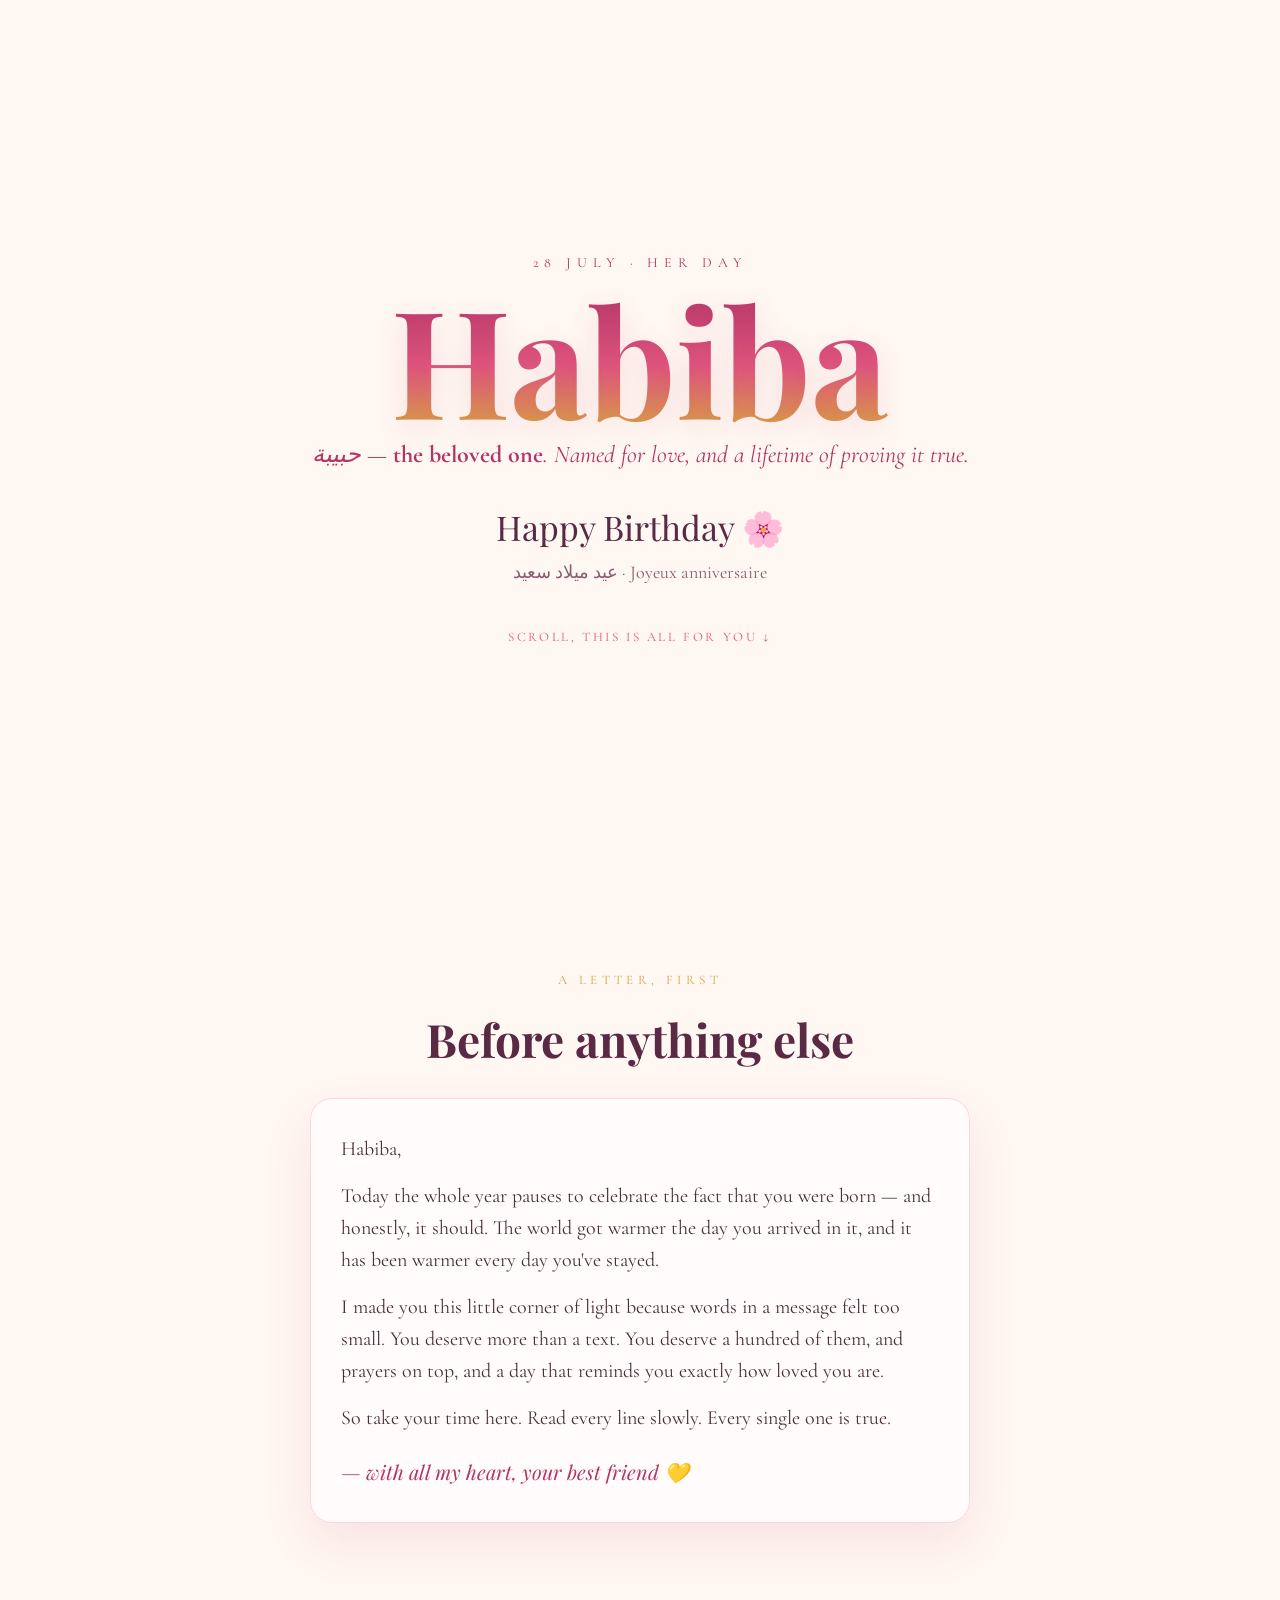
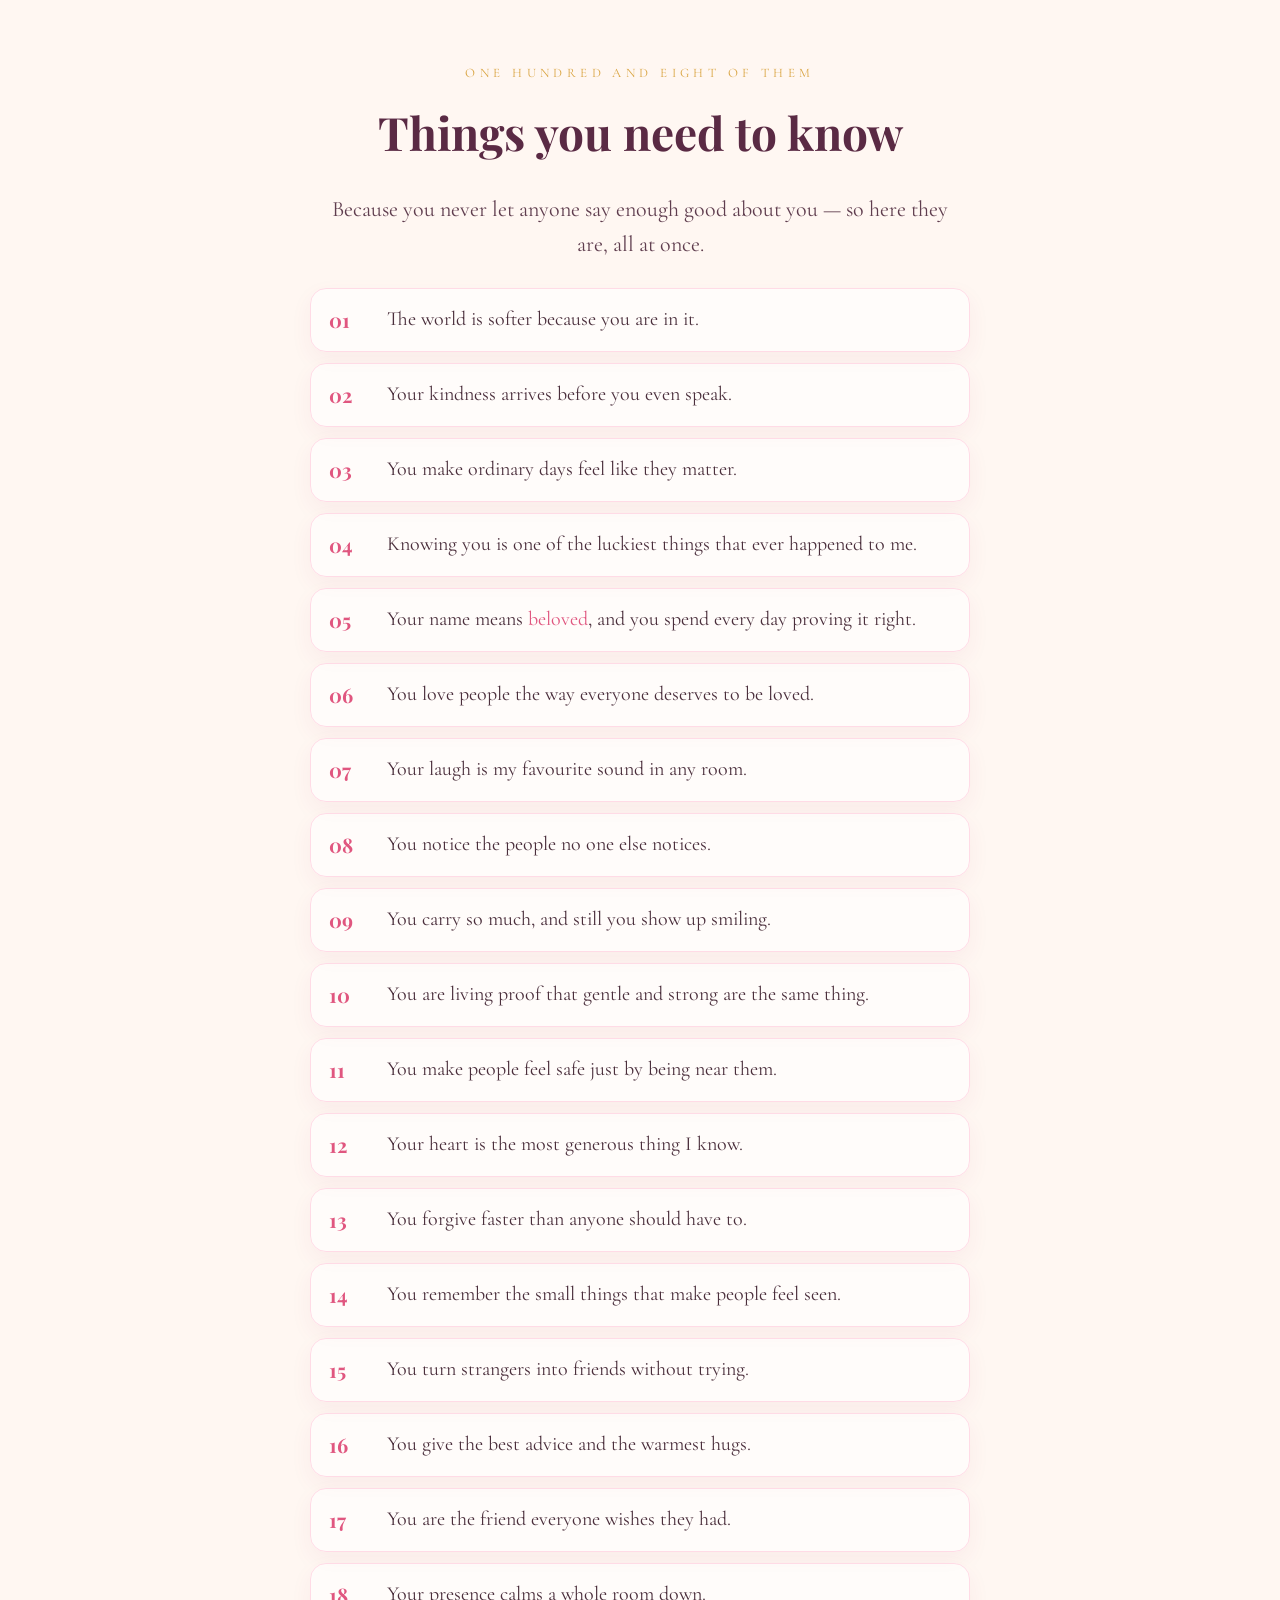
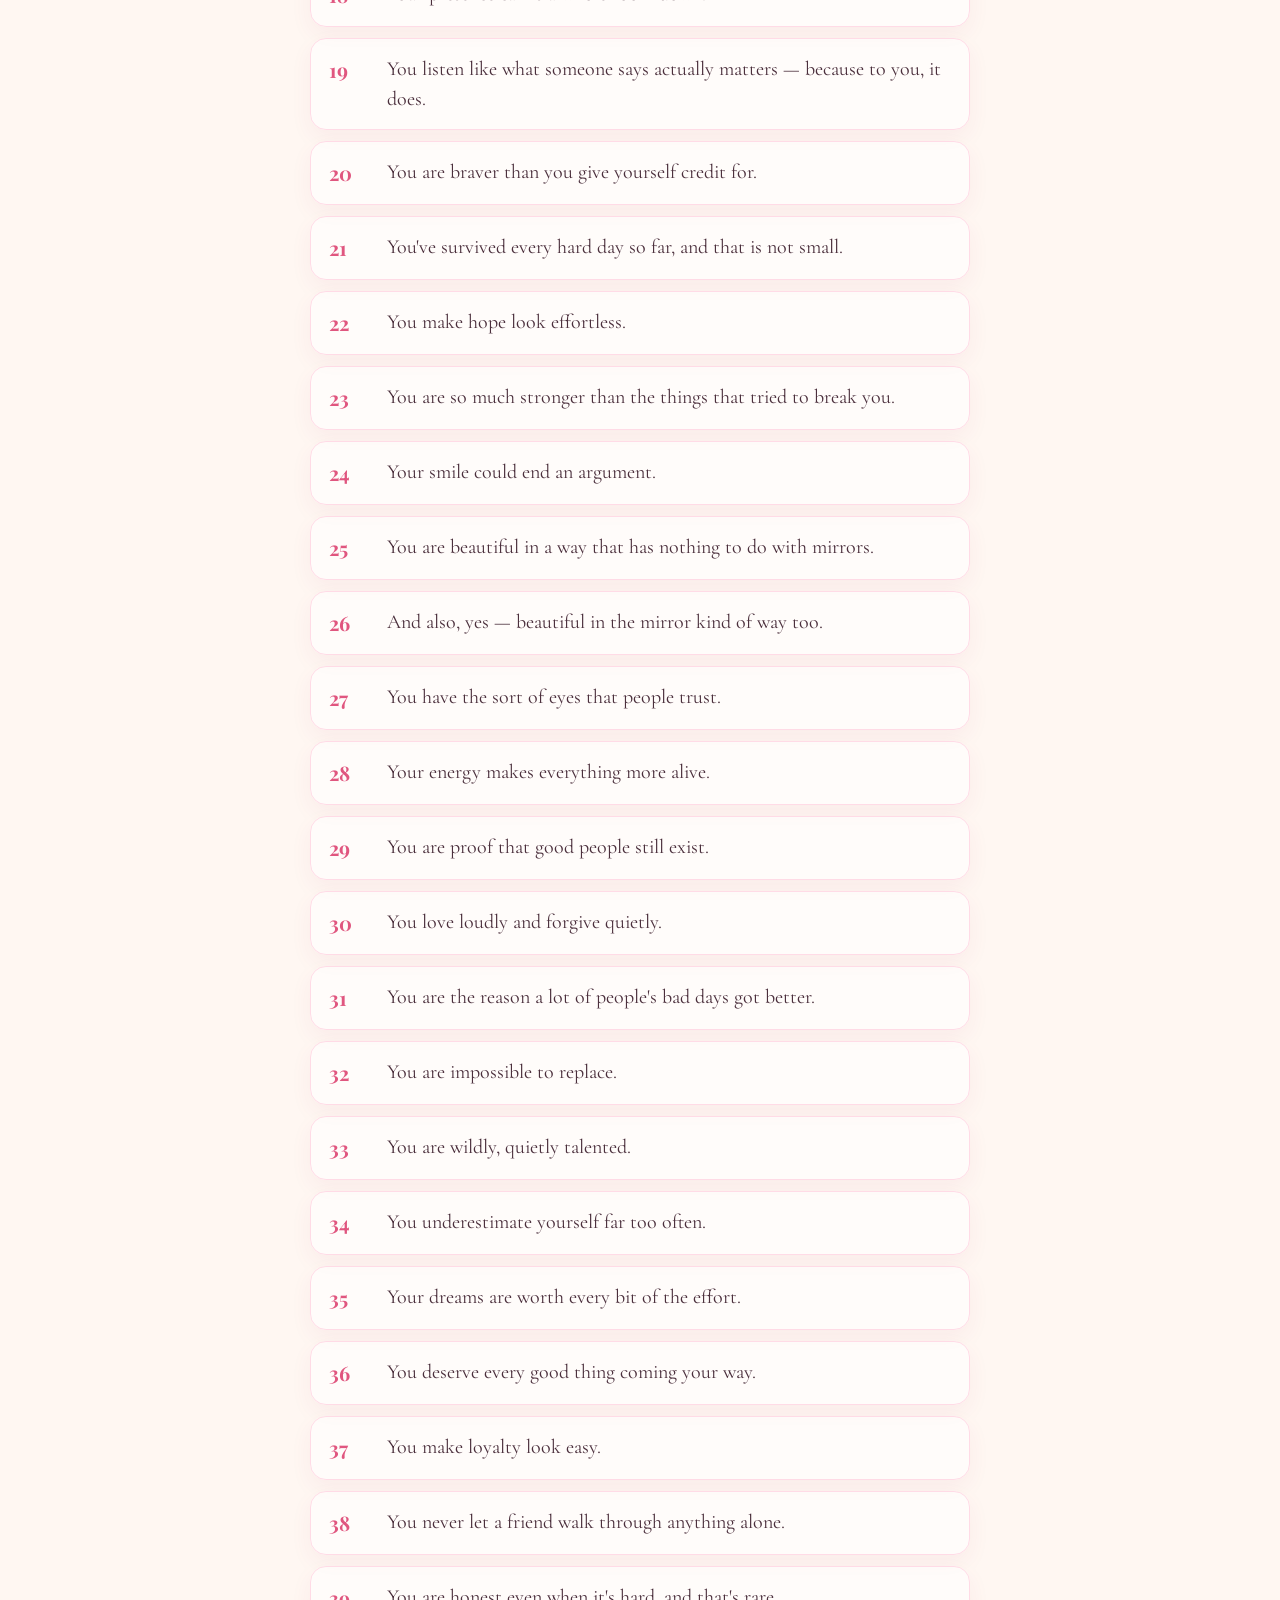
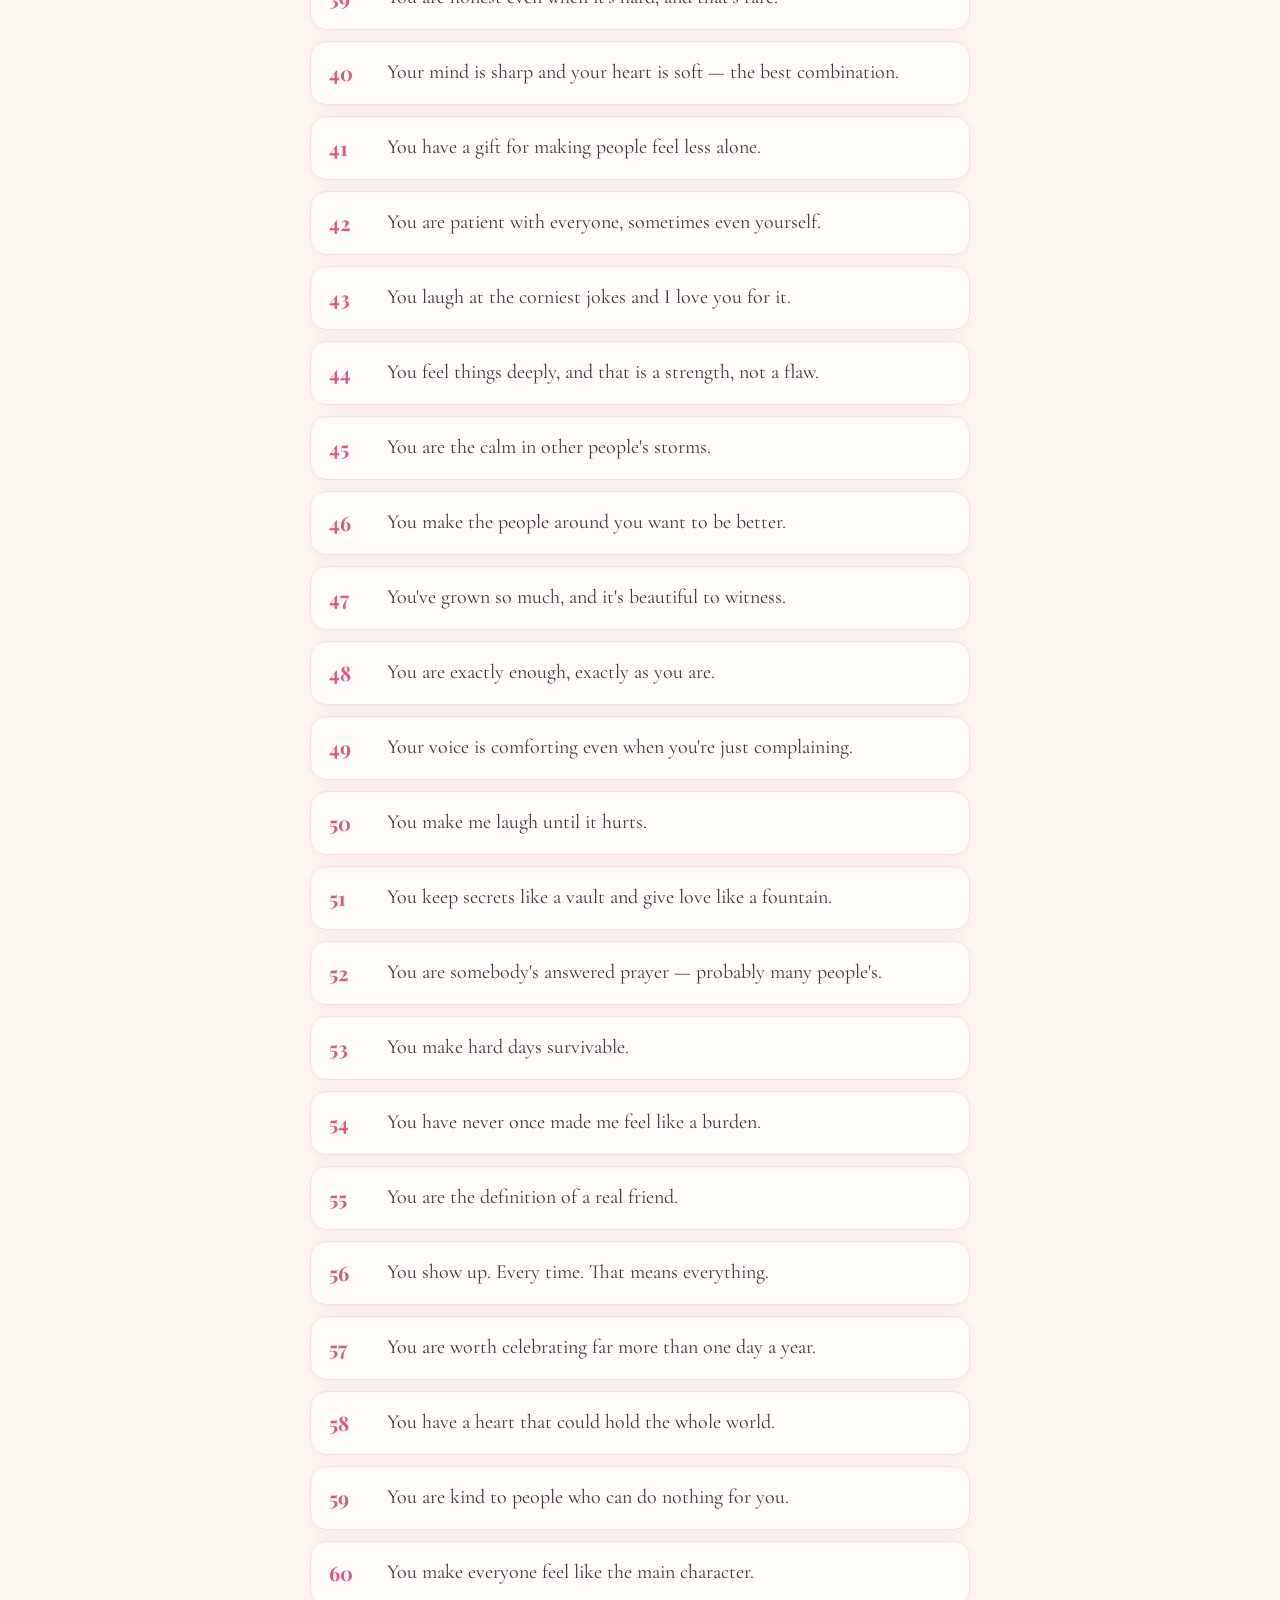
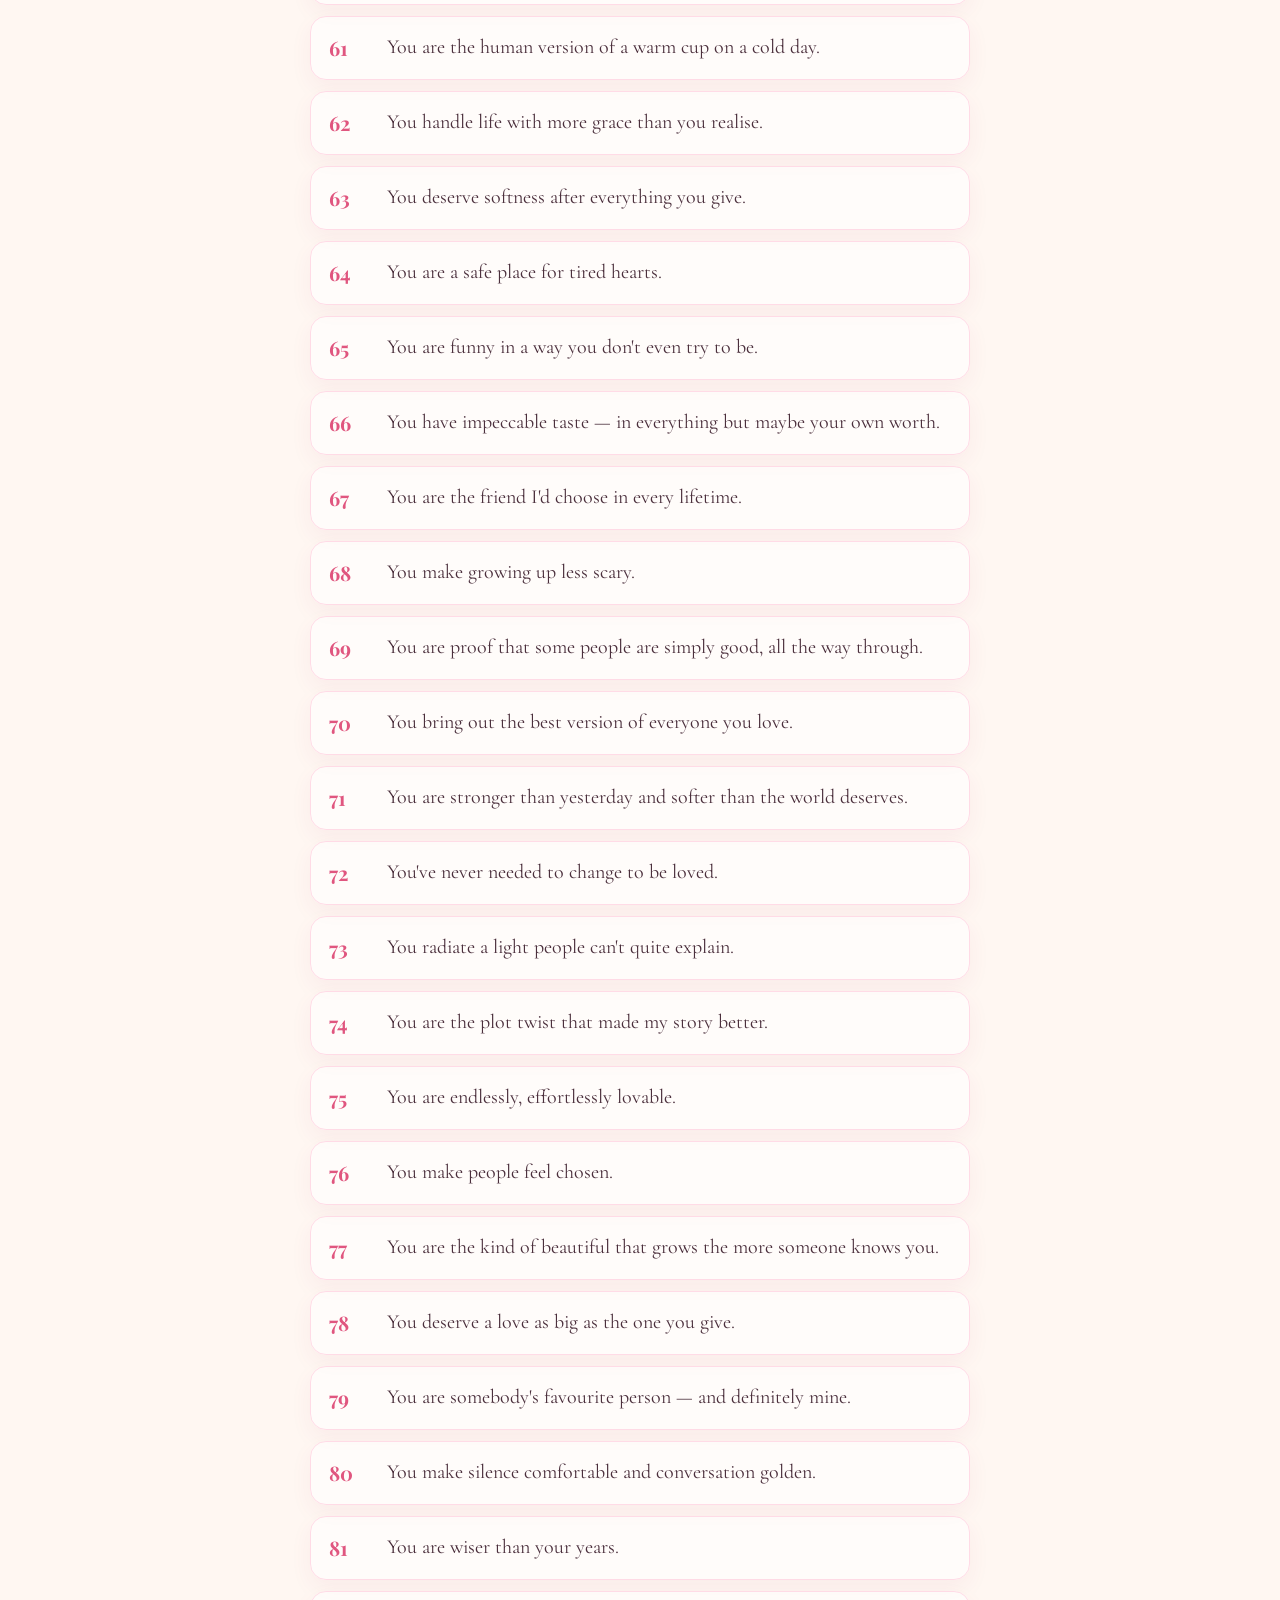
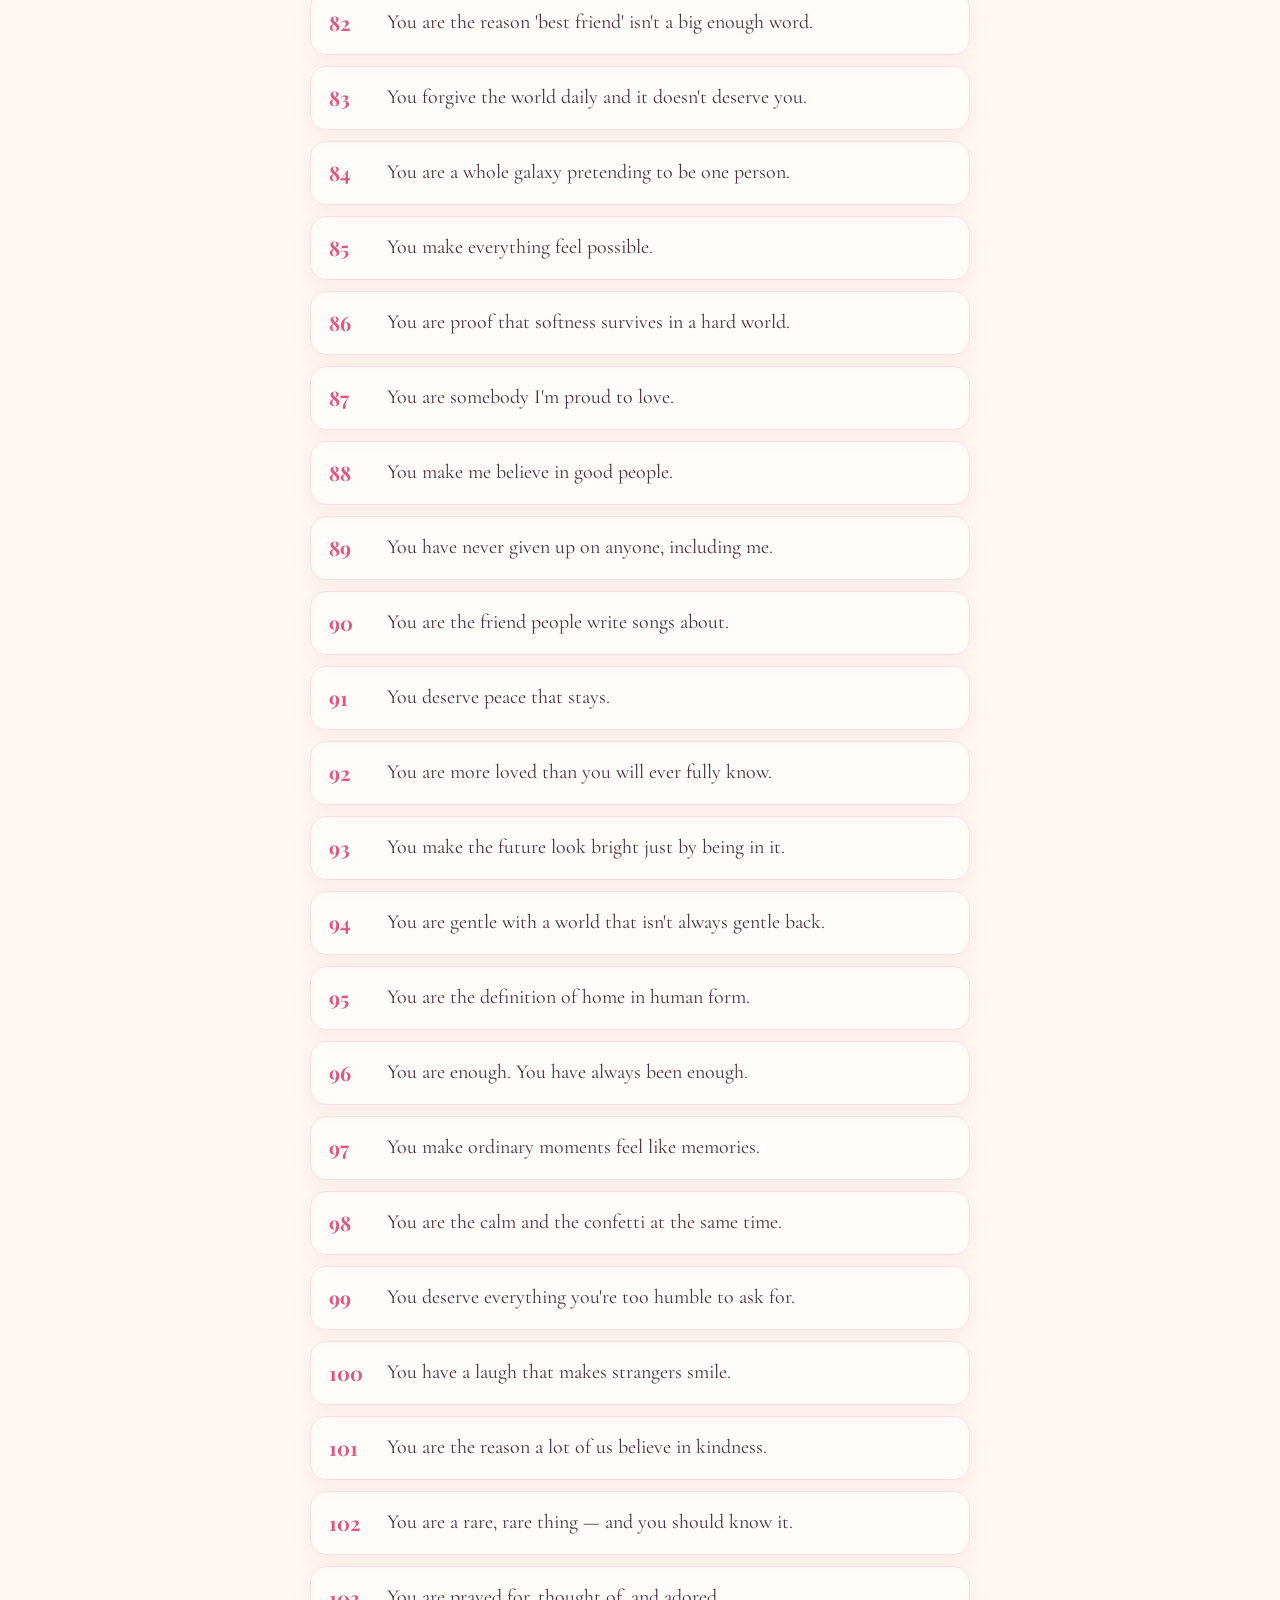
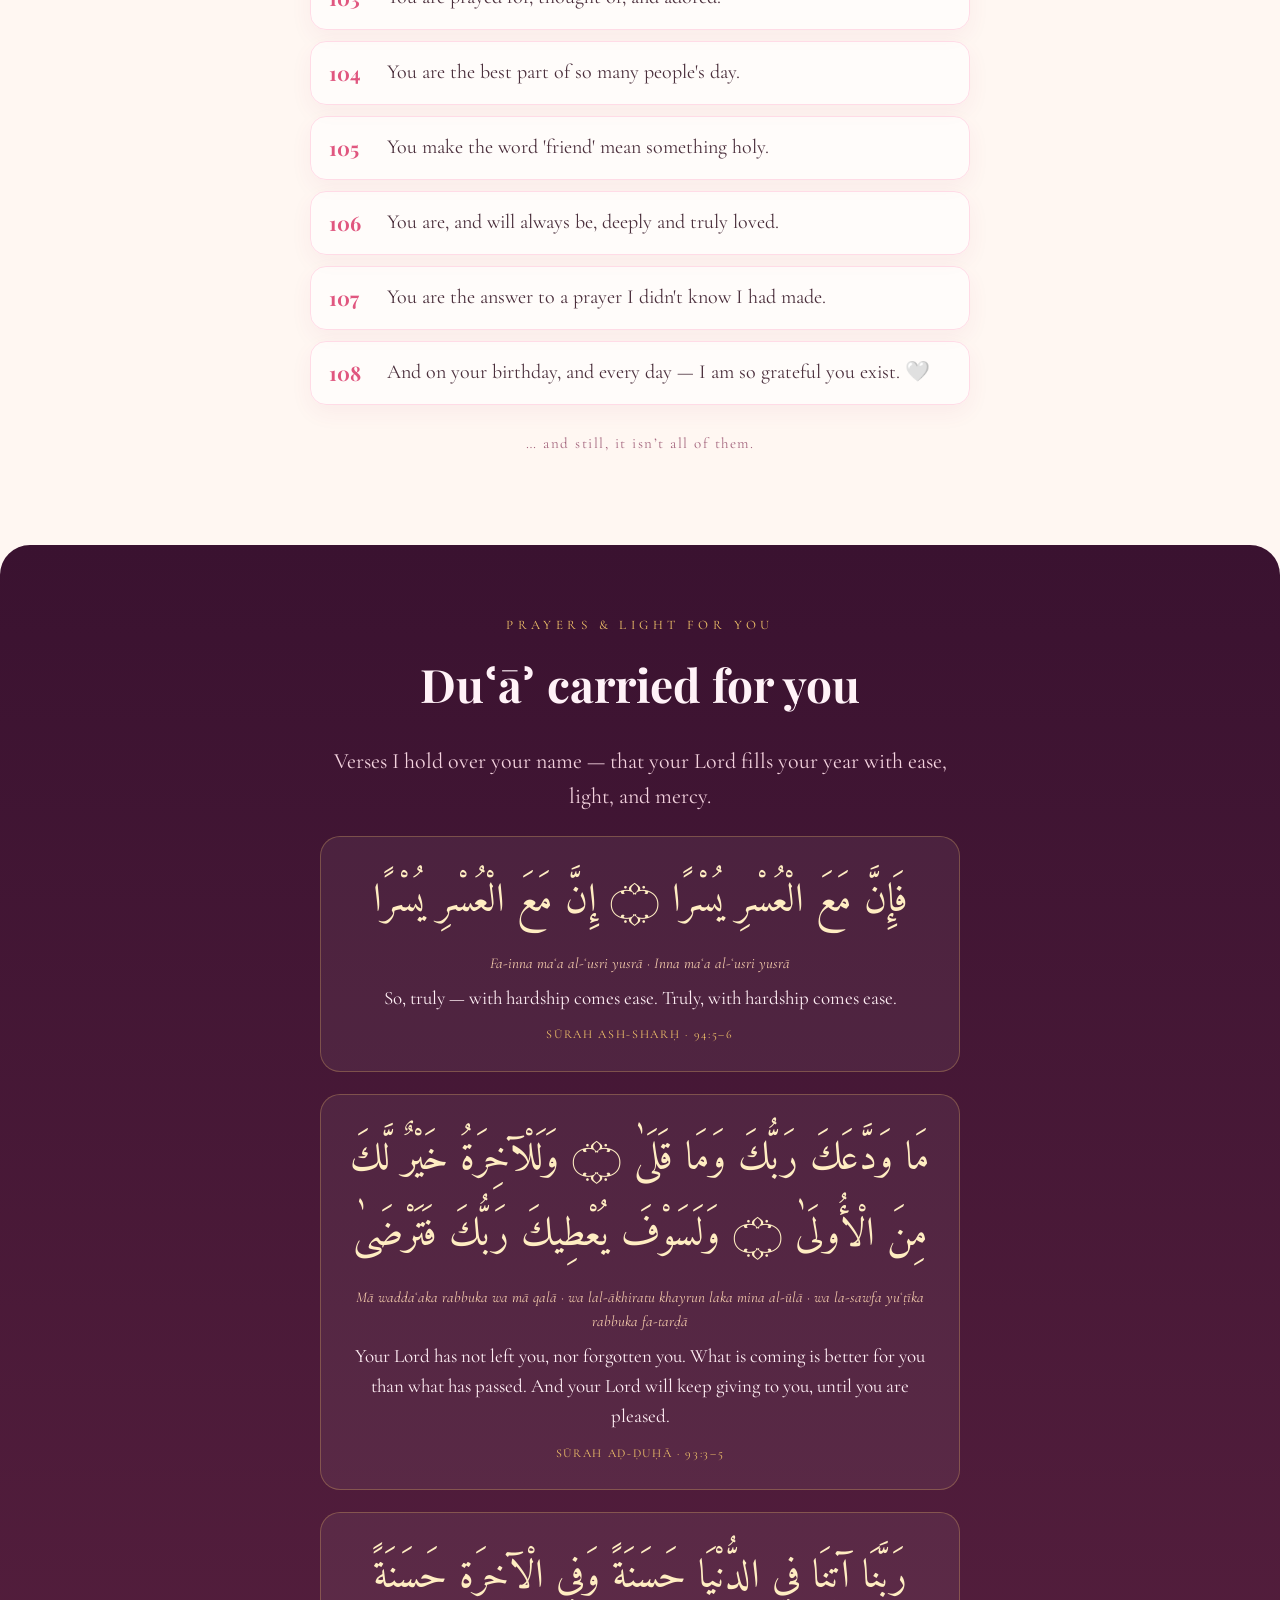
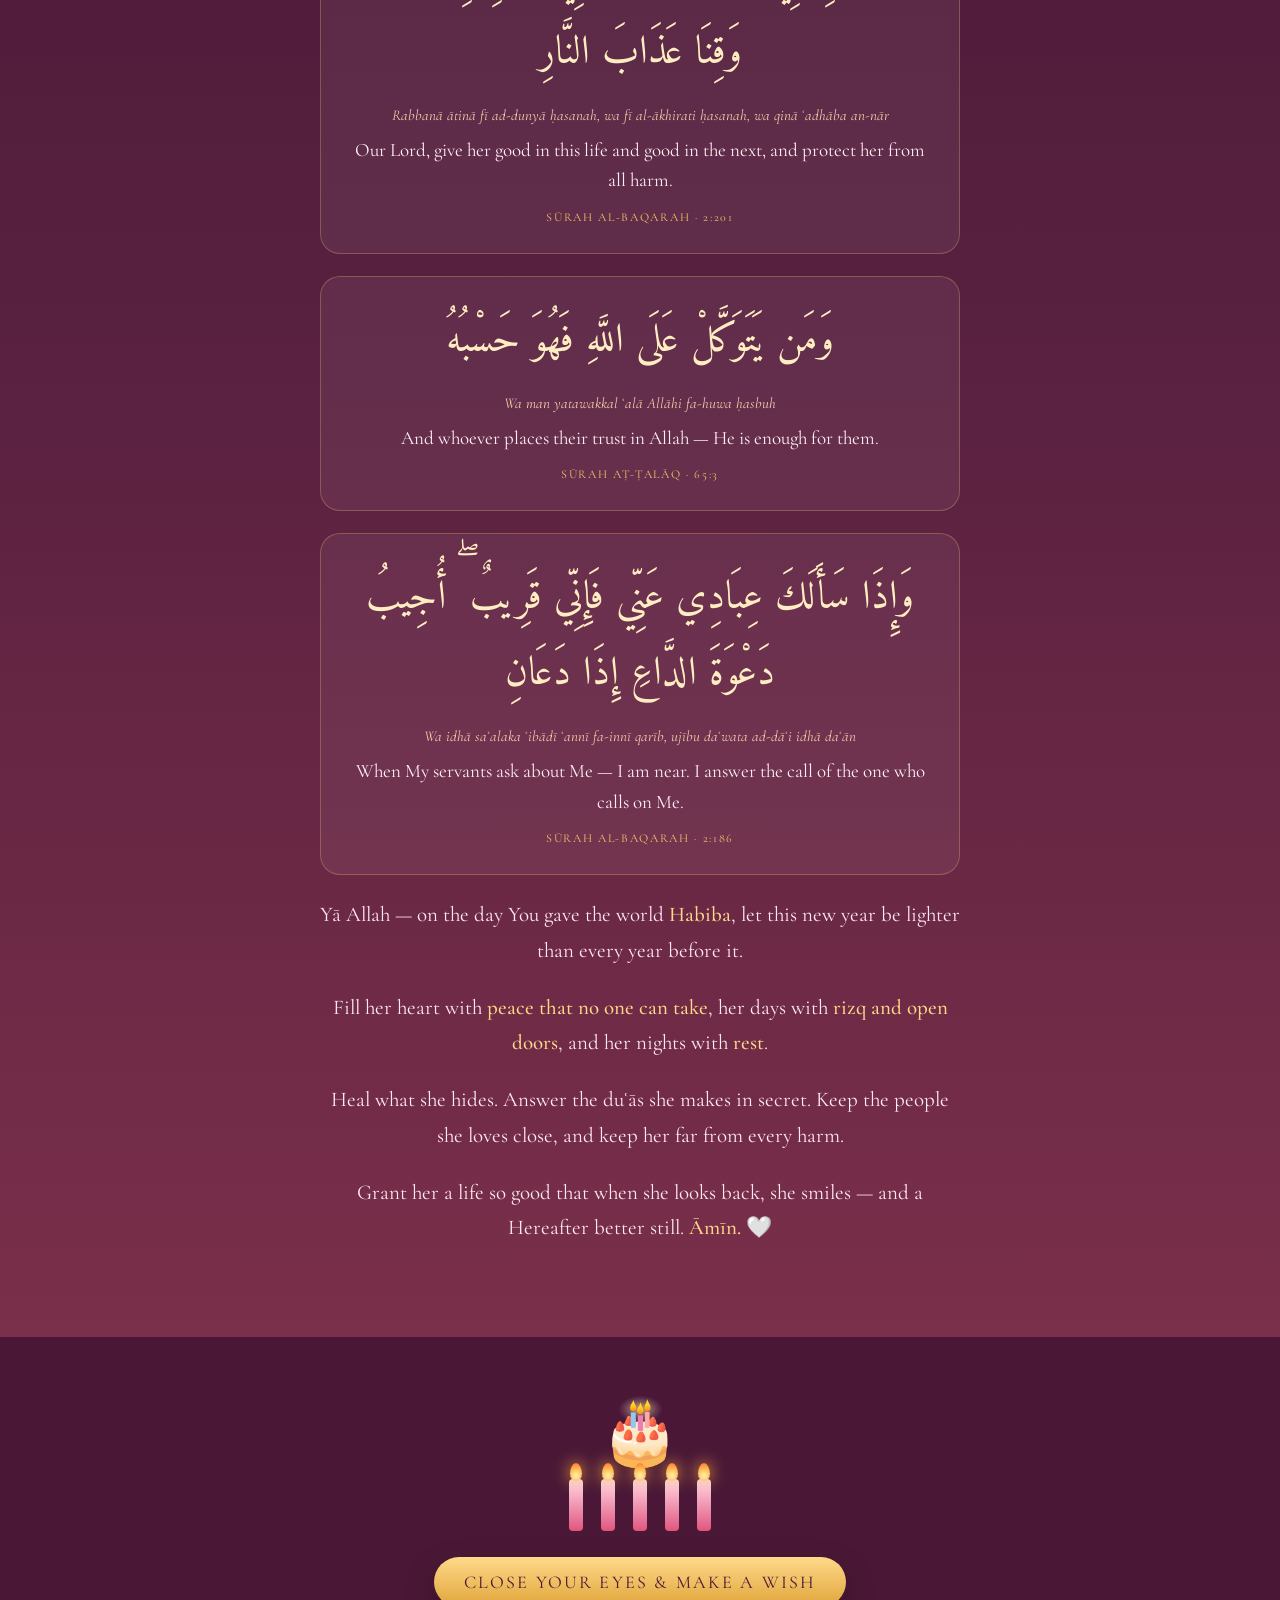
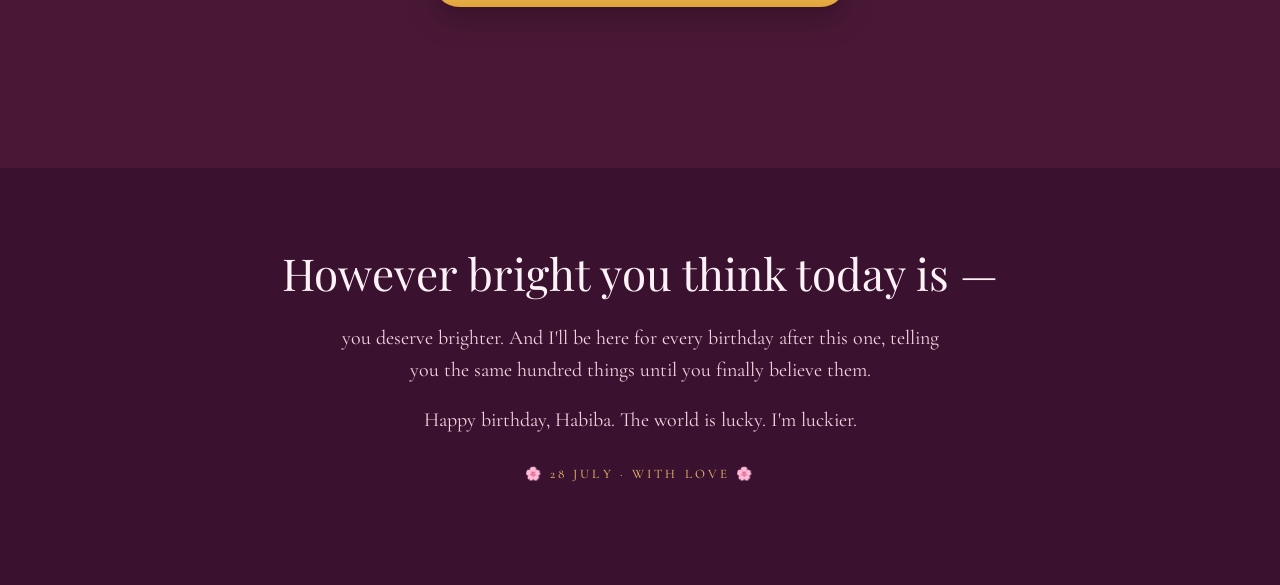
<file: docs/for-you/index.html>
<!DOCTYPE html>
<html lang="en">
<head>
<meta charset="UTF-8">
<meta name="viewport" content="width=device-width, initial-scale=1, viewport-fit=cover">
<title>for you 🌸</title>
<meta name="theme-color" content="#2a1220">
<!-- Neutral preview so the surprise isn't spoiled in a chat/link preview -->
<meta property="og:title" content="🌸 a little something for you">
<meta property="og:description" content="open this when you have a quiet moment to yourself 💛">
<meta name="twitter:card" content="summary">
<meta name="twitter:title" content="🌸 a little something for you">
<meta name="twitter:description" content="open this when you have a quiet moment to yourself 💛">
<link rel="preconnect" href="https://fonts.googleapis.com">
<link rel="preconnect" href="https://fonts.gstatic.com" crossorigin>
<link href="https://fonts.googleapis.com/css2?family=Playfair+Display:ital,wght@0,500;0,700;1,500&family=Cormorant+Garamond:ital,wght@0,400;0,500;1,400&family=Amiri:ital@0;1&display=swap" rel="stylesheet">
<style>
  :root{
    --ink:#3a1f2b; --rose:#e0567f; --rose-deep:#b23566; --gold:#d9a441;
    --blush:#ffe6ee; --cream:#fff7f2; --plum:#5a2a44;
    --serif:'Playfair Display', Georgia, 'Times New Roman', serif;
    --body:'Cormorant Garamond', Georgia, serif;
    --arab:'Amiri', 'Geeza Pro', 'Traditional Arabic', serif;
  }
  *{box-sizing:border-box;}
  html,body{margin:0;padding:0;}
  body{
    font-family:var(--body);
    color:var(--ink);
    background:
      radial-gradient(1200px 700px at 50% -10%, #ffd9e6 0%, #ffe9f0 30%, #fff7f2 60%),
      linear-gradient(180deg,#fff7f2,#ffeef4);
    -webkit-font-smoothing:antialiased;
    overflow-x:hidden;
    text-align:center;
    line-height:1.6;
  }
  .wrap{ max-width:820px; margin:0 auto; padding:0 22px; position:relative; z-index:2; }

  /* falling petals */
  .petals{ position:fixed; inset:0; pointer-events:none; z-index:1; overflow:hidden; }
  .petal{ position:absolute; top:-8vh; font-size:20px; opacity:.8; animation:fall linear infinite; }
  @keyframes fall{
    0%{ transform:translateY(-10vh) rotate(0deg); opacity:0; }
    10%{ opacity:.9; }
    100%{ transform:translateY(112vh) rotate(360deg); opacity:.15; }
  }

  /* ---- Hero ---- */
  .hero{ min-height:100svh; display:flex; flex-direction:column; align-items:center; justify-content:center; padding:40px 22px; }
  .kicker{
    font-family:var(--body); letter-spacing:.42em; text-transform:uppercase;
    font-size:14px; color:var(--rose-deep); margin-bottom:10px; opacity:0;
    animation:rise 1.2s .2s forwards;
  }
  .name{
    font-family:var(--serif); font-weight:700; color:var(--plum);
    font-size:clamp(64px,17vw,150px); line-height:.98; margin:6px 0 4px;
    background:linear-gradient(180deg,#b23566,#e0567f 55%,#d9a441);
    -webkit-background-clip:text; background-clip:text; -webkit-text-fill-color:transparent;
    opacity:0; animation:rise 1.3s .5s forwards; text-shadow:0 8px 30px rgba(178,53,102,.12);
  }
  .meaning{ font-style:italic; font-size:clamp(18px,4.5vw,24px); color:var(--rose-deep); opacity:0; animation:rise 1.3s .9s forwards; }
  .meaning b{ font-style:normal; }
  .hbd{ font-family:var(--serif); font-size:clamp(22px,6vw,34px); color:var(--plum); margin-top:26px; opacity:0; animation:rise 1.3s 1.2s forwards; }
  .sub-hbd{ font-size:clamp(15px,3.6vw,18px); color:#8a5c72; margin-top:4px; opacity:0; animation:rise 1.3s 1.5s forwards; }
  .scroll-hint{ margin-top:40px; font-size:13px; letter-spacing:.2em; text-transform:uppercase; color:var(--rose); opacity:0; animation:rise 1.3s 2s forwards, bob 2.4s 2.5s infinite; }
  @keyframes rise{ from{opacity:0; transform:translateY(22px);} to{opacity:1; transform:none;} }
  @keyframes bob{ 0%,100%{transform:translateY(0);} 50%{transform:translateY(7px);} }

  /* ---- Section frame ---- */
  section.block{ padding:70px 0; }
  .eyebrow{ font-family:var(--body); letter-spacing:.34em; text-transform:uppercase; font-size:13px; color:var(--gold); margin-bottom:12px; }
  .htitle{ font-family:var(--serif); font-weight:700; color:var(--plum); font-size:clamp(30px,7vw,46px); margin:0 0 22px; }
  .lead{ font-size:clamp(18px,4.6vw,22px); color:#5f3d4e; max-width:640px; margin:0 auto 8px; }

  /* ---- Letter ---- */
  .letter{
    background:rgba(255,255,255,.66); border:1px solid #ffd4e2; border-radius:22px;
    padding:34px 30px; max-width:660px; margin:0 auto; text-align:left;
    box-shadow:0 20px 50px rgba(178,53,102,.10); backdrop-filter:blur(4px);
  }
  .letter p{ font-size:clamp(17px,4.4vw,20px); color:#4b2f3c; margin:0 0 15px; }
  .letter p:last-child{ margin-bottom:0; }
  .letter .sign{ font-family:var(--serif); font-style:italic; color:var(--rose-deep); margin-top:22px; }

  /* ---- Compliments cascade ---- */
  .comp-list{ max-width:660px; margin:26px auto 0; }
  .comp{
    display:flex; gap:16px; align-items:flex-start; text-align:left;
    padding:15px 18px; margin:11px 0; border-radius:16px;
    background:rgba(255,255,255,.62); border:1px solid #ffdbe6;
    opacity:0; transform:translateY(24px); transition:opacity .7s, transform .7s;
    box-shadow:0 8px 22px rgba(178,53,102,.06);
  }
  .comp.show{ opacity:1; transform:none; }
  .comp .no{ font-family:var(--serif); font-weight:700; color:var(--rose); font-size:20px; min-width:42px; }
  .comp .txt{ font-size:clamp(17px,4.4vw,20px); color:#4b2f3c; line-height:1.5; }
  .comp .heart{ color:var(--rose); }
  .comp-count{ font-family:var(--body); font-size:15px; color:#a4667e; letter-spacing:.1em; margin-top:26px; }

  /* ---- Duaa / ayah ---- */
  .prayers{ background:linear-gradient(180deg,#3a1230,#5a2140 60%,#7a2f4a); color:#ffe9f1; margin-top:20px; border-radius:30px 30px 0 0; }
  .prayers .eyebrow{ color:#f4c66a; }
  .prayers .htitle{ color:#fff2f7; }
  .prayers .lead{ color:#f4d3df; }
  .ayah{
    max-width:640px; margin:22px auto; padding:26px 24px;
    background:rgba(255,255,255,.06); border:1px solid rgba(244,198,106,.28);
    border-radius:20px;
  }
  .ayah .ar{ font-family:var(--arab); font-size:clamp(26px,7vw,40px); line-height:1.9; color:#ffedc2; direction:rtl; margin-bottom:12px; }
  .ayah .tr{ font-style:italic; color:#f6cdad; font-size:15px; margin-bottom:8px; }
  .ayah .en{ font-size:clamp(16px,4.3vw,19px); color:#ffeef4; }
  .ayah .ref{ font-family:var(--body); letter-spacing:.14em; text-transform:uppercase; font-size:12px; color:#f4c66a; margin-top:12px; }
  .duaa{ max-width:640px; margin:16px auto; font-size:clamp(17px,4.5vw,21px); color:#ffe9f1; line-height:1.7; }
  .duaa b{ color:#ffd98a; font-weight:500; }

  /* ---- Candles / wish ---- */
  .wishwrap{ background:#4a1836; color:#ffe9f1; padding:64px 0 90px; }
  .cake{ font-size:64px; line-height:1; margin-bottom:6px; }
  .candles{ display:flex; gap:18px; justify-content:center; margin:14px 0 26px; }
  .candle{ position:relative; width:14px; height:52px; background:linear-gradient(#ffd9e6,#e0567f); border-radius:4px; }
  .flame{ position:absolute; top:-16px; left:50%; transform:translateX(-50%); width:12px; height:18px; border-radius:50% 50% 50% 50%/60% 60% 40% 40%; background:radial-gradient(circle at 50% 70%, #fff3b0, #ffb347 55%, #ff6a3d); box-shadow:0 0 16px #ffb347; animation:flick .5s infinite alternate; transform-origin:bottom; }
  @keyframes flick{ from{transform:translateX(-50%) scaleY(1) rotate(-3deg);} to{transform:translateX(-50%) scaleY(1.12) rotate(3deg);} }
  .candle.out .flame{ opacity:0; transition:opacity .3s; }
  .wishbtn{
    font-family:var(--body); font-size:18px; letter-spacing:.12em; text-transform:uppercase;
    color:#4a1836; background:linear-gradient(180deg,#ffd98a,#e0a53a); border:none;
    padding:14px 30px; border-radius:999px; cursor:pointer; box-shadow:0 12px 30px rgba(0,0,0,.25);
  }
  .wishbtn:hover{ filter:brightness(1.06); }
  .wishmsg{ font-family:var(--serif); font-size:clamp(22px,6vw,32px); color:#ffd98a; margin-top:26px; min-height:1.4em; opacity:0; transition:opacity .8s; }
  .wishmsg.show{ opacity:1; }

  /* ---- Closing ---- */
  .closing{ padding:70px 22px 100px; background:#3a1230; color:#ffe9f1; }
  .closing .big{ font-family:var(--serif); font-size:clamp(28px,7vw,44px); color:#fff2f7; margin:0 0 14px; }
  .closing p{ font-size:clamp(17px,4.5vw,20px); color:#f4d3df; max-width:600px; margin:0 auto 10px; }
  .stamp{ margin-top:28px; font-family:var(--body); letter-spacing:.24em; text-transform:uppercase; font-size:13px; color:#f4c66a; }

  /* confetti canvas */
  #confetti{ position:fixed; inset:0; pointer-events:none; z-index:5; }

  @media (prefers-reduced-motion:reduce){ *{ animation:none !important; } .comp{ opacity:1; transform:none; } }
</style>
</head>
<body>

<canvas id="confetti"></canvas>
<div class="petals" id="petals"></div>

<!-- HERO -->
<header class="hero">
  <div class="wrap">
    <div class="kicker">28 July · Her Day</div>
    <h1 class="name">Habiba</h1>
    <div class="meaning">حبيبة — <b>the beloved one</b>. Named for love, and a lifetime of proving it true.</div>
    <div class="hbd">Happy Birthday 🌸</div>
    <div class="sub-hbd">عيد ميلاد سعيد · Joyeux anniversaire</div>
    <div class="scroll-hint">scroll, this is all for you ↓</div>
  </div>
</header>

<!-- LETTER -->
<section class="block">
  <div class="wrap">
    <div class="eyebrow">A letter, first</div>
    <h2 class="htitle">Before anything else</h2>
    <div class="letter">
      <p>Habiba,</p>
      <p>Today the whole year pauses to celebrate the fact that you were born — and honestly, it should. The world got warmer the day you arrived in it, and it has been warmer every day you've stayed.</p>
      <p>I made you this little corner of light because words in a message felt too small. You deserve more than a text. You deserve a hundred of them, and prayers on top, and a day that reminds you exactly how loved you are.</p>
      <p>So take your time here. Read every line slowly. Every single one is true.</p>
      <p class="sign">— with all my heart, your best friend 💛</p>
    </div>
  </div>
</section>

<!-- COMPLIMENTS -->
<section class="block">
  <div class="wrap">
    <div class="eyebrow">One hundred and eight of them</div>
    <h2 class="htitle">Things you need to know</h2>
    <p class="lead">Because you never let anyone say enough good about you — so here they are, all at once.</p>
    <div class="comp-list" id="comps"></div>
    <div class="comp-count" id="compcount"></div>
  </div>
</section>

<!-- PRAYERS -->
<section class="block prayers">
  <div class="wrap">
    <div class="eyebrow">Prayers & light for you</div>
    <h2 class="htitle">Duʿāʾ carried for you</h2>
    <p class="lead">Verses I hold over your name — that your Lord fills your year with ease, light, and mercy.</p>

    <div class="ayah">
      <div class="ar">فَإِنَّ مَعَ الْعُسْرِ يُسْرًا ۝ إِنَّ مَعَ الْعُسْرِ يُسْرًا</div>
      <div class="tr">Fa-inna maʿa al-ʿusri yusrā · Inna maʿa al-ʿusri yusrā</div>
      <div class="en">So, truly — with hardship comes ease. Truly, with hardship comes ease.</div>
      <div class="ref">Sūrah Ash-Sharḥ · 94:5–6</div>
    </div>

    <div class="ayah">
      <div class="ar">مَا وَدَّعَكَ رَبُّكَ وَمَا قَلَىٰ ۝ وَلَلْآخِرَةُ خَيْرٌ لَّكَ مِنَ الْأُولَىٰ ۝ وَلَسَوْفَ يُعْطِيكَ رَبُّكَ فَتَرْضَىٰ</div>
      <div class="tr">Mā waddaʿaka rabbuka wa mā qalā · wa lal-ākhiratu khayrun laka mina al-ūlā · wa la-sawfa yuʿṭīka rabbuka fa-tarḍā</div>
      <div class="en">Your Lord has not left you, nor forgotten you. What is coming is better for you than what has passed. And your Lord will keep giving to you, until you are pleased.</div>
      <div class="ref">Sūrah Aḍ-Ḍuḥā · 93:3–5</div>
    </div>

    <div class="ayah">
      <div class="ar">رَبَّنَا آتِنَا فِي الدُّنْيَا حَسَنَةً وَفِي الْآخِرَةِ حَسَنَةً وَقِنَا عَذَابَ النَّارِ</div>
      <div class="tr">Rabbanā ātinā fī ad-dunyā ḥasanah, wa fī al-ākhirati ḥasanah, wa qinā ʿadhāba an-nār</div>
      <div class="en">Our Lord, give her good in this life and good in the next, and protect her from all harm.</div>
      <div class="ref">Sūrah Al-Baqarah · 2:201</div>
    </div>

    <div class="ayah">
      <div class="ar">وَمَن يَتَوَكَّلْ عَلَى اللَّهِ فَهُوَ حَسْبُهُ</div>
      <div class="tr">Wa man yatawakkal ʿalā Allāhi fa-huwa ḥasbuh</div>
      <div class="en">And whoever places their trust in Allah — He is enough for them.</div>
      <div class="ref">Sūrah Aṭ-Ṭalāq · 65:3</div>
    </div>

    <div class="ayah">
      <div class="ar">وَإِذَا سَأَلَكَ عِبَادِي عَنِّي فَإِنِّي قَرِيبٌ ۖ أُجِيبُ دَعْوَةَ الدَّاعِ إِذَا دَعَانِ</div>
      <div class="tr">Wa idhā saʾalaka ʿibādī ʿannī fa-innī qarīb, ujību daʿwata ad-dāʿi idhā daʿān</div>
      <div class="en">When My servants ask about Me — I am near. I answer the call of the one who calls on Me.</div>
      <div class="ref">Sūrah Al-Baqarah · 2:186</div>
    </div>

    <div class="duaa">
      <p>Yā Allah — on the day You gave the world <b>Habiba</b>, let this new year be lighter than every year before it.</p>
      <p>Fill her heart with <b>peace that no one can take</b>, her days with <b>rizq and open doors</b>, and her nights with <b>rest</b>.</p>
      <p>Heal what she hides. Answer the duʿās she makes in secret. Keep the people she loves close, and keep her far from every harm.</p>
      <p>Grant her a life so good that when she looks back, she smiles — and a Hereafter better still. <b>Āmīn.</b> 🤍</p>
    </div>
  </div>
</section>

<!-- WISH -->
<section class="wishwrap">
  <div class="wrap">
    <div class="cake">🎂</div>
    <div class="candles" id="candles">
      <div class="candle"><div class="flame"></div></div>
      <div class="candle"><div class="flame"></div></div>
      <div class="candle"><div class="flame"></div></div>
      <div class="candle"><div class="flame"></div></div>
      <div class="candle"><div class="flame"></div></div>
    </div>
    <button class="wishbtn" id="wishbtn">Close your eyes &amp; make a wish</button>
    <div class="wishmsg" id="wishmsg"></div>
  </div>
</section>

<!-- CLOSING -->
<footer class="closing">
  <div class="wrap">
    <div class="big">However bright you think today is —</div>
    <p>you deserve brighter. And I'll be here for every birthday after this one, telling you the same hundred things until you finally believe them.</p>
    <p style="margin-top:18px;">Happy birthday, Habiba. The world is lucky. I'm luckier.</p>
    <div class="stamp">🌸 28 July · with love 🌸</div>
  </div>
</footer>

<script>
// ---- petals ----
(function(){
  const box=document.getElementById('petals'), kinds=['🌸','🌷','💗','✨','🌹'];
  for(let i=0;i<26;i++){
    const p=document.createElement('div'); p.className='petal';
    p.textContent=kinds[i%kinds.length];
    p.style.left=(Math.random()*100)+'vw';
    p.style.animationDuration=(7+Math.random()*9)+'s';
    p.style.animationDelay=(-Math.random()*12)+'s';
    p.style.fontSize=(14+Math.random()*18)+'px';
    box.appendChild(p);
  }
})();

// ---- 108 compliments ----
const COMPLIMENTS = [
  "The world is softer because you are in it.",
  "Your kindness arrives before you even speak.",
  "You make ordinary days feel like they matter.",
  "Knowing you is one of the luckiest things that ever happened to me.",
  "Your name means <span class='heart'>beloved</span>, and you spend every day proving it right.",
  "You love people the way everyone deserves to be loved.",
  "Your laugh is my favourite sound in any room.",
  "You notice the people no one else notices.",
  "You carry so much, and still you show up smiling.",
  "You are living proof that gentle and strong are the same thing.",
  "You make people feel safe just by being near them.",
  "Your heart is the most generous thing I know.",
  "You forgive faster than anyone should have to.",
  "You remember the small things that make people feel seen.",
  "You turn strangers into friends without trying.",
  "You give the best advice and the warmest hugs.",
  "You are the friend everyone wishes they had.",
  "Your presence calms a whole room down.",
  "You listen like what someone says actually matters — because to you, it does.",
  "You are braver than you give yourself credit for.",
  "You've survived every hard day so far, and that is not small.",
  "You make hope look effortless.",
  "You are so much stronger than the things that tried to break you.",
  "Your smile could end an argument.",
  "You are beautiful in a way that has nothing to do with mirrors.",
  "And also, yes — beautiful in the mirror kind of way too.",
  "You have the sort of eyes that people trust.",
  "Your energy makes everything more alive.",
  "You are proof that good people still exist.",
  "You love loudly and forgive quietly.",
  "You are the reason a lot of people's bad days got better.",
  "You are impossible to replace.",
  "You are wildly, quietly talented.",
  "You underestimate yourself far too often.",
  "Your dreams are worth every bit of the effort.",
  "You deserve every good thing coming your way.",
  "You make loyalty look easy.",
  "You never let a friend walk through anything alone.",
  "You are honest even when it's hard, and that's rare.",
  "Your mind is sharp and your heart is soft — the best combination.",
  "You have a gift for making people feel less alone.",
  "You are patient with everyone, sometimes even yourself.",
  "You laugh at the corniest jokes and I love you for it.",
  "You feel things deeply, and that is a strength, not a flaw.",
  "You are the calm in other people's storms.",
  "You make the people around you want to be better.",
  "You've grown so much, and it's beautiful to witness.",
  "You are exactly enough, exactly as you are.",
  "Your voice is comforting even when you're just complaining.",
  "You make me laugh until it hurts.",
  "You keep secrets like a vault and give love like a fountain.",
  "You are somebody's answered prayer — probably many people's.",
  "You make hard days survivable.",
  "You have never once made me feel like a burden.",
  "You are the definition of a real friend.",
  "You show up. Every time. That means everything.",
  "You are worth celebrating far more than one day a year.",
  "You have a heart that could hold the whole world.",
  "You are kind to people who can do nothing for you.",
  "You make everyone feel like the main character.",
  "You are the human version of a warm cup on a cold day.",
  "You handle life with more grace than you realise.",
  "You deserve softness after everything you give.",
  "You are a safe place for tired hearts.",
  "You are funny in a way you don't even try to be.",
  "You have impeccable taste — in everything but maybe your own worth.",
  "You are the friend I'd choose in every lifetime.",
  "You make growing up less scary.",
  "You are proof that some people are simply good, all the way through.",
  "You bring out the best version of everyone you love.",
  "You are stronger than yesterday and softer than the world deserves.",
  "You've never needed to change to be loved.",
  "You radiate a light people can't quite explain.",
  "You are the plot twist that made my story better.",
  "You are endlessly, effortlessly lovable.",
  "You make people feel chosen.",
  "You are the kind of beautiful that grows the more someone knows you.",
  "You deserve a love as big as the one you give.",
  "You are somebody's favourite person — and definitely mine.",
  "You make silence comfortable and conversation golden.",
  "You are wiser than your years.",
  "You are the reason 'best friend' isn't a big enough word.",
  "You forgive the world daily and it doesn't deserve you.",
  "You are a whole galaxy pretending to be one person.",
  "You make everything feel possible.",
  "You are proof that softness survives in a hard world.",
  "You are somebody I'm proud to love.",
  "You make me believe in good people.",
  "You have never given up on anyone, including me.",
  "You are the friend people write songs about.",
  "You deserve peace that stays.",
  "You are more loved than you will ever fully know.",
  "You make the future look bright just by being in it.",
  "You are gentle with a world that isn't always gentle back.",
  "You are the definition of home in human form.",
  "You are enough. You have always been enough.",
  "You make ordinary moments feel like memories.",
  "You are the calm and the confetti at the same time.",
  "You deserve everything you're too humble to ask for.",
  "You have a laugh that makes strangers smile.",
  "You are the reason a lot of us believe in kindness.",
  "You are a rare, rare thing — and you should know it.",
  "You are prayed for, thought of, and adored.",
  "You are the best part of so many people's day.",
  "You make the word 'friend' mean something holy.",
  "You are, and will always be, deeply and truly loved.",
  "You are the answer to a prayer I didn't know I had made.",
  "And on your birthday, and every day — I am so grateful you exist. 🤍"
];

(function(){
  const box=document.getElementById('comps');
  COMPLIMENTS.forEach((c,i)=>{
    const d=document.createElement('div'); d.className='comp';
    d.innerHTML=`<div class="no">${String(i+1).padStart(2,'0')}</div><div class="txt">${c}</div>`;
    box.appendChild(d);
  });
  document.getElementById('compcount').textContent='… and still, it isn’t all of them.';
  const io=new IntersectionObserver((es)=>{
    es.forEach(e=>{ if(e.isIntersecting){ e.target.classList.add('show'); io.unobserve(e.target); } });
  },{threshold:.15});
  document.querySelectorAll('.comp').forEach(c=>io.observe(c));
})();

// ---- confetti ----
const cv=document.getElementById('confetti'), ctx=cv.getContext('2d');
let parts=[]; function size(){ cv.width=innerWidth; cv.height=innerHeight; } size(); addEventListener('resize',size);
const COL=['#e0567f','#d9a441','#ffd9e6','#b23566','#ffb347','#ff6a9a'];
function burst(n,originY){
  for(let i=0;i<n;i++) parts.push({
    x:Math.random()*cv.width, y:(originY!=null?originY:-20)+Math.random()*40,
    vx:(Math.random()-.5)*7, vy:Math.random()*5+2, g:.12,
    s:6+Math.random()*7, c:COL[i%COL.length], a:1, rot:Math.random()*6, vr:(Math.random()-.5)*.3
  });
}
function loop(){
  ctx.clearRect(0,0,cv.width,cv.height);
  parts.forEach(p=>{ p.vy+=p.g; p.x+=p.vx; p.y+=p.vy; p.rot+=p.vr; p.a-=.006;
    ctx.save(); ctx.globalAlpha=Math.max(0,p.a); ctx.translate(p.x,p.y); ctx.rotate(p.rot);
    ctx.fillStyle=p.c; ctx.fillRect(-p.s/2,-p.s/2,p.s,p.s*.6); ctx.restore();
  });
  parts=parts.filter(p=>p.a>0 && p.y<cv.height+30);
  requestAnimationFrame(loop);
}
loop();
setTimeout(()=>burst(140),400);   // welcome burst

// ---- make a wish ----
const wishes=[
  "Your wish is already on its way. 🌠",
  "Consider it heard — and held. 🤍",
  "May this be the year it all begins to go right for you.",
  "The candles are out. The blessings are in. 🌸",
  "Whatever you wished — you deserve it, and more."
];
document.getElementById('wishbtn').addEventListener('click',()=>{
  document.querySelectorAll('#candles .candle').forEach((c,i)=>setTimeout(()=>c.classList.add('out'), i*180));
  setTimeout(()=>{ burst(180, cv.height*0.35);
    const m=document.getElementById('wishmsg'); m.textContent=wishes[Math.floor(Math.random()*wishes.length)]; m.classList.add('show');
  }, 5*180+150);
});
</script>
</body>
</html>
</file>
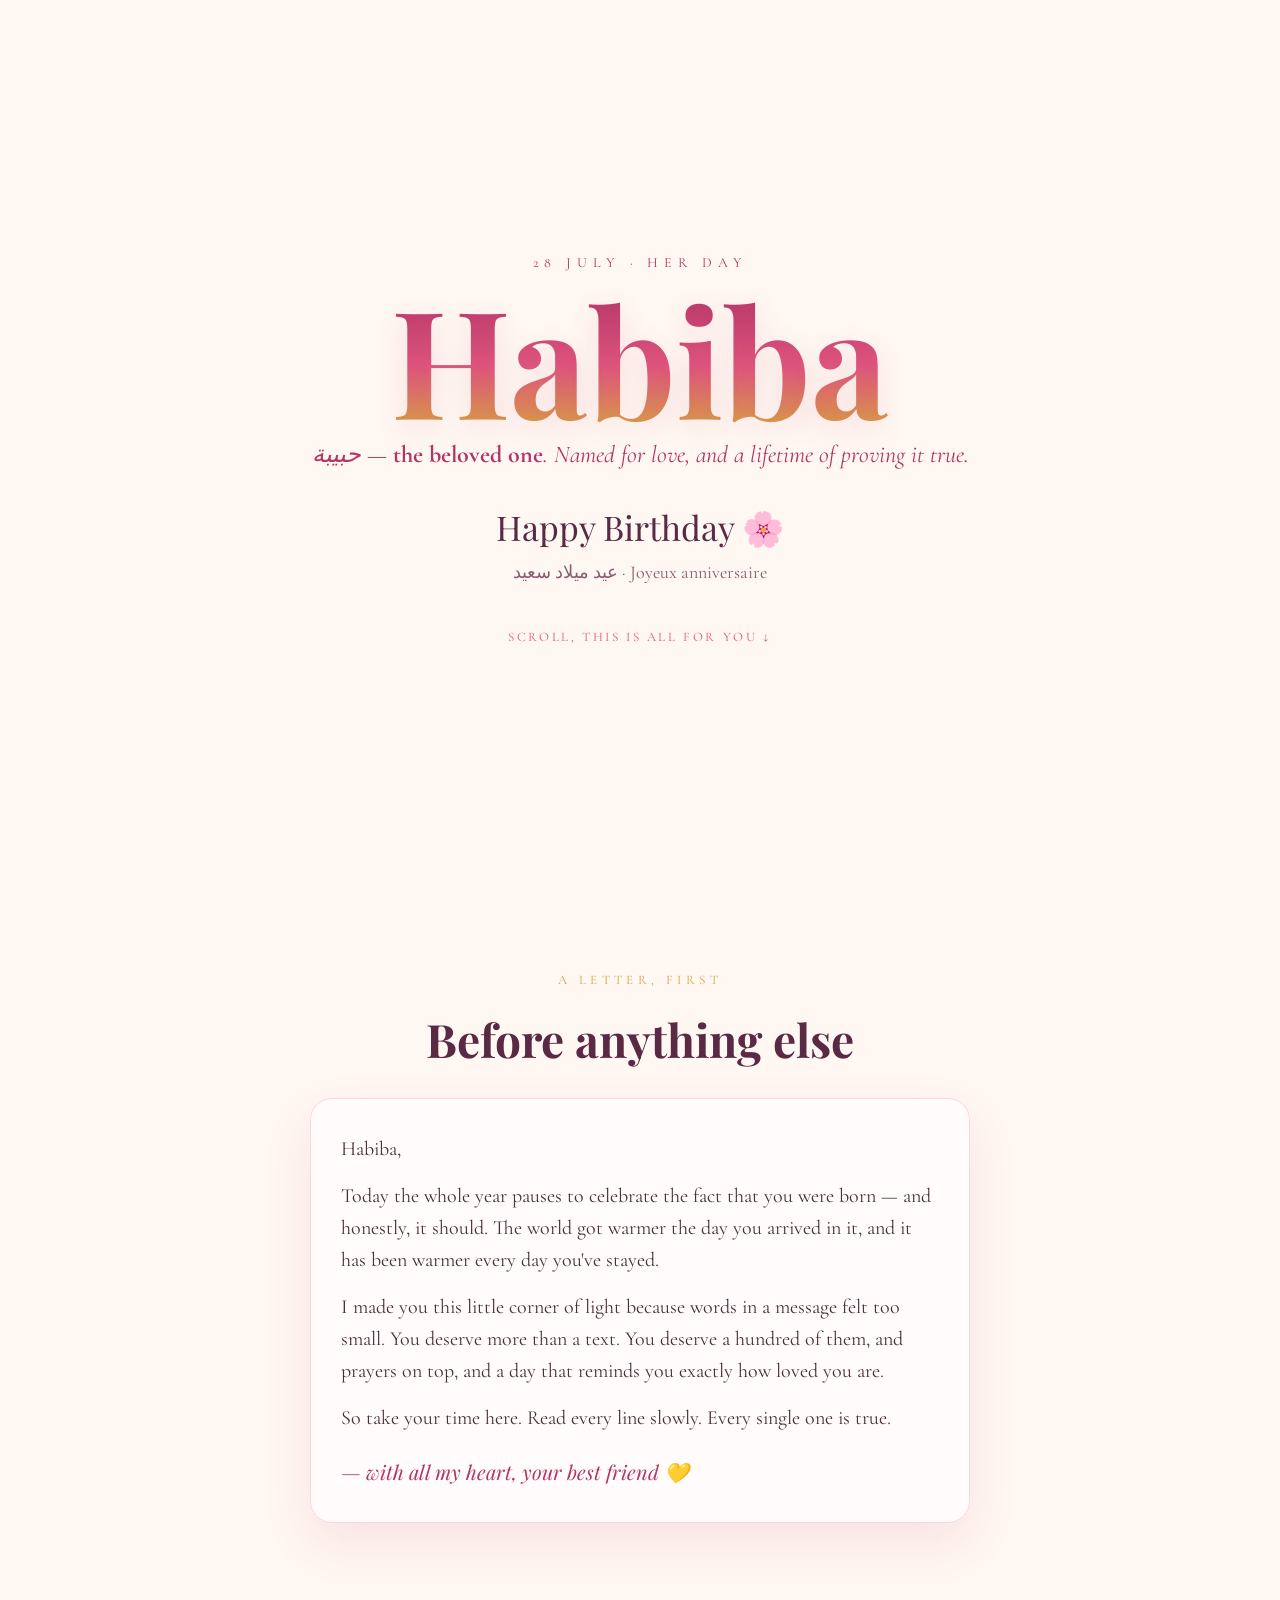
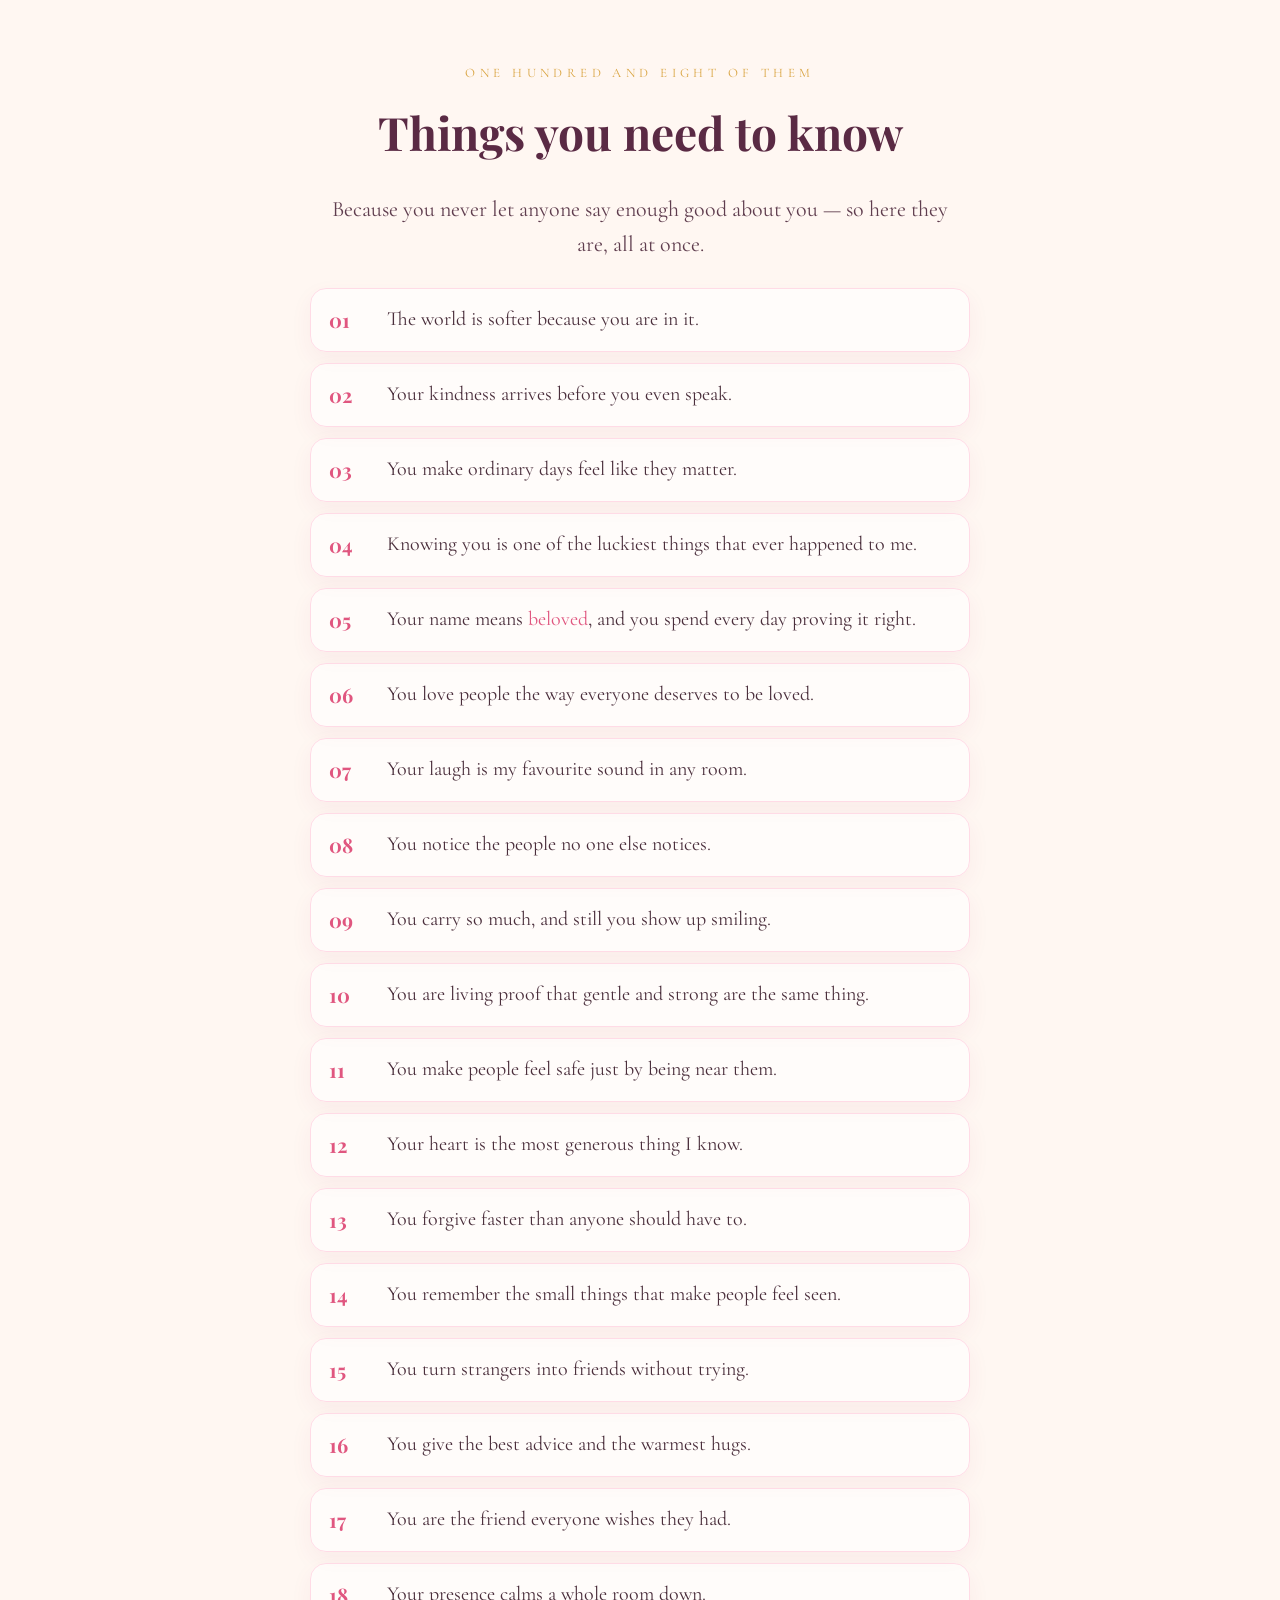
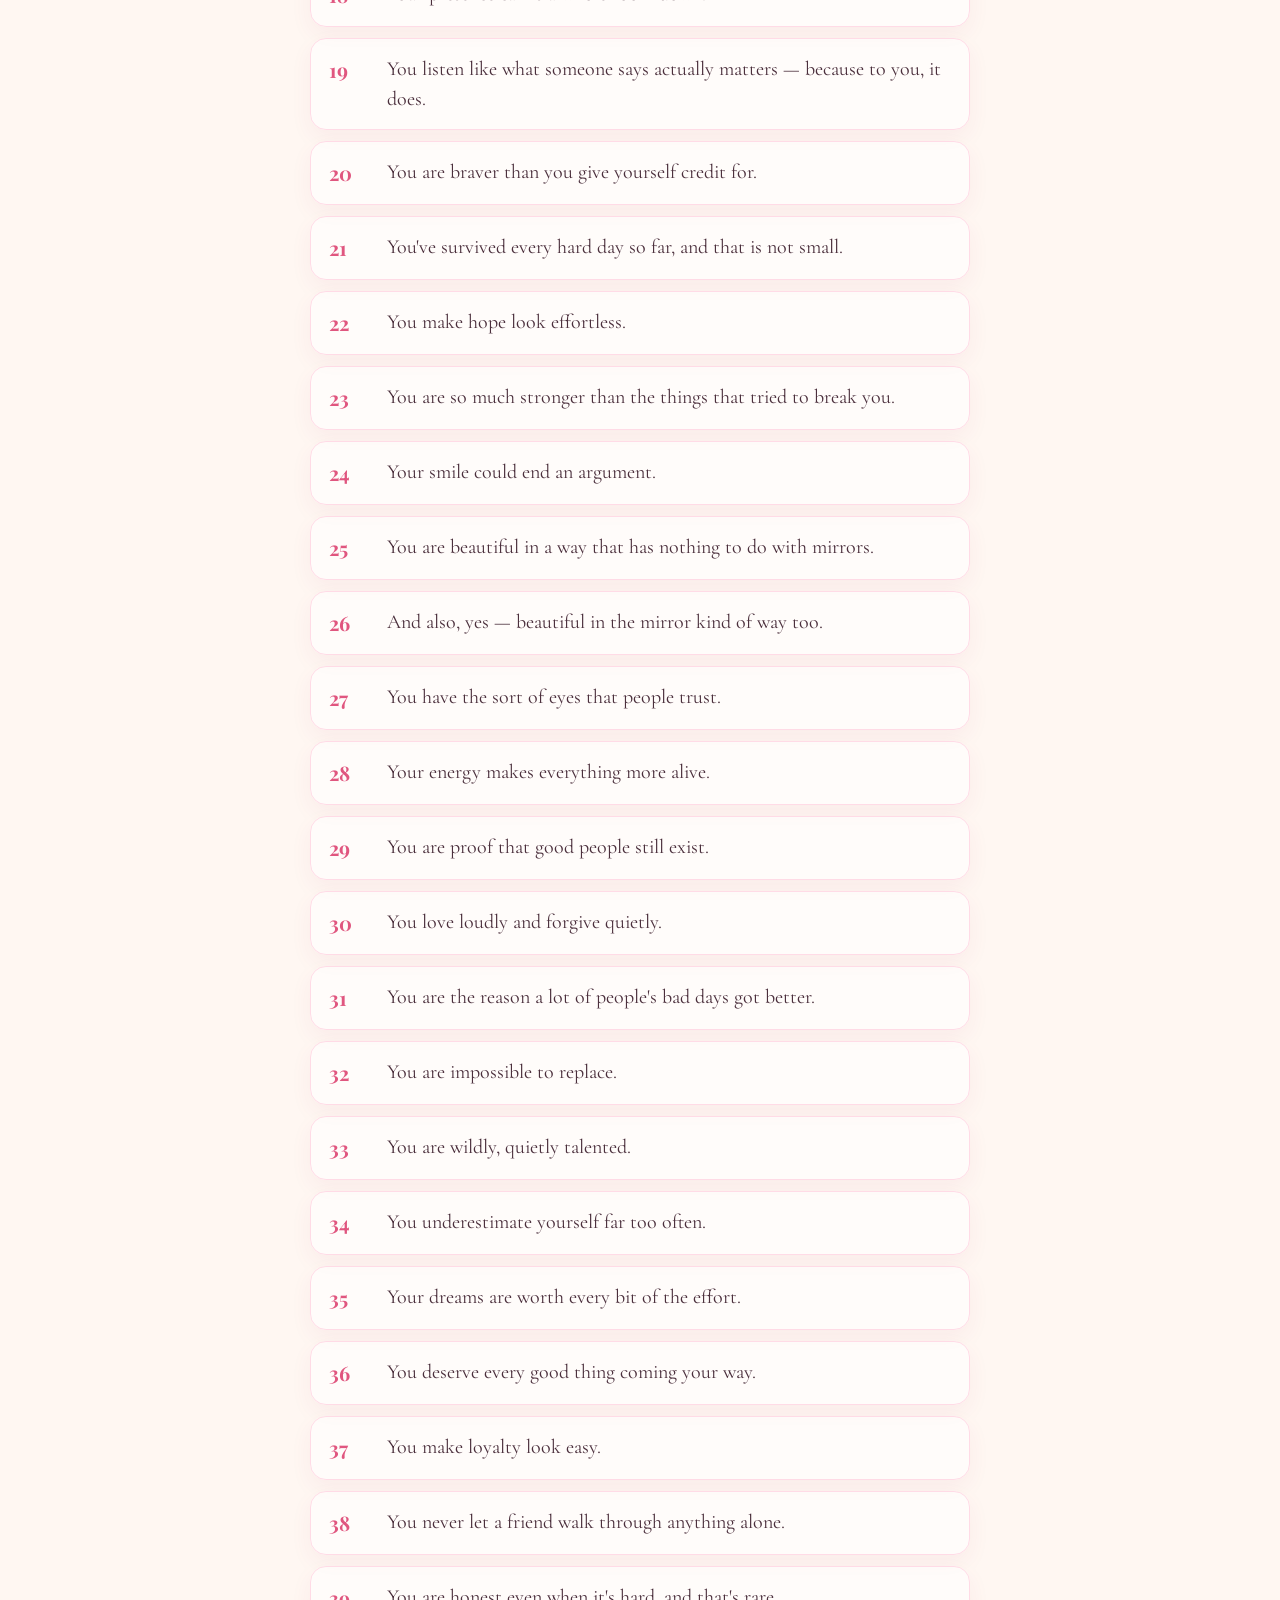
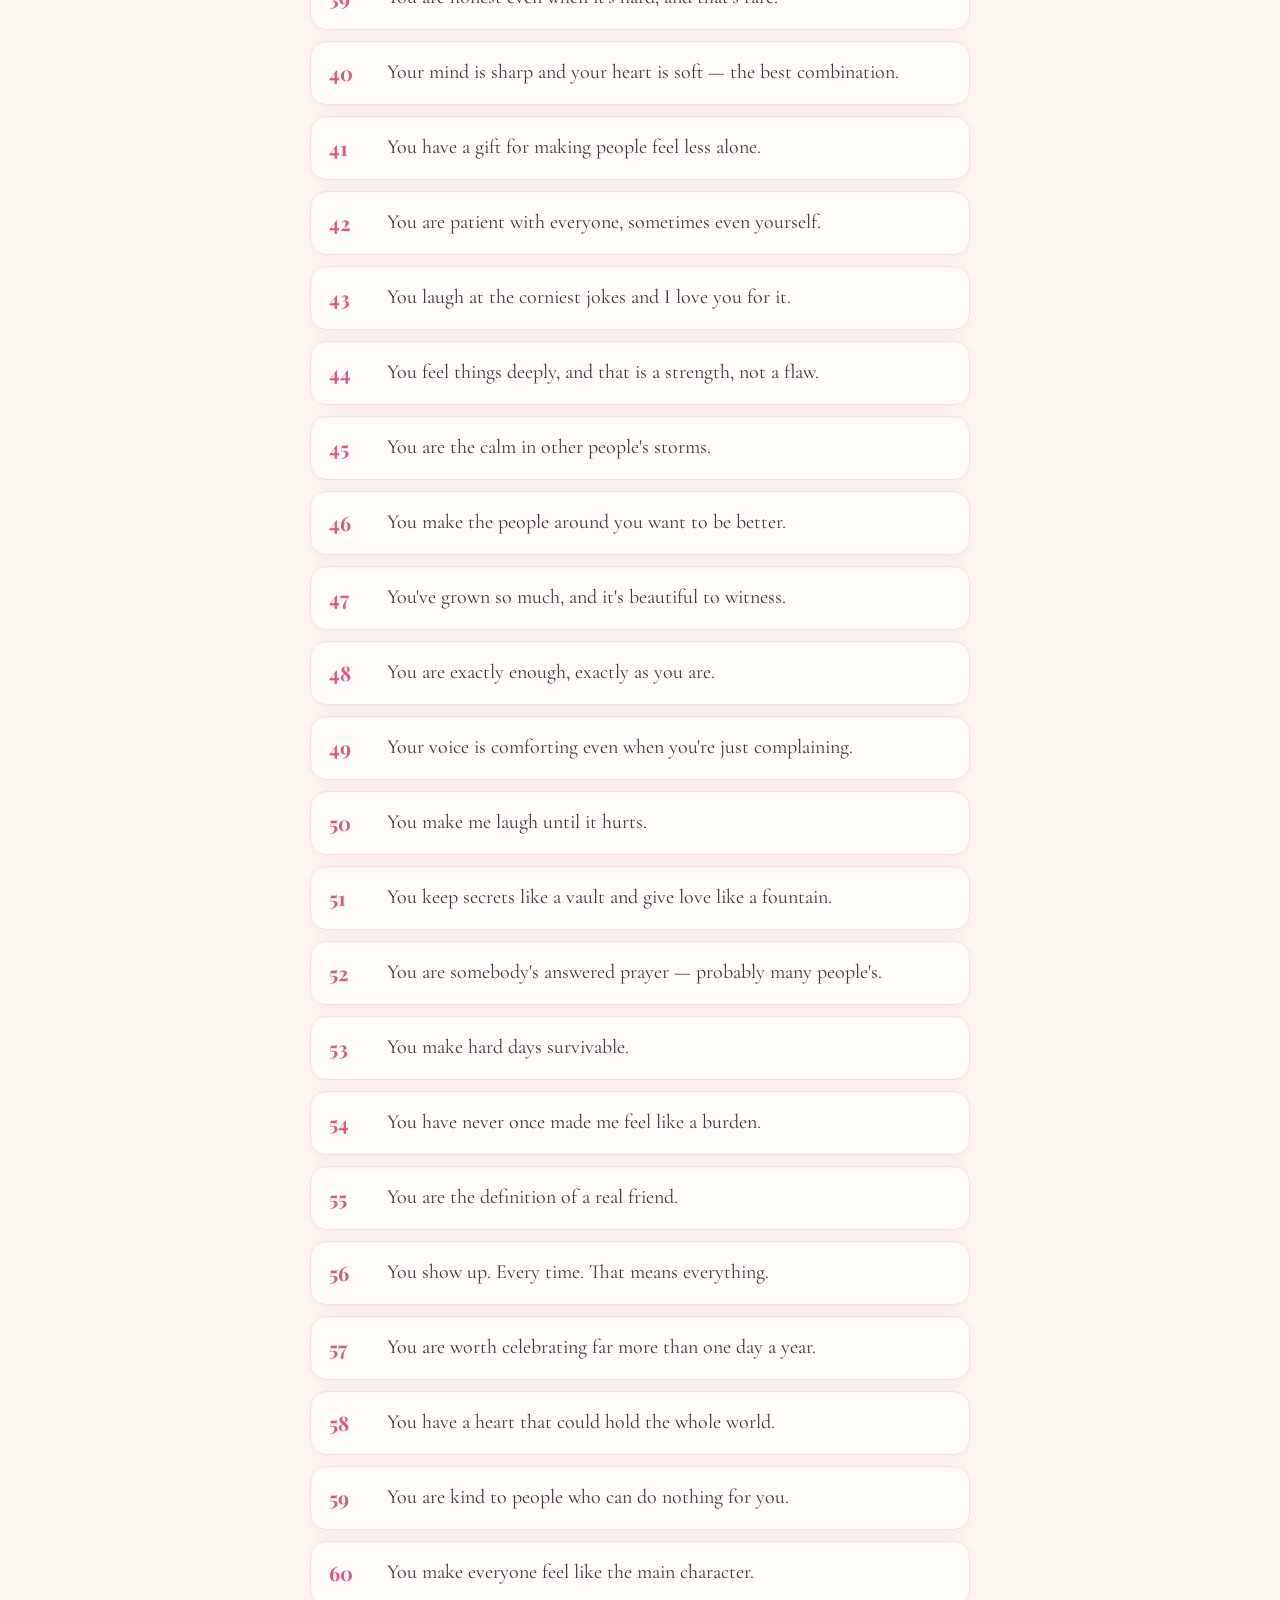
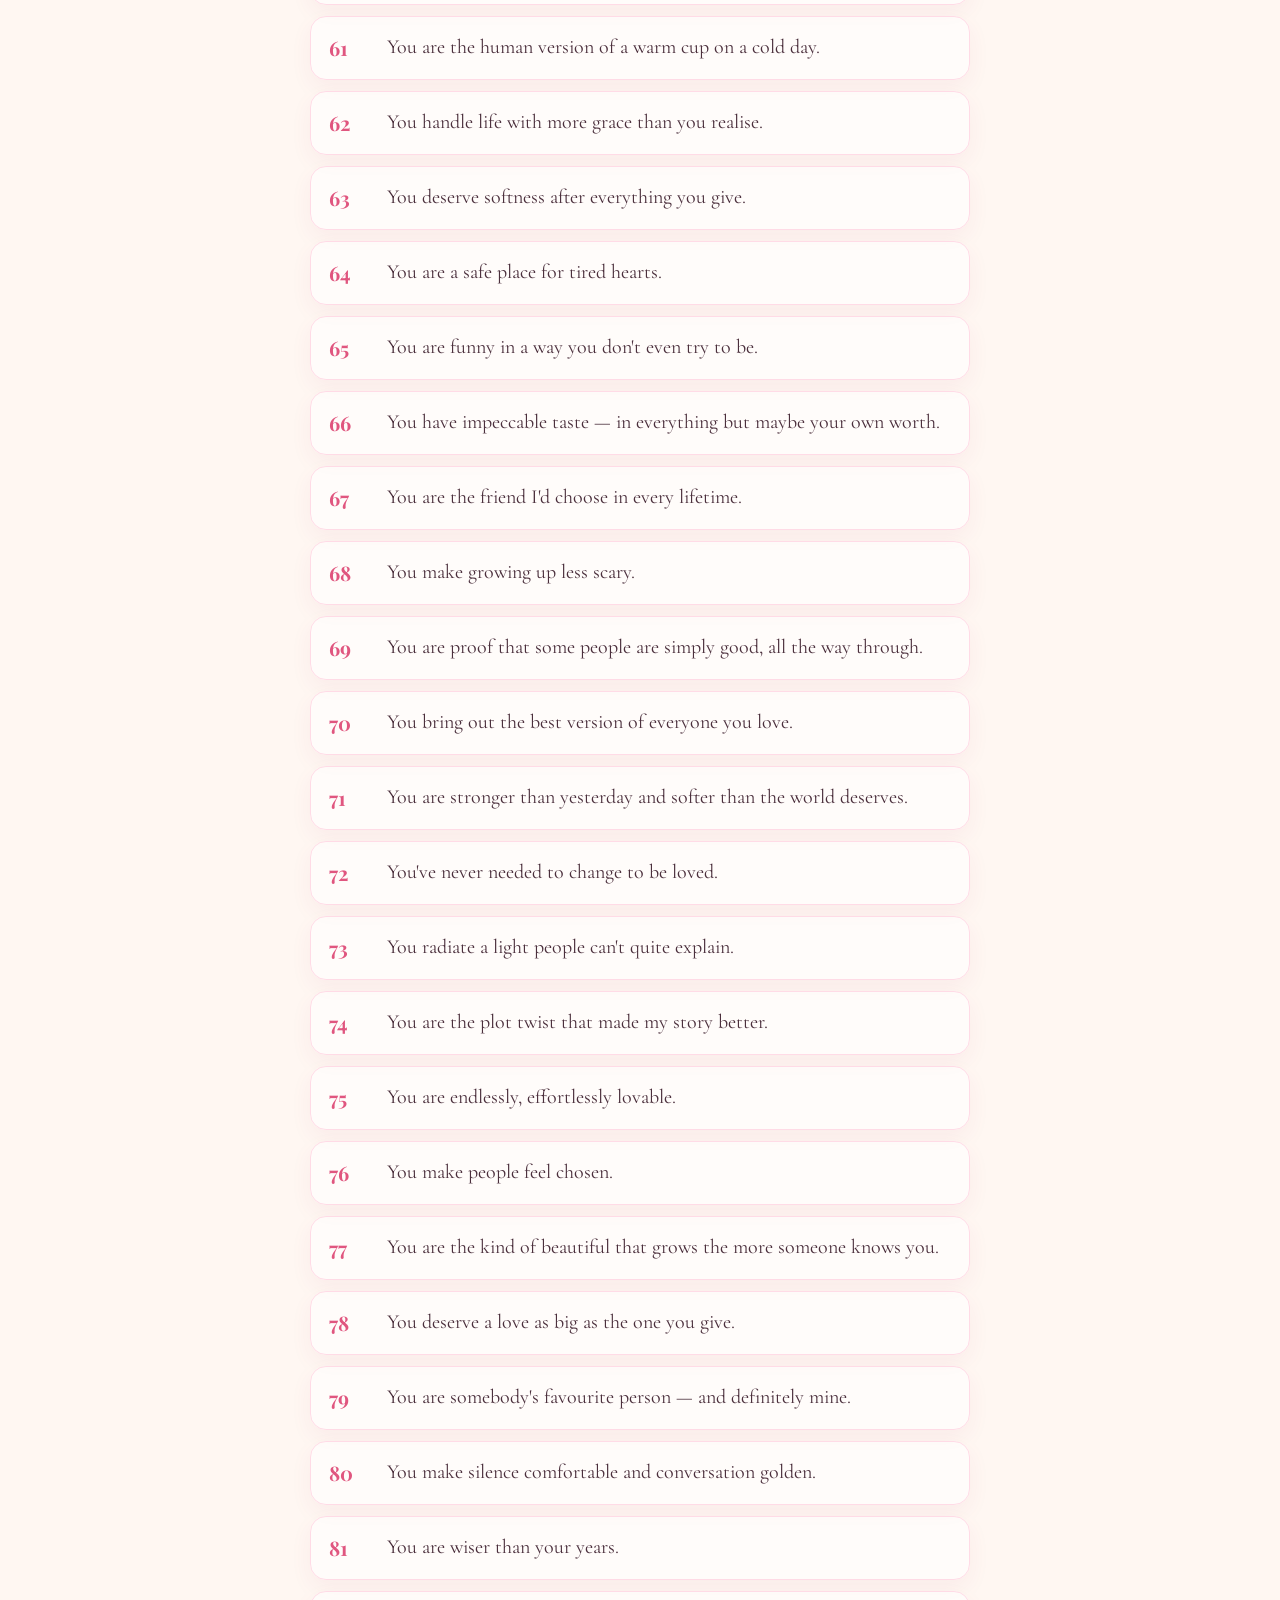
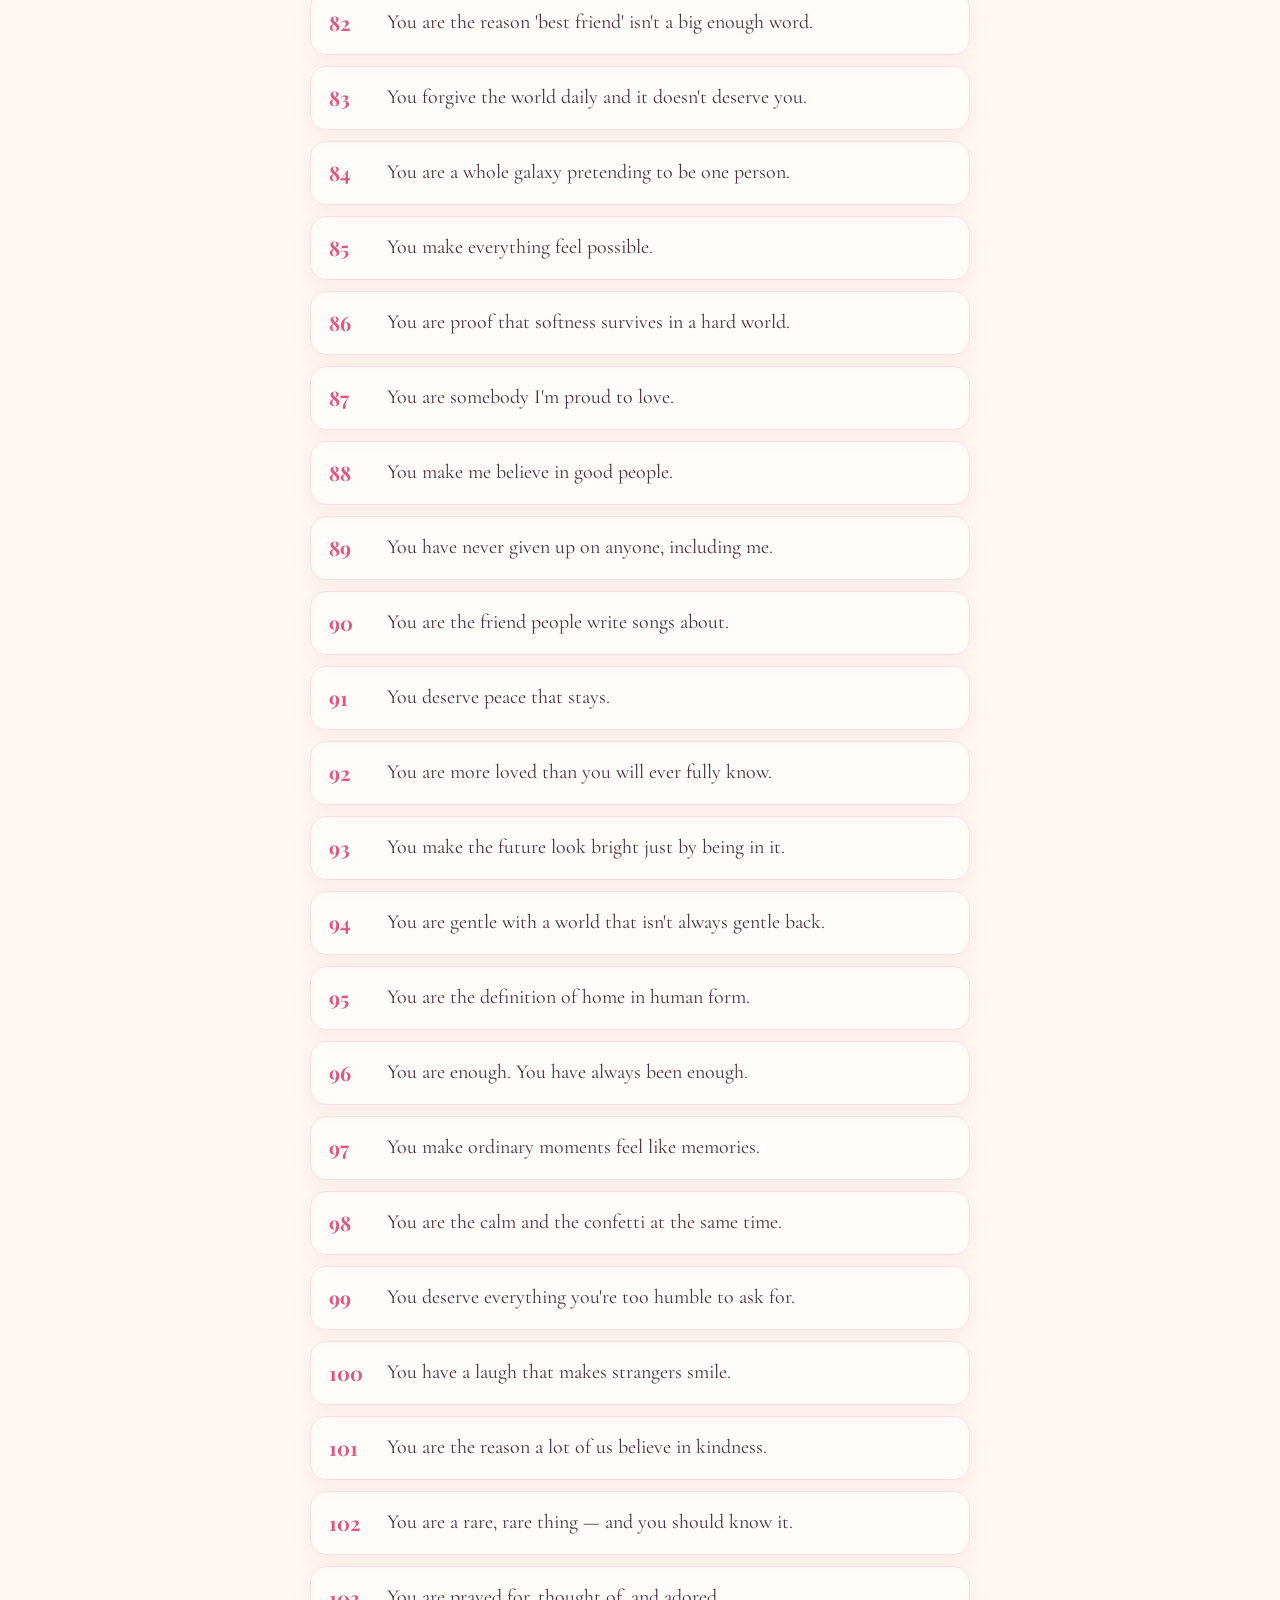
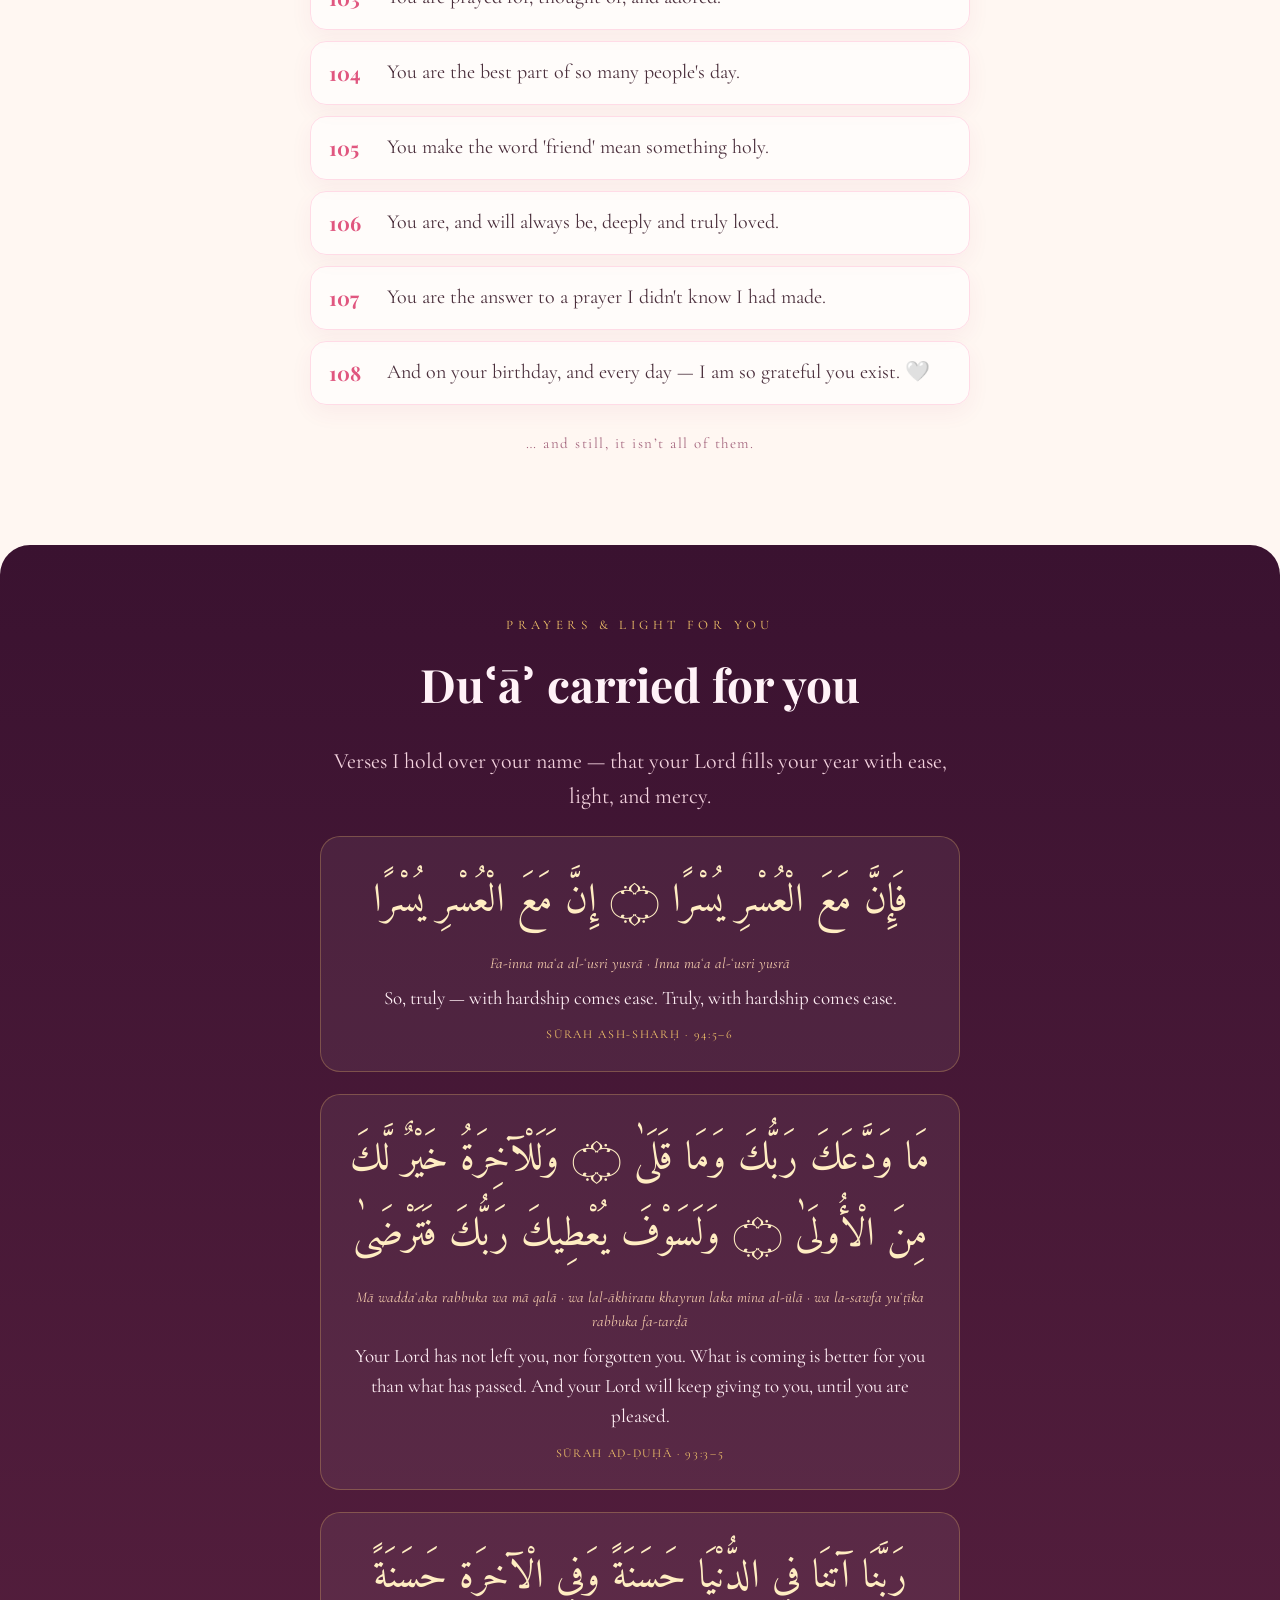
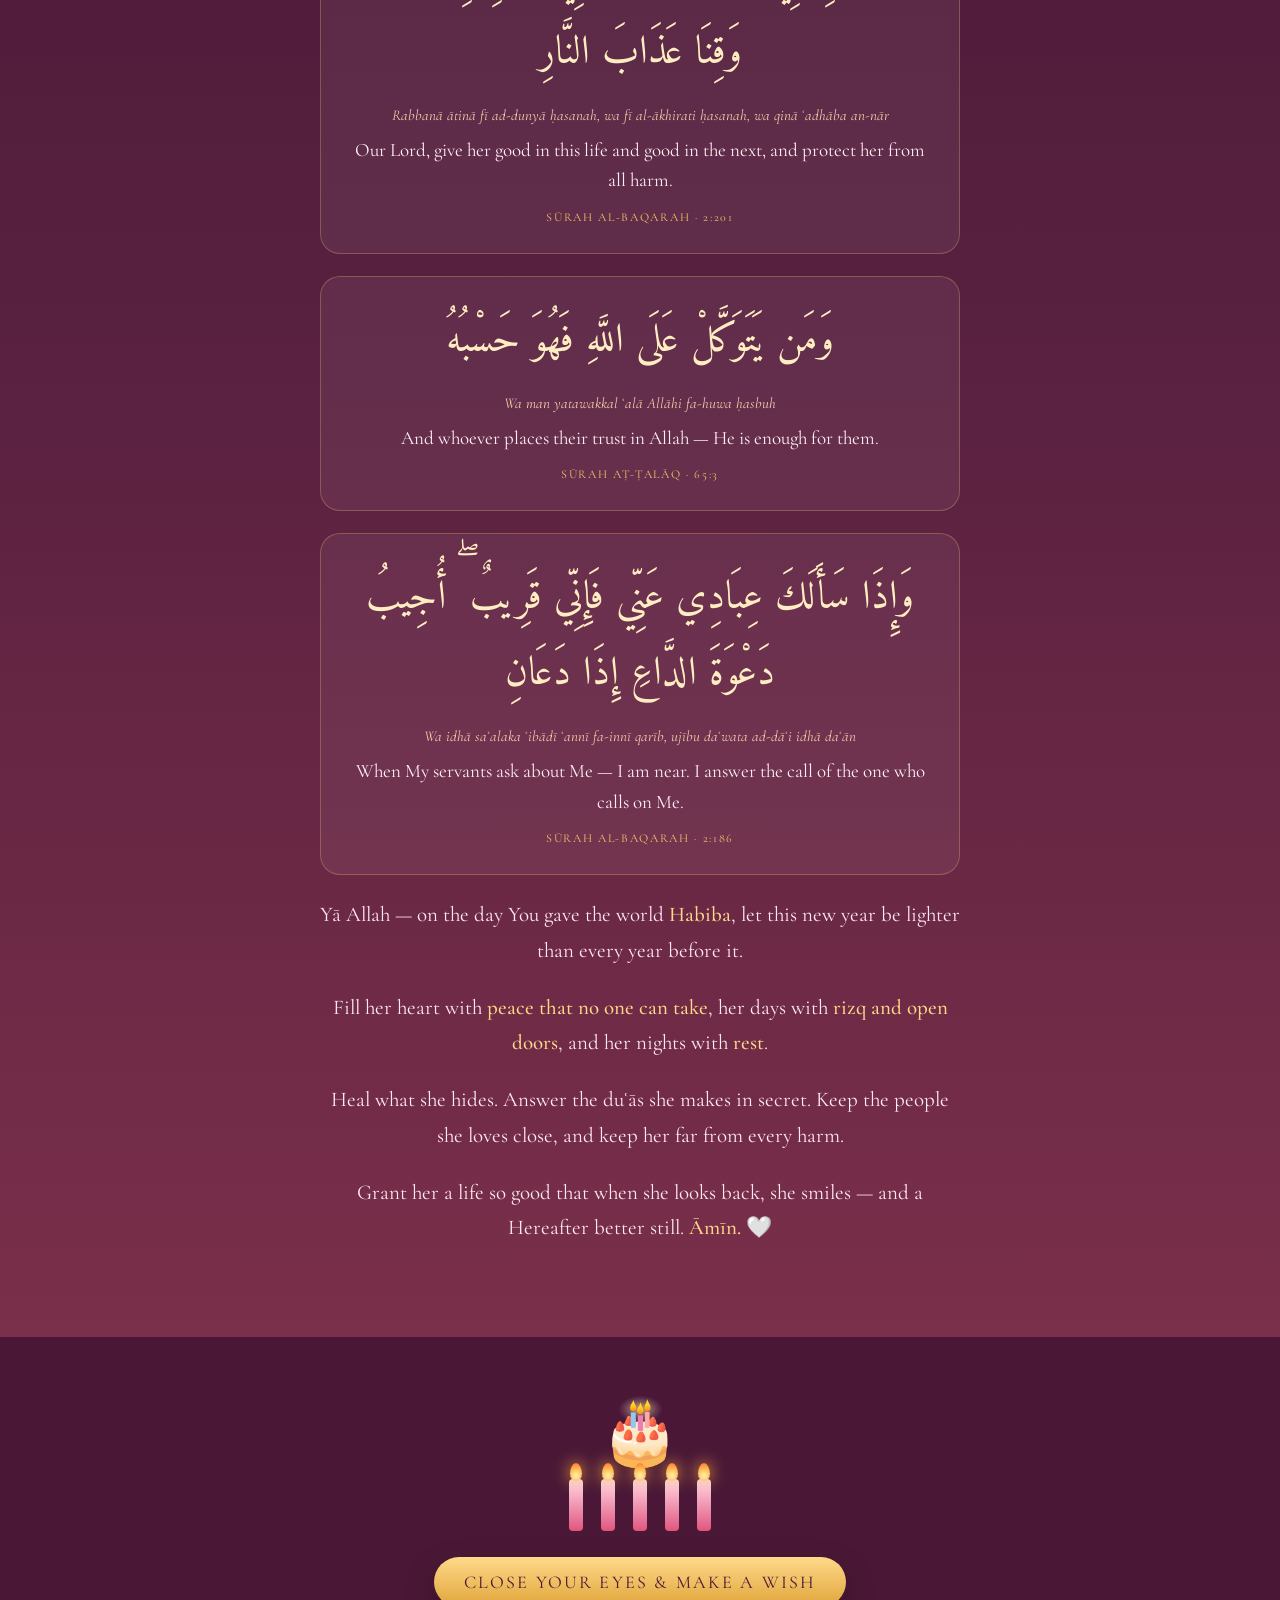
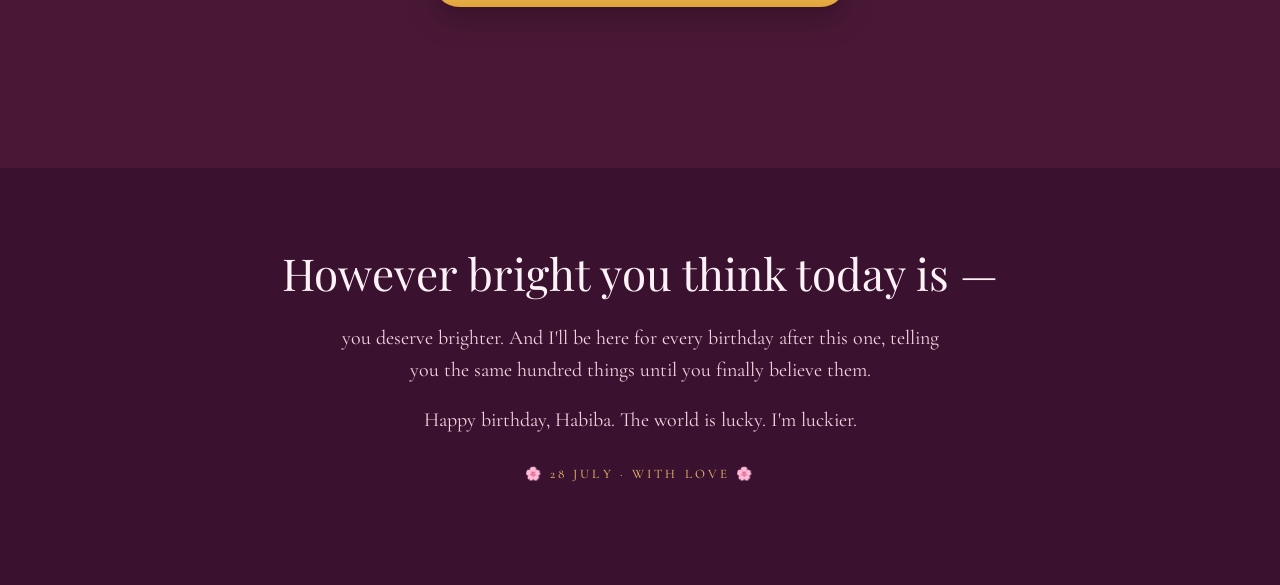
<file: docs/habiba/index.html>
<!DOCTYPE html>
<html lang="en">
<head>
<meta charset="UTF-8">
<meta name="viewport" content="width=device-width, initial-scale=1, viewport-fit=cover">
<title>Happy Birthday, Habiba 🌸</title>
<meta name="theme-color" content="#2a1220">
<link rel="preconnect" href="https://fonts.googleapis.com">
<link rel="preconnect" href="https://fonts.gstatic.com" crossorigin>
<link href="https://fonts.googleapis.com/css2?family=Playfair+Display:ital,wght@0,500;0,700;1,500&family=Cormorant+Garamond:ital,wght@0,400;0,500;1,400&family=Amiri:ital@0;1&display=swap" rel="stylesheet">
<style>
  :root{
    --ink:#3a1f2b; --rose:#e0567f; --rose-deep:#b23566; --gold:#d9a441;
    --blush:#ffe6ee; --cream:#fff7f2; --plum:#5a2a44;
    --serif:'Playfair Display', Georgia, 'Times New Roman', serif;
    --body:'Cormorant Garamond', Georgia, serif;
    --arab:'Amiri', 'Geeza Pro', 'Traditional Arabic', serif;
  }
  *{box-sizing:border-box;}
  html,body{margin:0;padding:0;}
  body{
    font-family:var(--body);
    color:var(--ink);
    background:
      radial-gradient(1200px 700px at 50% -10%, #ffd9e6 0%, #ffe9f0 30%, #fff7f2 60%),
      linear-gradient(180deg,#fff7f2,#ffeef4);
    -webkit-font-smoothing:antialiased;
    overflow-x:hidden;
    text-align:center;
    line-height:1.6;
  }
  .wrap{ max-width:820px; margin:0 auto; padding:0 22px; position:relative; z-index:2; }

  /* falling petals */
  .petals{ position:fixed; inset:0; pointer-events:none; z-index:1; overflow:hidden; }
  .petal{ position:absolute; top:-8vh; font-size:20px; opacity:.8; animation:fall linear infinite; }
  @keyframes fall{
    0%{ transform:translateY(-10vh) rotate(0deg); opacity:0; }
    10%{ opacity:.9; }
    100%{ transform:translateY(112vh) rotate(360deg); opacity:.15; }
  }

  /* ---- Hero ---- */
  .hero{ min-height:100svh; display:flex; flex-direction:column; align-items:center; justify-content:center; padding:40px 22px; }
  .kicker{
    font-family:var(--body); letter-spacing:.42em; text-transform:uppercase;
    font-size:14px; color:var(--rose-deep); margin-bottom:10px; opacity:0;
    animation:rise 1.2s .2s forwards;
  }
  .name{
    font-family:var(--serif); font-weight:700; color:var(--plum);
    font-size:clamp(64px,17vw,150px); line-height:.98; margin:6px 0 4px;
    background:linear-gradient(180deg,#b23566,#e0567f 55%,#d9a441);
    -webkit-background-clip:text; background-clip:text; -webkit-text-fill-color:transparent;
    opacity:0; animation:rise 1.3s .5s forwards; text-shadow:0 8px 30px rgba(178,53,102,.12);
  }
  .meaning{ font-style:italic; font-size:clamp(18px,4.5vw,24px); color:var(--rose-deep); opacity:0; animation:rise 1.3s .9s forwards; }
  .meaning b{ font-style:normal; }
  .hbd{ font-family:var(--serif); font-size:clamp(22px,6vw,34px); color:var(--plum); margin-top:26px; opacity:0; animation:rise 1.3s 1.2s forwards; }
  .sub-hbd{ font-size:clamp(15px,3.6vw,18px); color:#8a5c72; margin-top:4px; opacity:0; animation:rise 1.3s 1.5s forwards; }
  .scroll-hint{ margin-top:40px; font-size:13px; letter-spacing:.2em; text-transform:uppercase; color:var(--rose); opacity:0; animation:rise 1.3s 2s forwards, bob 2.4s 2.5s infinite; }
  @keyframes rise{ from{opacity:0; transform:translateY(22px);} to{opacity:1; transform:none;} }
  @keyframes bob{ 0%,100%{transform:translateY(0);} 50%{transform:translateY(7px);} }

  /* ---- Section frame ---- */
  section.block{ padding:70px 0; }
  .eyebrow{ font-family:var(--body); letter-spacing:.34em; text-transform:uppercase; font-size:13px; color:var(--gold); margin-bottom:12px; }
  .htitle{ font-family:var(--serif); font-weight:700; color:var(--plum); font-size:clamp(30px,7vw,46px); margin:0 0 22px; }
  .lead{ font-size:clamp(18px,4.6vw,22px); color:#5f3d4e; max-width:640px; margin:0 auto 8px; }

  /* ---- Letter ---- */
  .letter{
    background:rgba(255,255,255,.66); border:1px solid #ffd4e2; border-radius:22px;
    padding:34px 30px; max-width:660px; margin:0 auto; text-align:left;
    box-shadow:0 20px 50px rgba(178,53,102,.10); backdrop-filter:blur(4px);
  }
  .letter p{ font-size:clamp(17px,4.4vw,20px); color:#4b2f3c; margin:0 0 15px; }
  .letter p:last-child{ margin-bottom:0; }
  .letter .sign{ font-family:var(--serif); font-style:italic; color:var(--rose-deep); margin-top:22px; }

  /* ---- Compliments cascade ---- */
  .comp-list{ max-width:660px; margin:26px auto 0; }
  .comp{
    display:flex; gap:16px; align-items:flex-start; text-align:left;
    padding:15px 18px; margin:11px 0; border-radius:16px;
    background:rgba(255,255,255,.62); border:1px solid #ffdbe6;
    opacity:0; transform:translateY(24px); transition:opacity .7s, transform .7s;
    box-shadow:0 8px 22px rgba(178,53,102,.06);
  }
  .comp.show{ opacity:1; transform:none; }
  .comp .no{ font-family:var(--serif); font-weight:700; color:var(--rose); font-size:20px; min-width:42px; }
  .comp .txt{ font-size:clamp(17px,4.4vw,20px); color:#4b2f3c; line-height:1.5; }
  .comp .heart{ color:var(--rose); }
  .comp-count{ font-family:var(--body); font-size:15px; color:#a4667e; letter-spacing:.1em; margin-top:26px; }

  /* ---- Duaa / ayah ---- */
  .prayers{ background:linear-gradient(180deg,#3a1230,#5a2140 60%,#7a2f4a); color:#ffe9f1; margin-top:20px; border-radius:30px 30px 0 0; }
  .prayers .eyebrow{ color:#f4c66a; }
  .prayers .htitle{ color:#fff2f7; }
  .prayers .lead{ color:#f4d3df; }
  .ayah{
    max-width:640px; margin:22px auto; padding:26px 24px;
    background:rgba(255,255,255,.06); border:1px solid rgba(244,198,106,.28);
    border-radius:20px;
  }
  .ayah .ar{ font-family:var(--arab); font-size:clamp(26px,7vw,40px); line-height:1.9; color:#ffedc2; direction:rtl; margin-bottom:12px; }
  .ayah .tr{ font-style:italic; color:#f6cdad; font-size:15px; margin-bottom:8px; }
  .ayah .en{ font-size:clamp(16px,4.3vw,19px); color:#ffeef4; }
  .ayah .ref{ font-family:var(--body); letter-spacing:.14em; text-transform:uppercase; font-size:12px; color:#f4c66a; margin-top:12px; }
  .duaa{ max-width:640px; margin:16px auto; font-size:clamp(17px,4.5vw,21px); color:#ffe9f1; line-height:1.7; }
  .duaa b{ color:#ffd98a; font-weight:500; }

  /* ---- Candles / wish ---- */
  .wishwrap{ background:#4a1836; color:#ffe9f1; padding:64px 0 90px; }
  .cake{ font-size:64px; line-height:1; margin-bottom:6px; }
  .candles{ display:flex; gap:18px; justify-content:center; margin:14px 0 26px; }
  .candle{ position:relative; width:14px; height:52px; background:linear-gradient(#ffd9e6,#e0567f); border-radius:4px; }
  .flame{ position:absolute; top:-16px; left:50%; transform:translateX(-50%); width:12px; height:18px; border-radius:50% 50% 50% 50%/60% 60% 40% 40%; background:radial-gradient(circle at 50% 70%, #fff3b0, #ffb347 55%, #ff6a3d); box-shadow:0 0 16px #ffb347; animation:flick .5s infinite alternate; transform-origin:bottom; }
  @keyframes flick{ from{transform:translateX(-50%) scaleY(1) rotate(-3deg);} to{transform:translateX(-50%) scaleY(1.12) rotate(3deg);} }
  .candle.out .flame{ opacity:0; transition:opacity .3s; }
  .wishbtn{
    font-family:var(--body); font-size:18px; letter-spacing:.12em; text-transform:uppercase;
    color:#4a1836; background:linear-gradient(180deg,#ffd98a,#e0a53a); border:none;
    padding:14px 30px; border-radius:999px; cursor:pointer; box-shadow:0 12px 30px rgba(0,0,0,.25);
  }
  .wishbtn:hover{ filter:brightness(1.06); }
  .wishmsg{ font-family:var(--serif); font-size:clamp(22px,6vw,32px); color:#ffd98a; margin-top:26px; min-height:1.4em; opacity:0; transition:opacity .8s; }
  .wishmsg.show{ opacity:1; }

  /* ---- Closing ---- */
  .closing{ padding:70px 22px 100px; background:#3a1230; color:#ffe9f1; }
  .closing .big{ font-family:var(--serif); font-size:clamp(28px,7vw,44px); color:#fff2f7; margin:0 0 14px; }
  .closing p{ font-size:clamp(17px,4.5vw,20px); color:#f4d3df; max-width:600px; margin:0 auto 10px; }
  .stamp{ margin-top:28px; font-family:var(--body); letter-spacing:.24em; text-transform:uppercase; font-size:13px; color:#f4c66a; }

  /* confetti canvas */
  #confetti{ position:fixed; inset:0; pointer-events:none; z-index:5; }

  @media (prefers-reduced-motion:reduce){ *{ animation:none !important; } .comp{ opacity:1; transform:none; } }
</style>
</head>
<body>

<canvas id="confetti"></canvas>
<div class="petals" id="petals"></div>

<!-- HERO -->
<header class="hero">
  <div class="wrap">
    <div class="kicker">28 July · Her Day</div>
    <h1 class="name">Habiba</h1>
    <div class="meaning">حبيبة — <b>the beloved one</b>. Named for love, and a lifetime of proving it true.</div>
    <div class="hbd">Happy Birthday 🌸</div>
    <div class="sub-hbd">عيد ميلاد سعيد · Joyeux anniversaire</div>
    <div class="scroll-hint">scroll, this is all for you ↓</div>
  </div>
</header>

<!-- LETTER -->
<section class="block">
  <div class="wrap">
    <div class="eyebrow">A letter, first</div>
    <h2 class="htitle">Before anything else</h2>
    <div class="letter">
      <p>Habiba,</p>
      <p>Today the whole year pauses to celebrate the fact that you were born — and honestly, it should. The world got warmer the day you arrived in it, and it has been warmer every day you've stayed.</p>
      <p>I made you this little corner of light because words in a message felt too small. You deserve more than a text. You deserve a hundred of them, and prayers on top, and a day that reminds you exactly how loved you are.</p>
      <p>So take your time here. Read every line slowly. Every single one is true.</p>
      <p class="sign">— with all my heart, your best friend 💛</p>
    </div>
  </div>
</section>

<!-- COMPLIMENTS -->
<section class="block">
  <div class="wrap">
    <div class="eyebrow">One hundred and eight of them</div>
    <h2 class="htitle">Things you need to know</h2>
    <p class="lead">Because you never let anyone say enough good about you — so here they are, all at once.</p>
    <div class="comp-list" id="comps"></div>
    <div class="comp-count" id="compcount"></div>
  </div>
</section>

<!-- PRAYERS -->
<section class="block prayers">
  <div class="wrap">
    <div class="eyebrow">Prayers & light for you</div>
    <h2 class="htitle">Duʿāʾ carried for you</h2>
    <p class="lead">Verses I hold over your name — that your Lord fills your year with ease, light, and mercy.</p>

    <div class="ayah">
      <div class="ar">فَإِنَّ مَعَ الْعُسْرِ يُسْرًا ۝ إِنَّ مَعَ الْعُسْرِ يُسْرًا</div>
      <div class="tr">Fa-inna maʿa al-ʿusri yusrā · Inna maʿa al-ʿusri yusrā</div>
      <div class="en">So, truly — with hardship comes ease. Truly, with hardship comes ease.</div>
      <div class="ref">Sūrah Ash-Sharḥ · 94:5–6</div>
    </div>

    <div class="ayah">
      <div class="ar">مَا وَدَّعَكَ رَبُّكَ وَمَا قَلَىٰ ۝ وَلَلْآخِرَةُ خَيْرٌ لَّكَ مِنَ الْأُولَىٰ ۝ وَلَسَوْفَ يُعْطِيكَ رَبُّكَ فَتَرْضَىٰ</div>
      <div class="tr">Mā waddaʿaka rabbuka wa mā qalā · wa lal-ākhiratu khayrun laka mina al-ūlā · wa la-sawfa yuʿṭīka rabbuka fa-tarḍā</div>
      <div class="en">Your Lord has not left you, nor forgotten you. What is coming is better for you than what has passed. And your Lord will keep giving to you, until you are pleased.</div>
      <div class="ref">Sūrah Aḍ-Ḍuḥā · 93:3–5</div>
    </div>

    <div class="ayah">
      <div class="ar">رَبَّنَا آتِنَا فِي الدُّنْيَا حَسَنَةً وَفِي الْآخِرَةِ حَسَنَةً وَقِنَا عَذَابَ النَّارِ</div>
      <div class="tr">Rabbanā ātinā fī ad-dunyā ḥasanah, wa fī al-ākhirati ḥasanah, wa qinā ʿadhāba an-nār</div>
      <div class="en">Our Lord, give her good in this life and good in the next, and protect her from all harm.</div>
      <div class="ref">Sūrah Al-Baqarah · 2:201</div>
    </div>

    <div class="ayah">
      <div class="ar">وَمَن يَتَوَكَّلْ عَلَى اللَّهِ فَهُوَ حَسْبُهُ</div>
      <div class="tr">Wa man yatawakkal ʿalā Allāhi fa-huwa ḥasbuh</div>
      <div class="en">And whoever places their trust in Allah — He is enough for them.</div>
      <div class="ref">Sūrah Aṭ-Ṭalāq · 65:3</div>
    </div>

    <div class="ayah">
      <div class="ar">وَإِذَا سَأَلَكَ عِبَادِي عَنِّي فَإِنِّي قَرِيبٌ ۖ أُجِيبُ دَعْوَةَ الدَّاعِ إِذَا دَعَانِ</div>
      <div class="tr">Wa idhā saʾalaka ʿibādī ʿannī fa-innī qarīb, ujību daʿwata ad-dāʿi idhā daʿān</div>
      <div class="en">When My servants ask about Me — I am near. I answer the call of the one who calls on Me.</div>
      <div class="ref">Sūrah Al-Baqarah · 2:186</div>
    </div>

    <div class="duaa">
      <p>Yā Allah — on the day You gave the world <b>Habiba</b>, let this new year be lighter than every year before it.</p>
      <p>Fill her heart with <b>peace that no one can take</b>, her days with <b>rizq and open doors</b>, and her nights with <b>rest</b>.</p>
      <p>Heal what she hides. Answer the duʿās she makes in secret. Keep the people she loves close, and keep her far from every harm.</p>
      <p>Grant her a life so good that when she looks back, she smiles — and a Hereafter better still. <b>Āmīn.</b> 🤍</p>
    </div>
  </div>
</section>

<!-- WISH -->
<section class="wishwrap">
  <div class="wrap">
    <div class="cake">🎂</div>
    <div class="candles" id="candles">
      <div class="candle"><div class="flame"></div></div>
      <div class="candle"><div class="flame"></div></div>
      <div class="candle"><div class="flame"></div></div>
      <div class="candle"><div class="flame"></div></div>
      <div class="candle"><div class="flame"></div></div>
    </div>
    <button class="wishbtn" id="wishbtn">Close your eyes &amp; make a wish</button>
    <div class="wishmsg" id="wishmsg"></div>
  </div>
</section>

<!-- CLOSING -->
<footer class="closing">
  <div class="wrap">
    <div class="big">However bright you think today is —</div>
    <p>you deserve brighter. And I'll be here for every birthday after this one, telling you the same hundred things until you finally believe them.</p>
    <p style="margin-top:18px;">Happy birthday, Habiba. The world is lucky. I'm luckier.</p>
    <div class="stamp">🌸 28 July · with love 🌸</div>
  </div>
</footer>

<script>
// ---- petals ----
(function(){
  const box=document.getElementById('petals'), kinds=['🌸','🌷','💗','✨','🌹'];
  for(let i=0;i<26;i++){
    const p=document.createElement('div'); p.className='petal';
    p.textContent=kinds[i%kinds.length];
    p.style.left=(Math.random()*100)+'vw';
    p.style.animationDuration=(7+Math.random()*9)+'s';
    p.style.animationDelay=(-Math.random()*12)+'s';
    p.style.fontSize=(14+Math.random()*18)+'px';
    box.appendChild(p);
  }
})();

// ---- 108 compliments ----
const COMPLIMENTS = [
  "The world is softer because you are in it.",
  "Your kindness arrives before you even speak.",
  "You make ordinary days feel like they matter.",
  "Knowing you is one of the luckiest things that ever happened to me.",
  "Your name means <span class='heart'>beloved</span>, and you spend every day proving it right.",
  "You love people the way everyone deserves to be loved.",
  "Your laugh is my favourite sound in any room.",
  "You notice the people no one else notices.",
  "You carry so much, and still you show up smiling.",
  "You are living proof that gentle and strong are the same thing.",
  "You make people feel safe just by being near them.",
  "Your heart is the most generous thing I know.",
  "You forgive faster than anyone should have to.",
  "You remember the small things that make people feel seen.",
  "You turn strangers into friends without trying.",
  "You give the best advice and the warmest hugs.",
  "You are the friend everyone wishes they had.",
  "Your presence calms a whole room down.",
  "You listen like what someone says actually matters — because to you, it does.",
  "You are braver than you give yourself credit for.",
  "You've survived every hard day so far, and that is not small.",
  "You make hope look effortless.",
  "You are so much stronger than the things that tried to break you.",
  "Your smile could end an argument.",
  "You are beautiful in a way that has nothing to do with mirrors.",
  "And also, yes — beautiful in the mirror kind of way too.",
  "You have the sort of eyes that people trust.",
  "Your energy makes everything more alive.",
  "You are proof that good people still exist.",
  "You love loudly and forgive quietly.",
  "You are the reason a lot of people's bad days got better.",
  "You are impossible to replace.",
  "You are wildly, quietly talented.",
  "You underestimate yourself far too often.",
  "Your dreams are worth every bit of the effort.",
  "You deserve every good thing coming your way.",
  "You make loyalty look easy.",
  "You never let a friend walk through anything alone.",
  "You are honest even when it's hard, and that's rare.",
  "Your mind is sharp and your heart is soft — the best combination.",
  "You have a gift for making people feel less alone.",
  "You are patient with everyone, sometimes even yourself.",
  "You laugh at the corniest jokes and I love you for it.",
  "You feel things deeply, and that is a strength, not a flaw.",
  "You are the calm in other people's storms.",
  "You make the people around you want to be better.",
  "You've grown so much, and it's beautiful to witness.",
  "You are exactly enough, exactly as you are.",
  "Your voice is comforting even when you're just complaining.",
  "You make me laugh until it hurts.",
  "You keep secrets like a vault and give love like a fountain.",
  "You are somebody's answered prayer — probably many people's.",
  "You make hard days survivable.",
  "You have never once made me feel like a burden.",
  "You are the definition of a real friend.",
  "You show up. Every time. That means everything.",
  "You are worth celebrating far more than one day a year.",
  "You have a heart that could hold the whole world.",
  "You are kind to people who can do nothing for you.",
  "You make everyone feel like the main character.",
  "You are the human version of a warm cup on a cold day.",
  "You handle life with more grace than you realise.",
  "You deserve softness after everything you give.",
  "You are a safe place for tired hearts.",
  "You are funny in a way you don't even try to be.",
  "You have impeccable taste — in everything but maybe your own worth.",
  "You are the friend I'd choose in every lifetime.",
  "You make growing up less scary.",
  "You are proof that some people are simply good, all the way through.",
  "You bring out the best version of everyone you love.",
  "You are stronger than yesterday and softer than the world deserves.",
  "You've never needed to change to be loved.",
  "You radiate a light people can't quite explain.",
  "You are the plot twist that made my story better.",
  "You are endlessly, effortlessly lovable.",
  "You make people feel chosen.",
  "You are the kind of beautiful that grows the more someone knows you.",
  "You deserve a love as big as the one you give.",
  "You are somebody's favourite person — and definitely mine.",
  "You make silence comfortable and conversation golden.",
  "You are wiser than your years.",
  "You are the reason 'best friend' isn't a big enough word.",
  "You forgive the world daily and it doesn't deserve you.",
  "You are a whole galaxy pretending to be one person.",
  "You make everything feel possible.",
  "You are proof that softness survives in a hard world.",
  "You are somebody I'm proud to love.",
  "You make me believe in good people.",
  "You have never given up on anyone, including me.",
  "You are the friend people write songs about.",
  "You deserve peace that stays.",
  "You are more loved than you will ever fully know.",
  "You make the future look bright just by being in it.",
  "You are gentle with a world that isn't always gentle back.",
  "You are the definition of home in human form.",
  "You are enough. You have always been enough.",
  "You make ordinary moments feel like memories.",
  "You are the calm and the confetti at the same time.",
  "You deserve everything you're too humble to ask for.",
  "You have a laugh that makes strangers smile.",
  "You are the reason a lot of us believe in kindness.",
  "You are a rare, rare thing — and you should know it.",
  "You are prayed for, thought of, and adored.",
  "You are the best part of so many people's day.",
  "You make the word 'friend' mean something holy.",
  "You are, and will always be, deeply and truly loved.",
  "You are the answer to a prayer I didn't know I had made.",
  "And on your birthday, and every day — I am so grateful you exist. 🤍"
];

(function(){
  const box=document.getElementById('comps');
  COMPLIMENTS.forEach((c,i)=>{
    const d=document.createElement('div'); d.className='comp';
    d.innerHTML=`<div class="no">${String(i+1).padStart(2,'0')}</div><div class="txt">${c}</div>`;
    box.appendChild(d);
  });
  document.getElementById('compcount').textContent='… and still, it isn’t all of them.';
  const io=new IntersectionObserver((es)=>{
    es.forEach(e=>{ if(e.isIntersecting){ e.target.classList.add('show'); io.unobserve(e.target); } });
  },{threshold:.15});
  document.querySelectorAll('.comp').forEach(c=>io.observe(c));
})();

// ---- confetti ----
const cv=document.getElementById('confetti'), ctx=cv.getContext('2d');
let parts=[]; function size(){ cv.width=innerWidth; cv.height=innerHeight; } size(); addEventListener('resize',size);
const COL=['#e0567f','#d9a441','#ffd9e6','#b23566','#ffb347','#ff6a9a'];
function burst(n,originY){
  for(let i=0;i<n;i++) parts.push({
    x:Math.random()*cv.width, y:(originY!=null?originY:-20)+Math.random()*40,
    vx:(Math.random()-.5)*7, vy:Math.random()*5+2, g:.12,
    s:6+Math.random()*7, c:COL[i%COL.length], a:1, rot:Math.random()*6, vr:(Math.random()-.5)*.3
  });
}
function loop(){
  ctx.clearRect(0,0,cv.width,cv.height);
  parts.forEach(p=>{ p.vy+=p.g; p.x+=p.vx; p.y+=p.vy; p.rot+=p.vr; p.a-=.006;
    ctx.save(); ctx.globalAlpha=Math.max(0,p.a); ctx.translate(p.x,p.y); ctx.rotate(p.rot);
    ctx.fillStyle=p.c; ctx.fillRect(-p.s/2,-p.s/2,p.s,p.s*.6); ctx.restore();
  });
  parts=parts.filter(p=>p.a>0 && p.y<cv.height+30);
  requestAnimationFrame(loop);
}
loop();
setTimeout(()=>burst(140),400);   // welcome burst

// ---- make a wish ----
const wishes=[
  "Your wish is already on its way. 🌠",
  "Consider it heard — and held. 🤍",
  "May this be the year it all begins to go right for you.",
  "The candles are out. The blessings are in. 🌸",
  "Whatever you wished — you deserve it, and more."
];
document.getElementById('wishbtn').addEventListener('click',()=>{
  document.querySelectorAll('#candles .candle').forEach((c,i)=>setTimeout(()=>c.classList.add('out'), i*180));
  setTimeout(()=>{ burst(180, cv.height*0.35);
    const m=document.getElementById('wishmsg'); m.textContent=wishes[Math.floor(Math.random()*wishes.length)]; m.classList.add('show');
  }, 5*180+150);
});
</script>
</body>
</html>
</file>
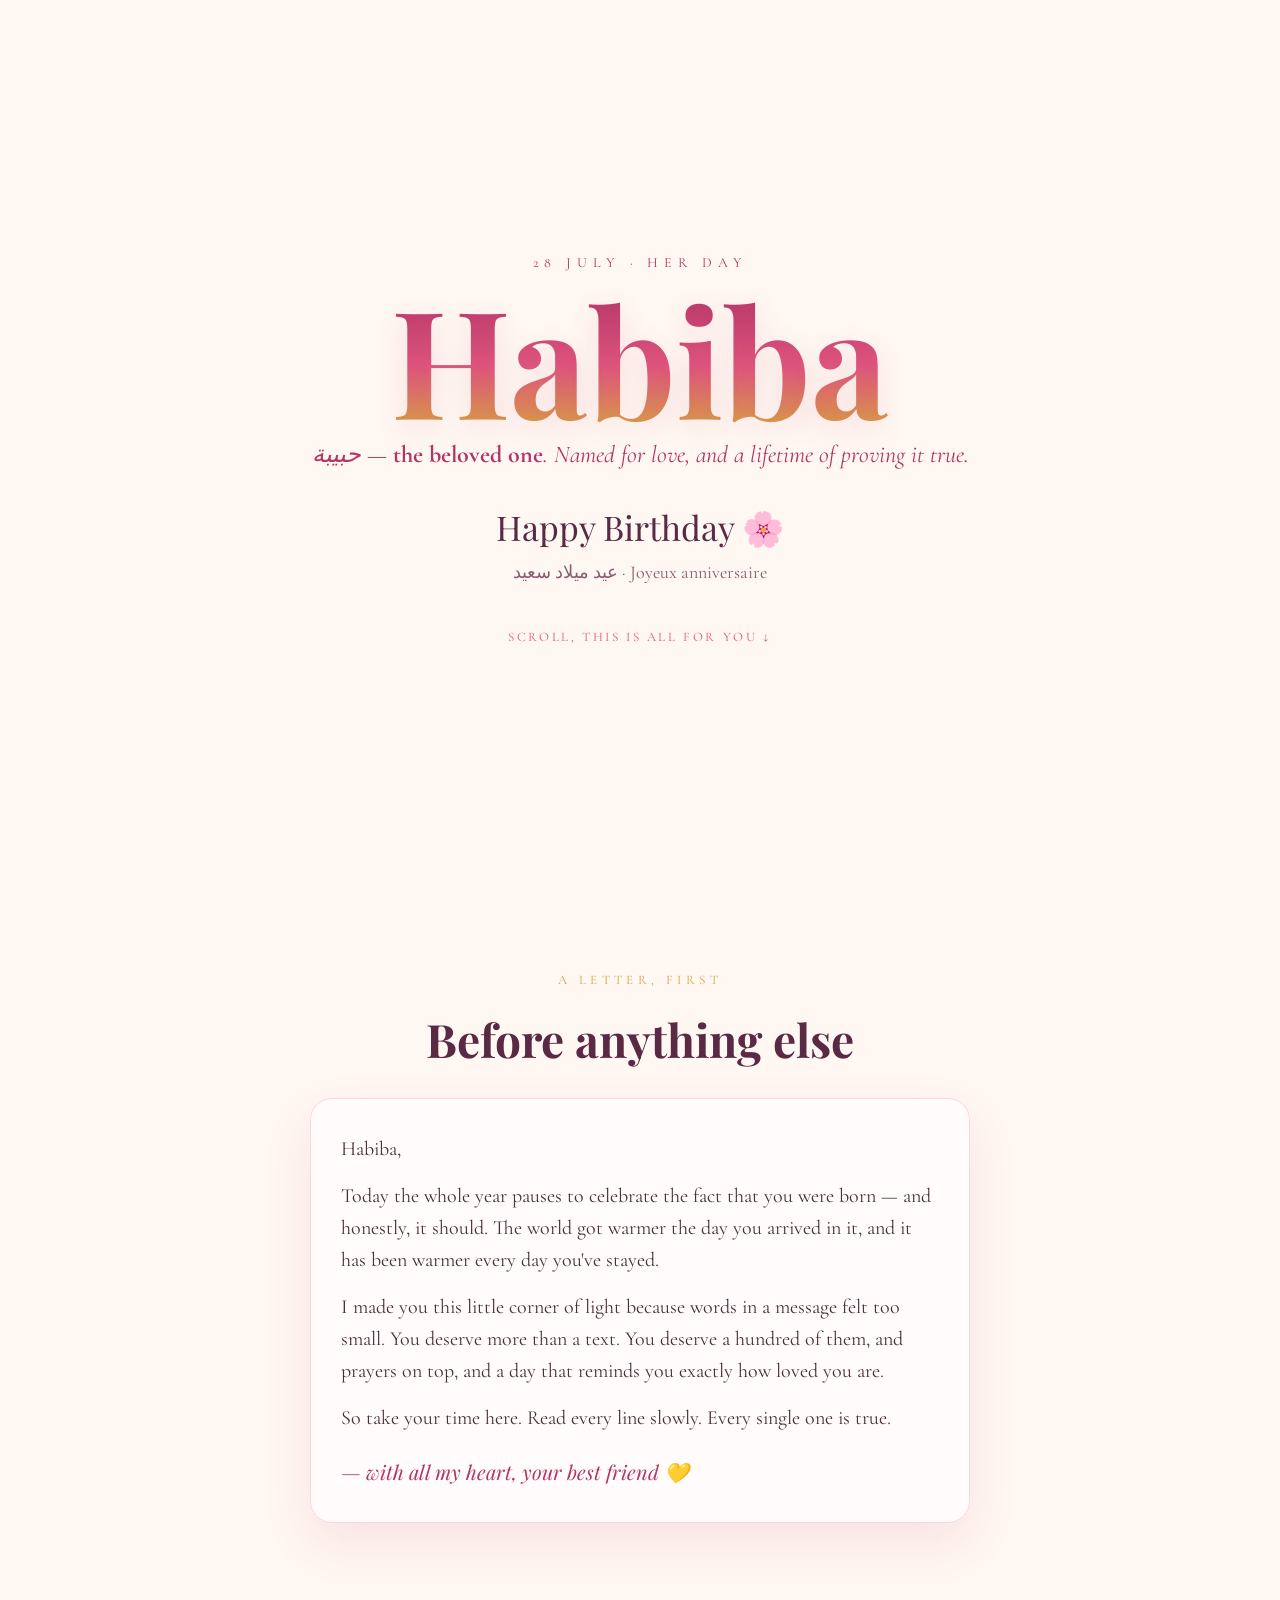
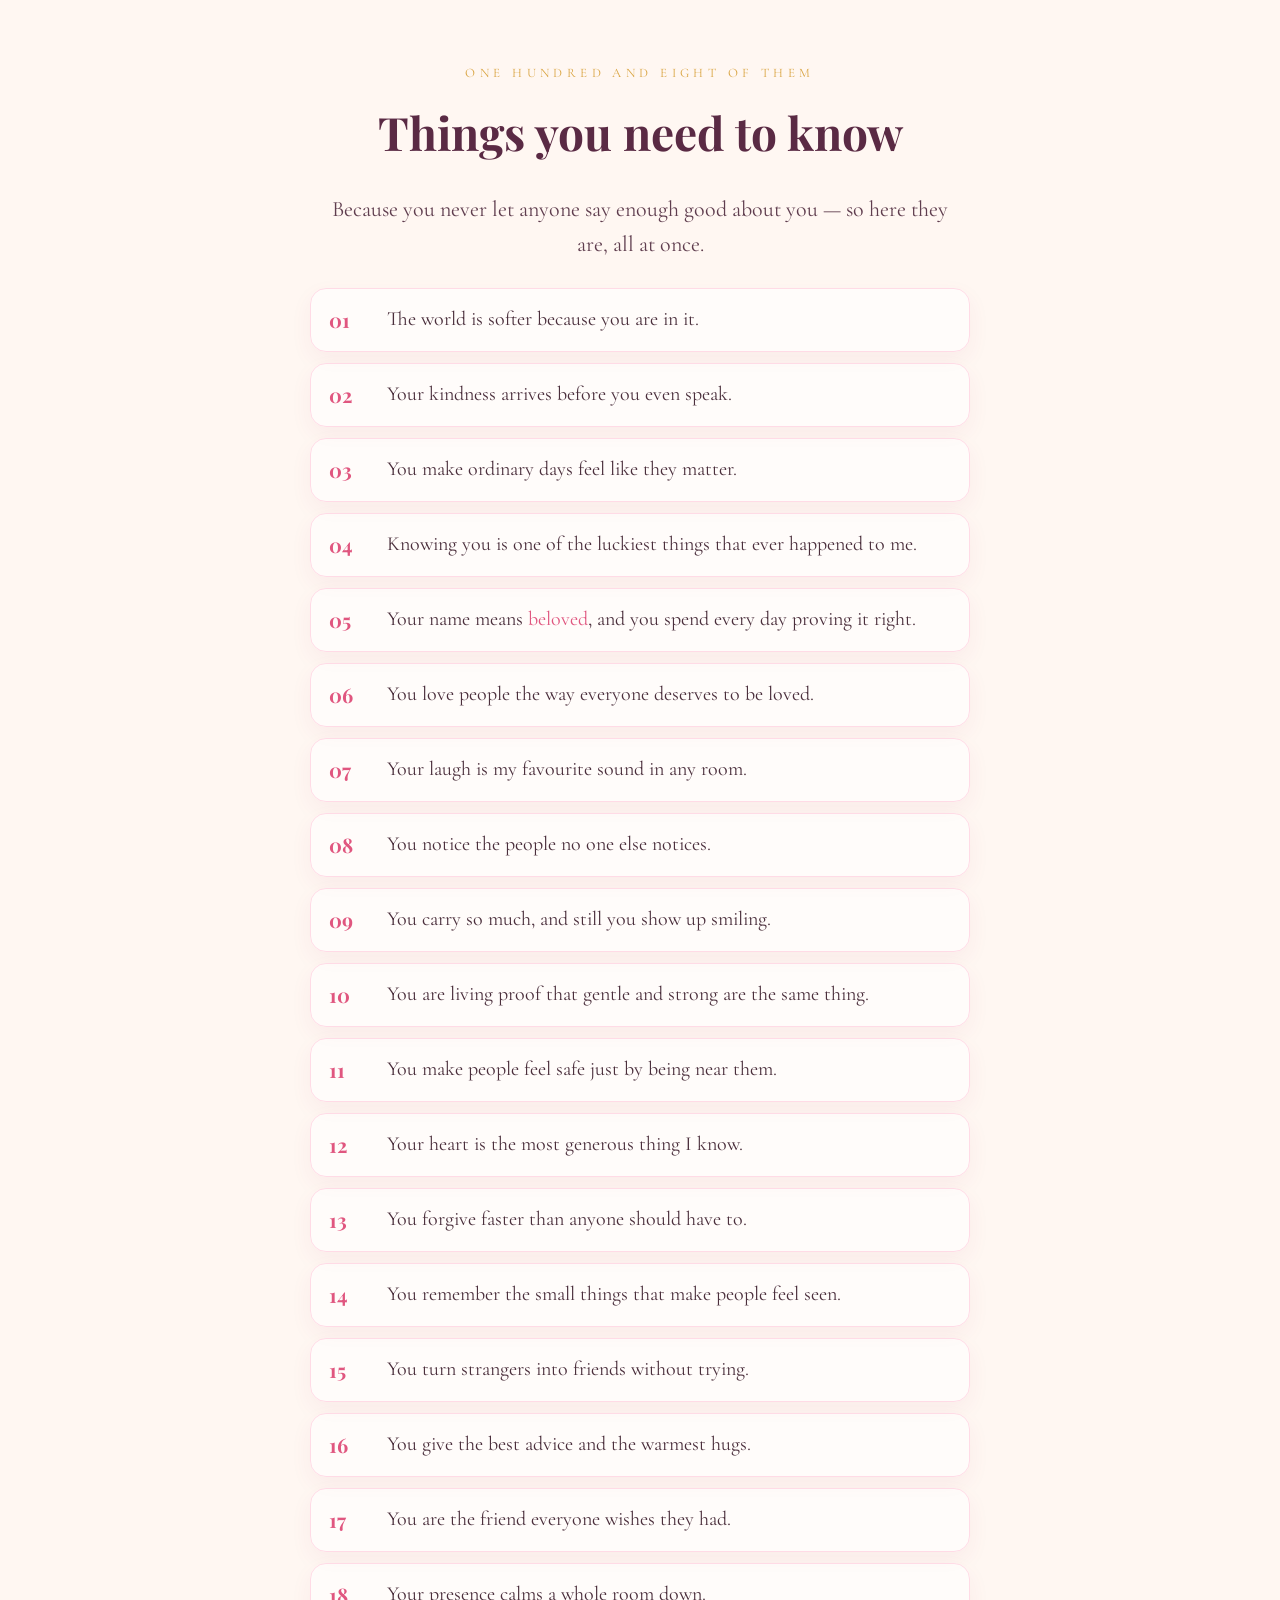
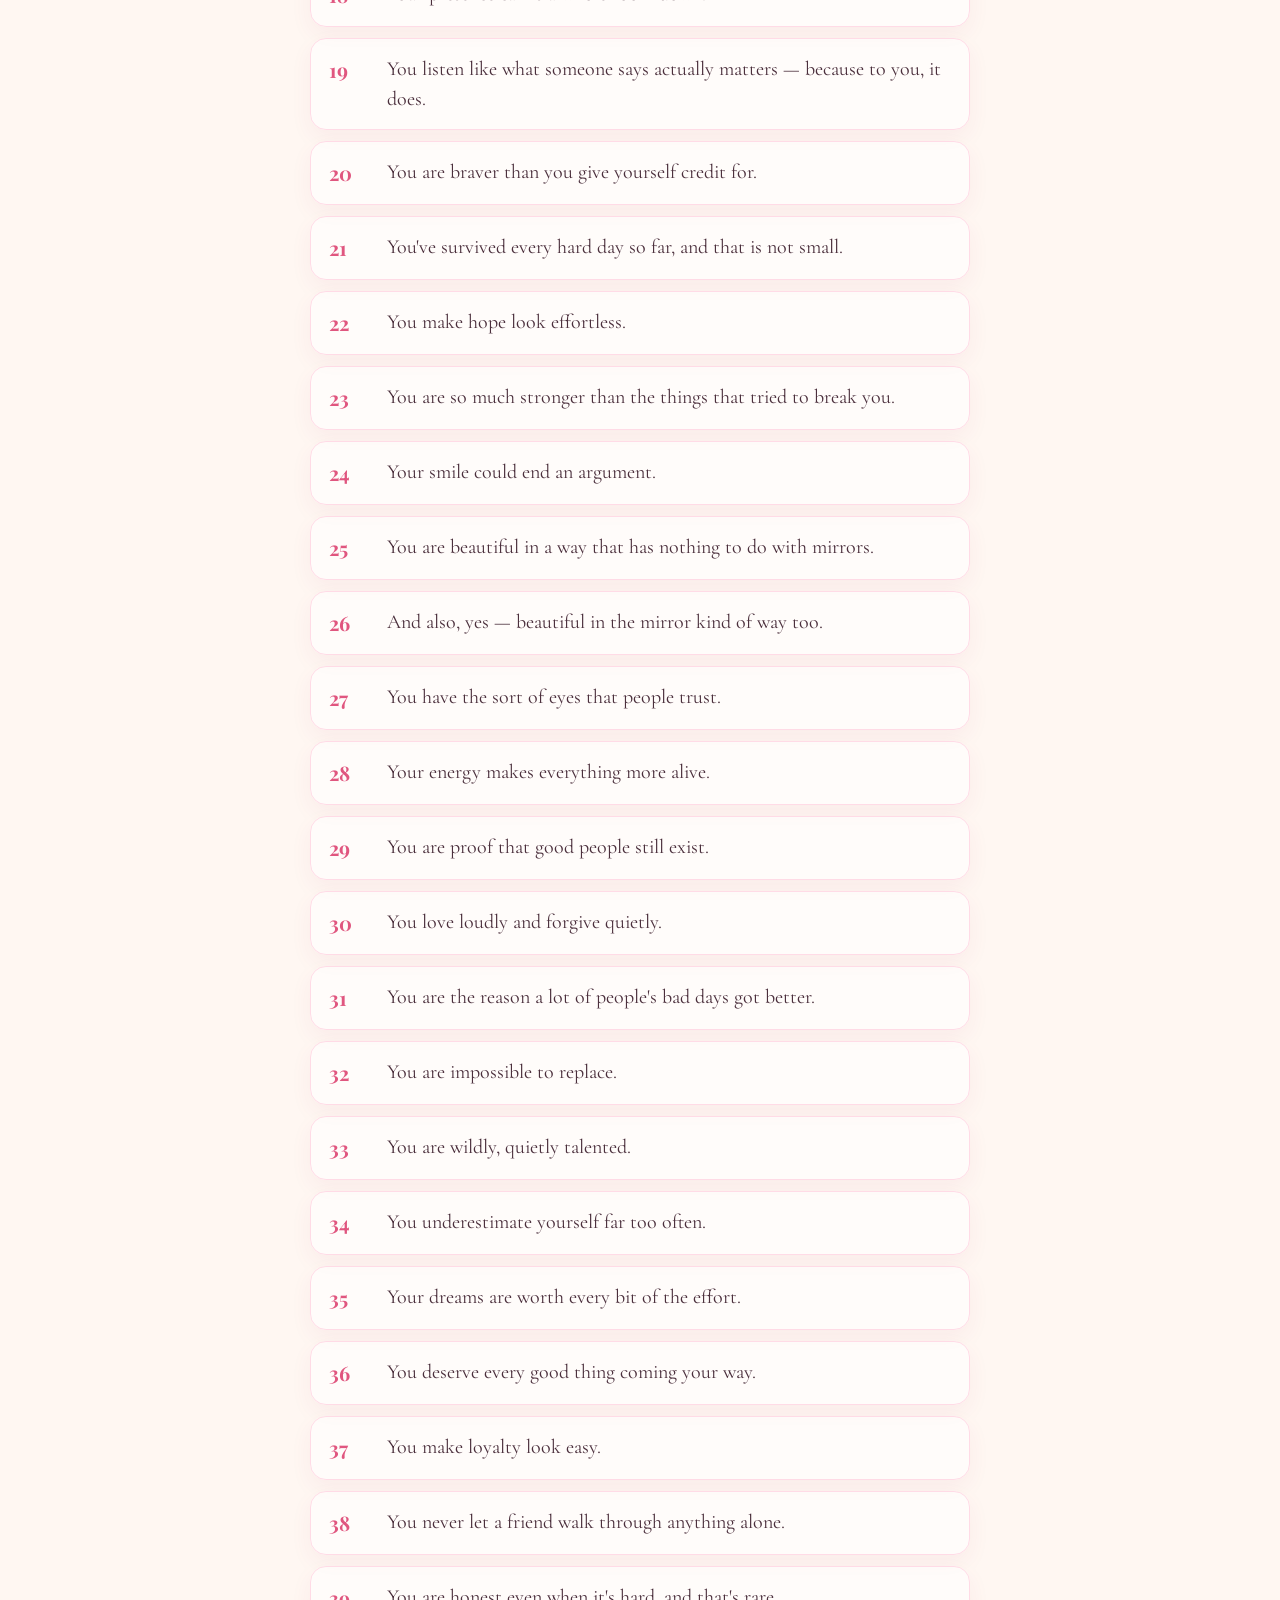
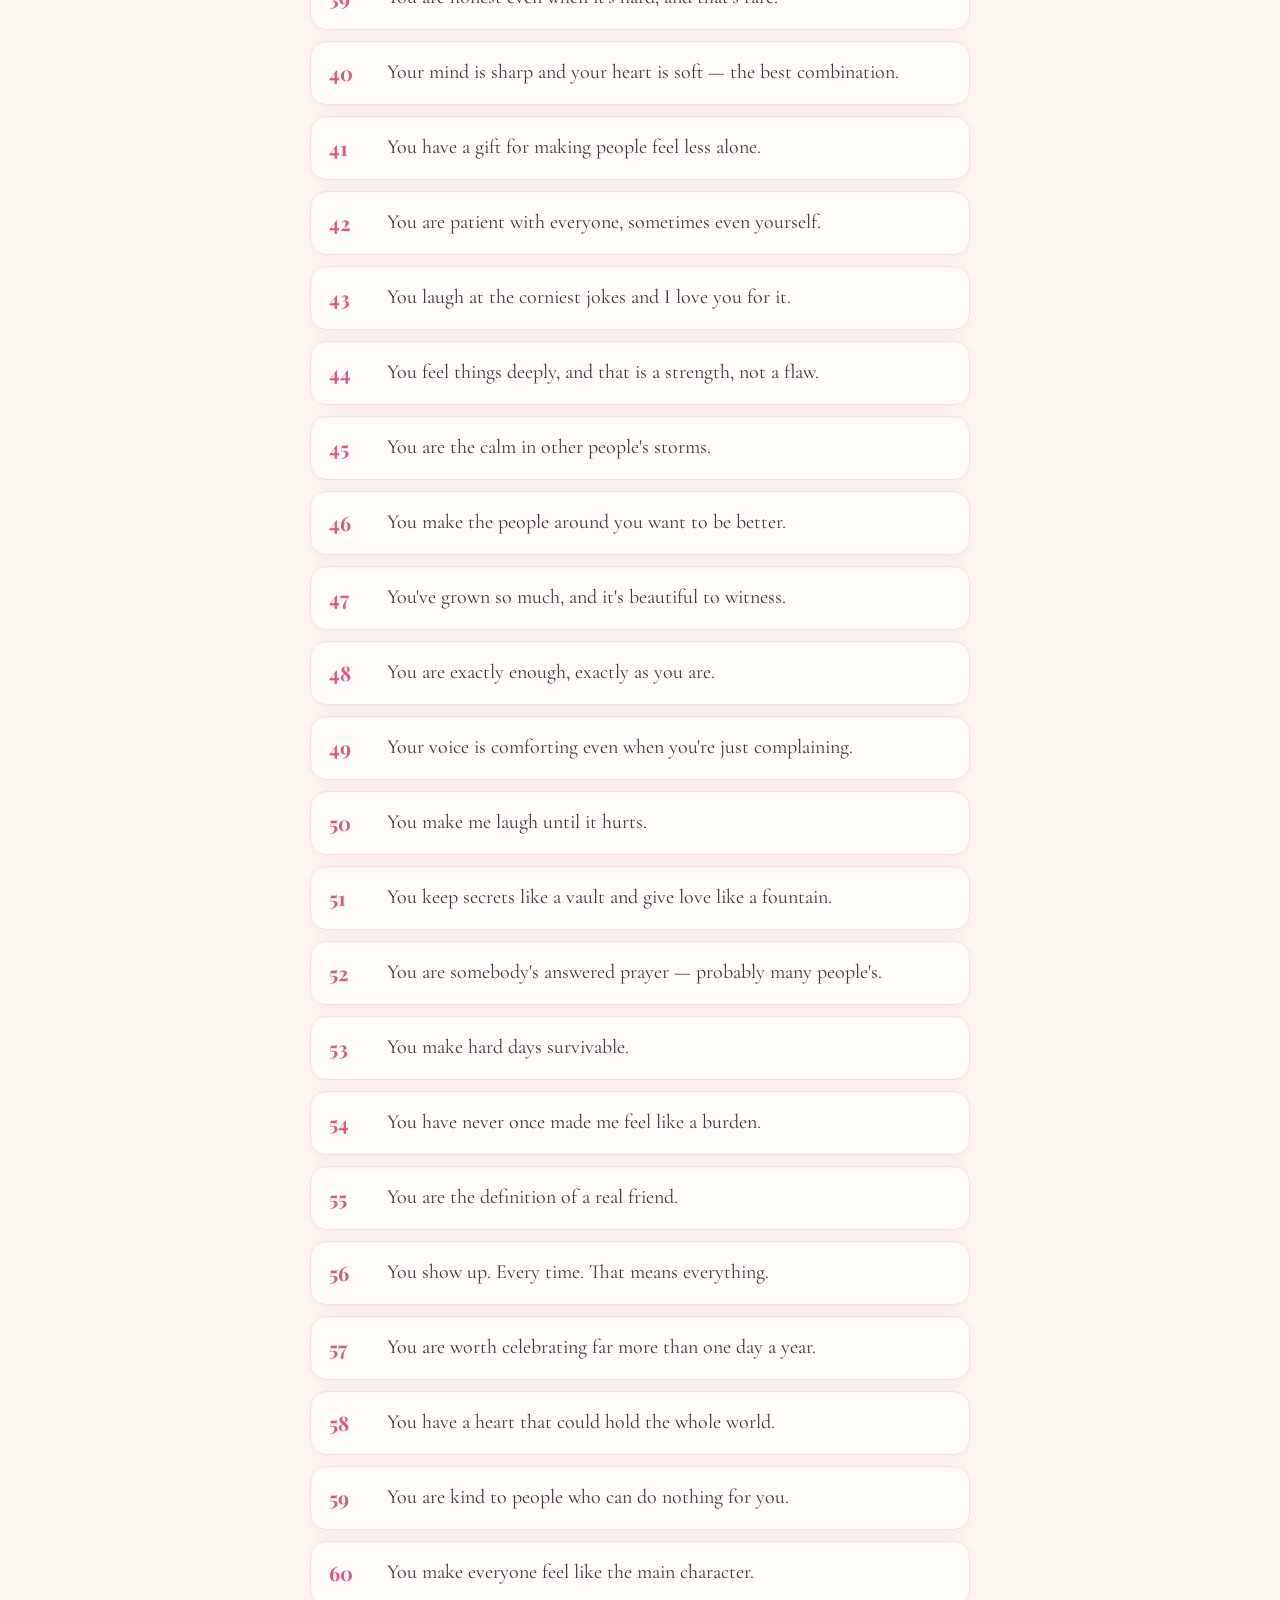
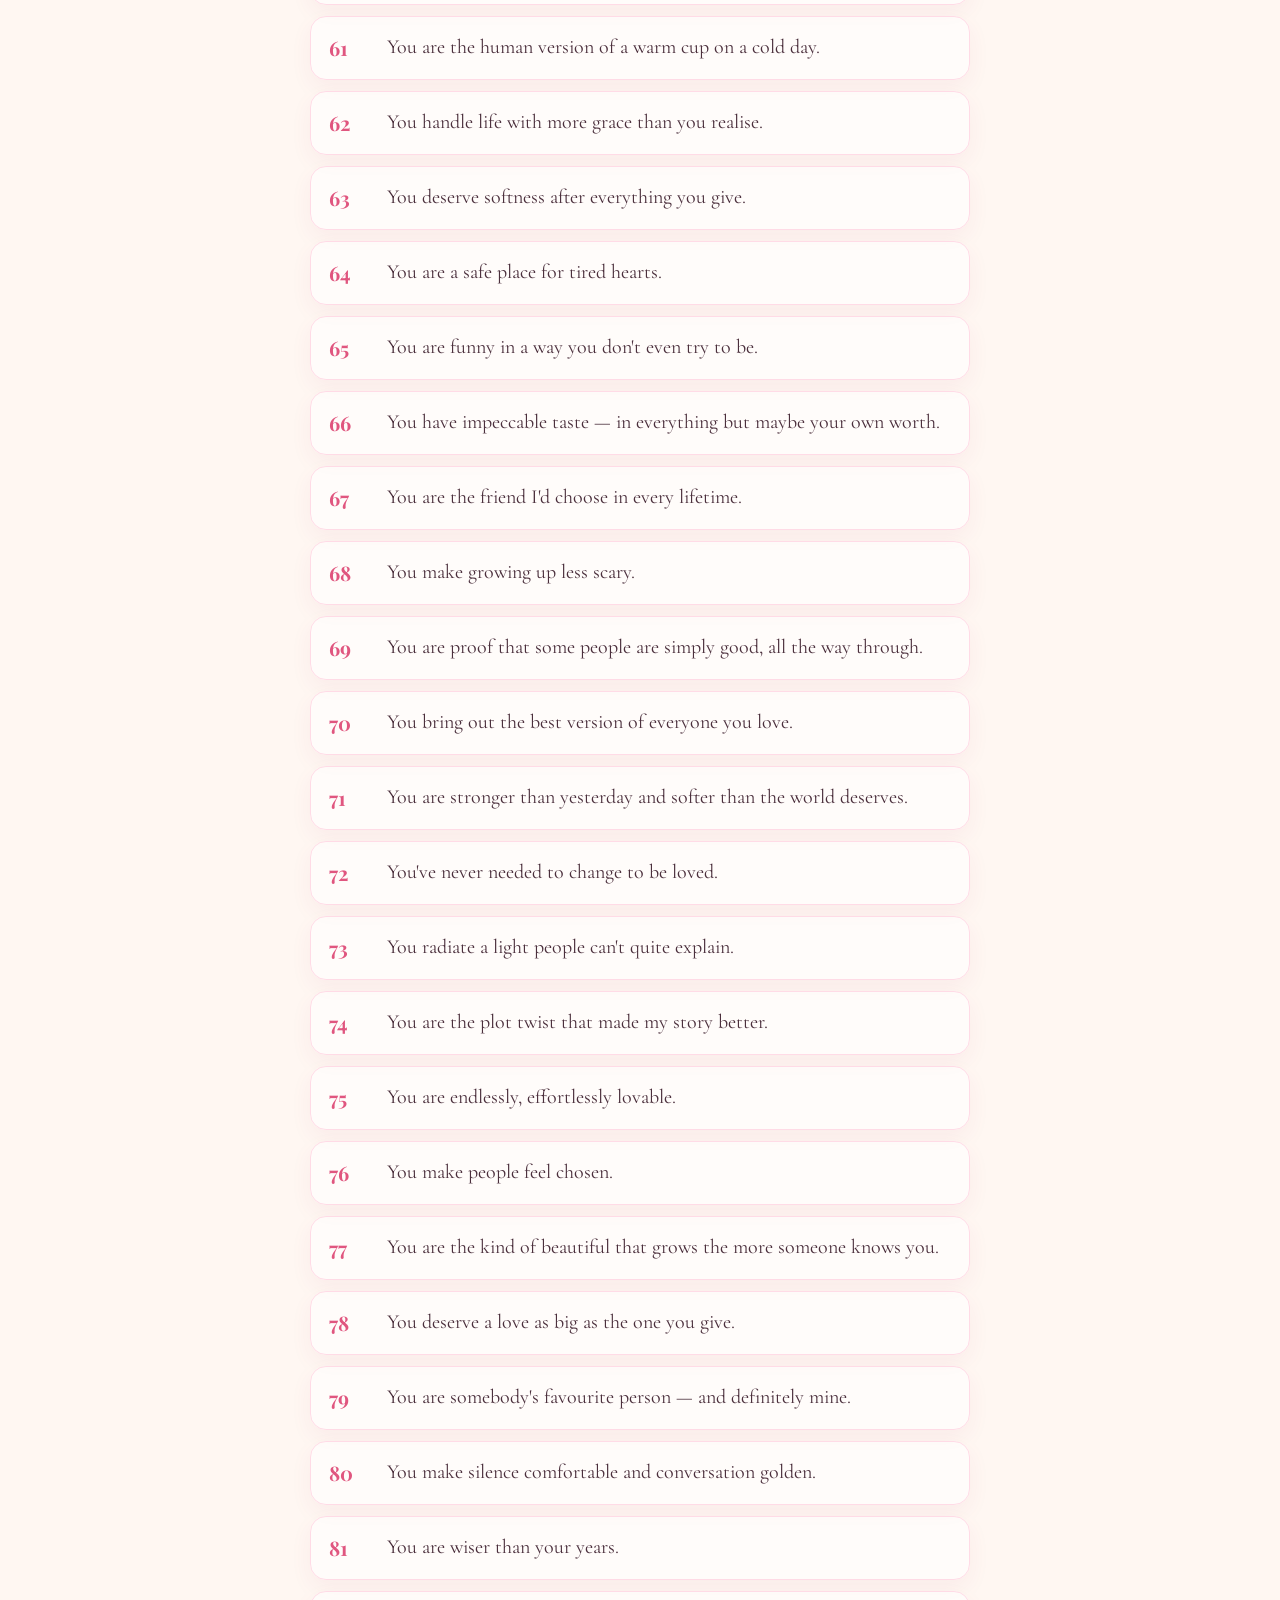
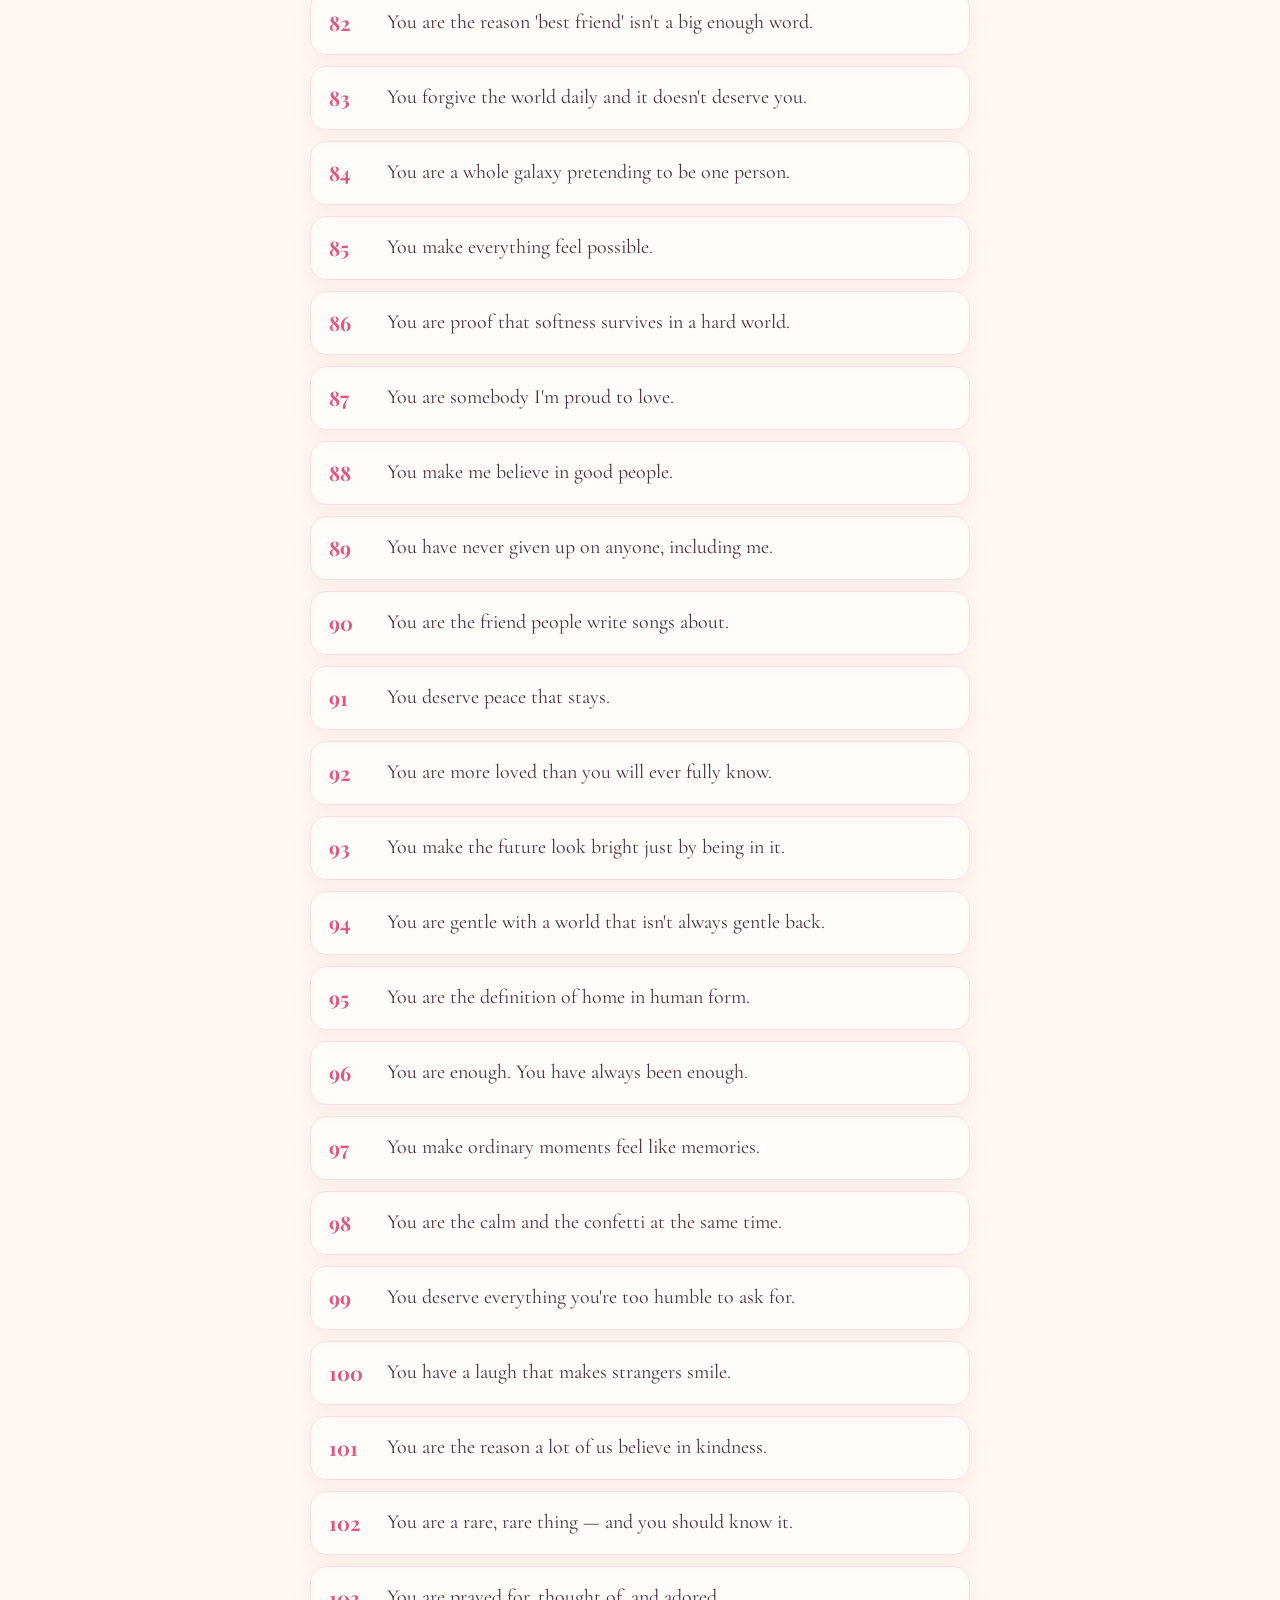
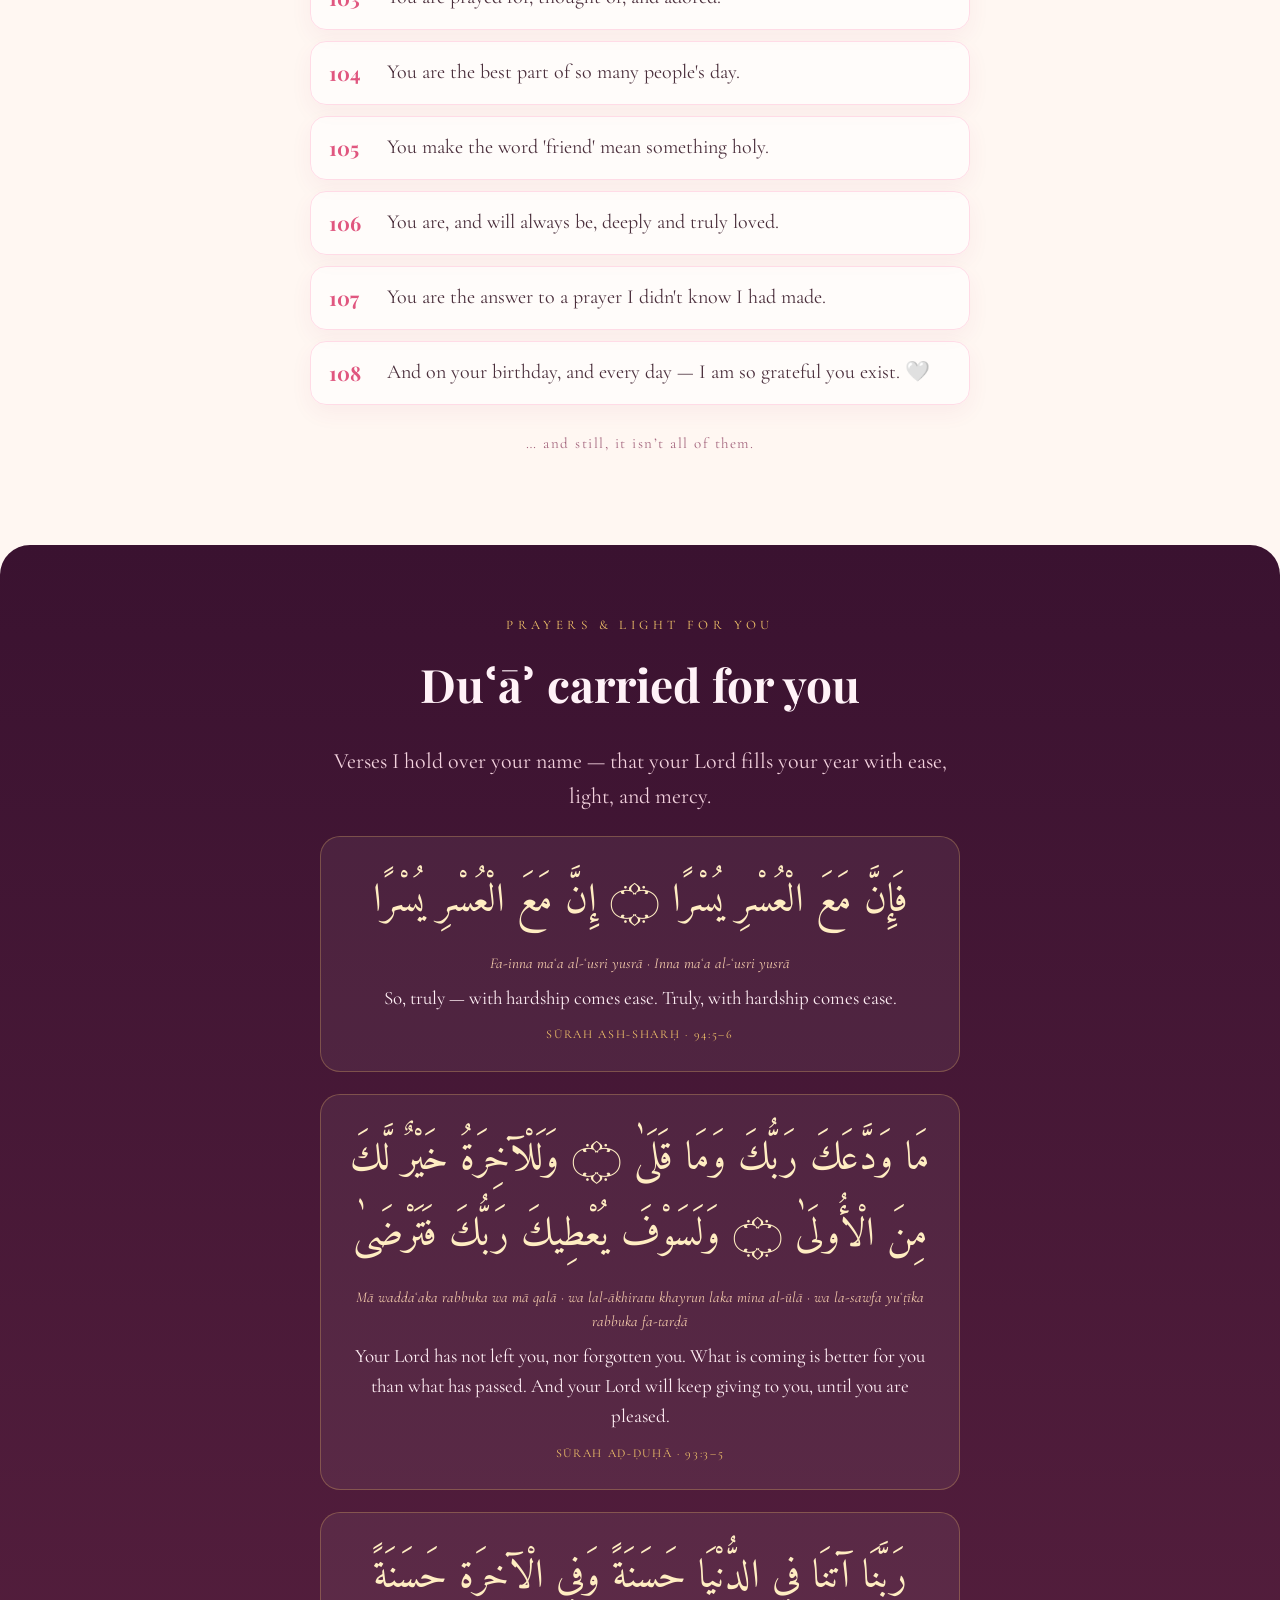
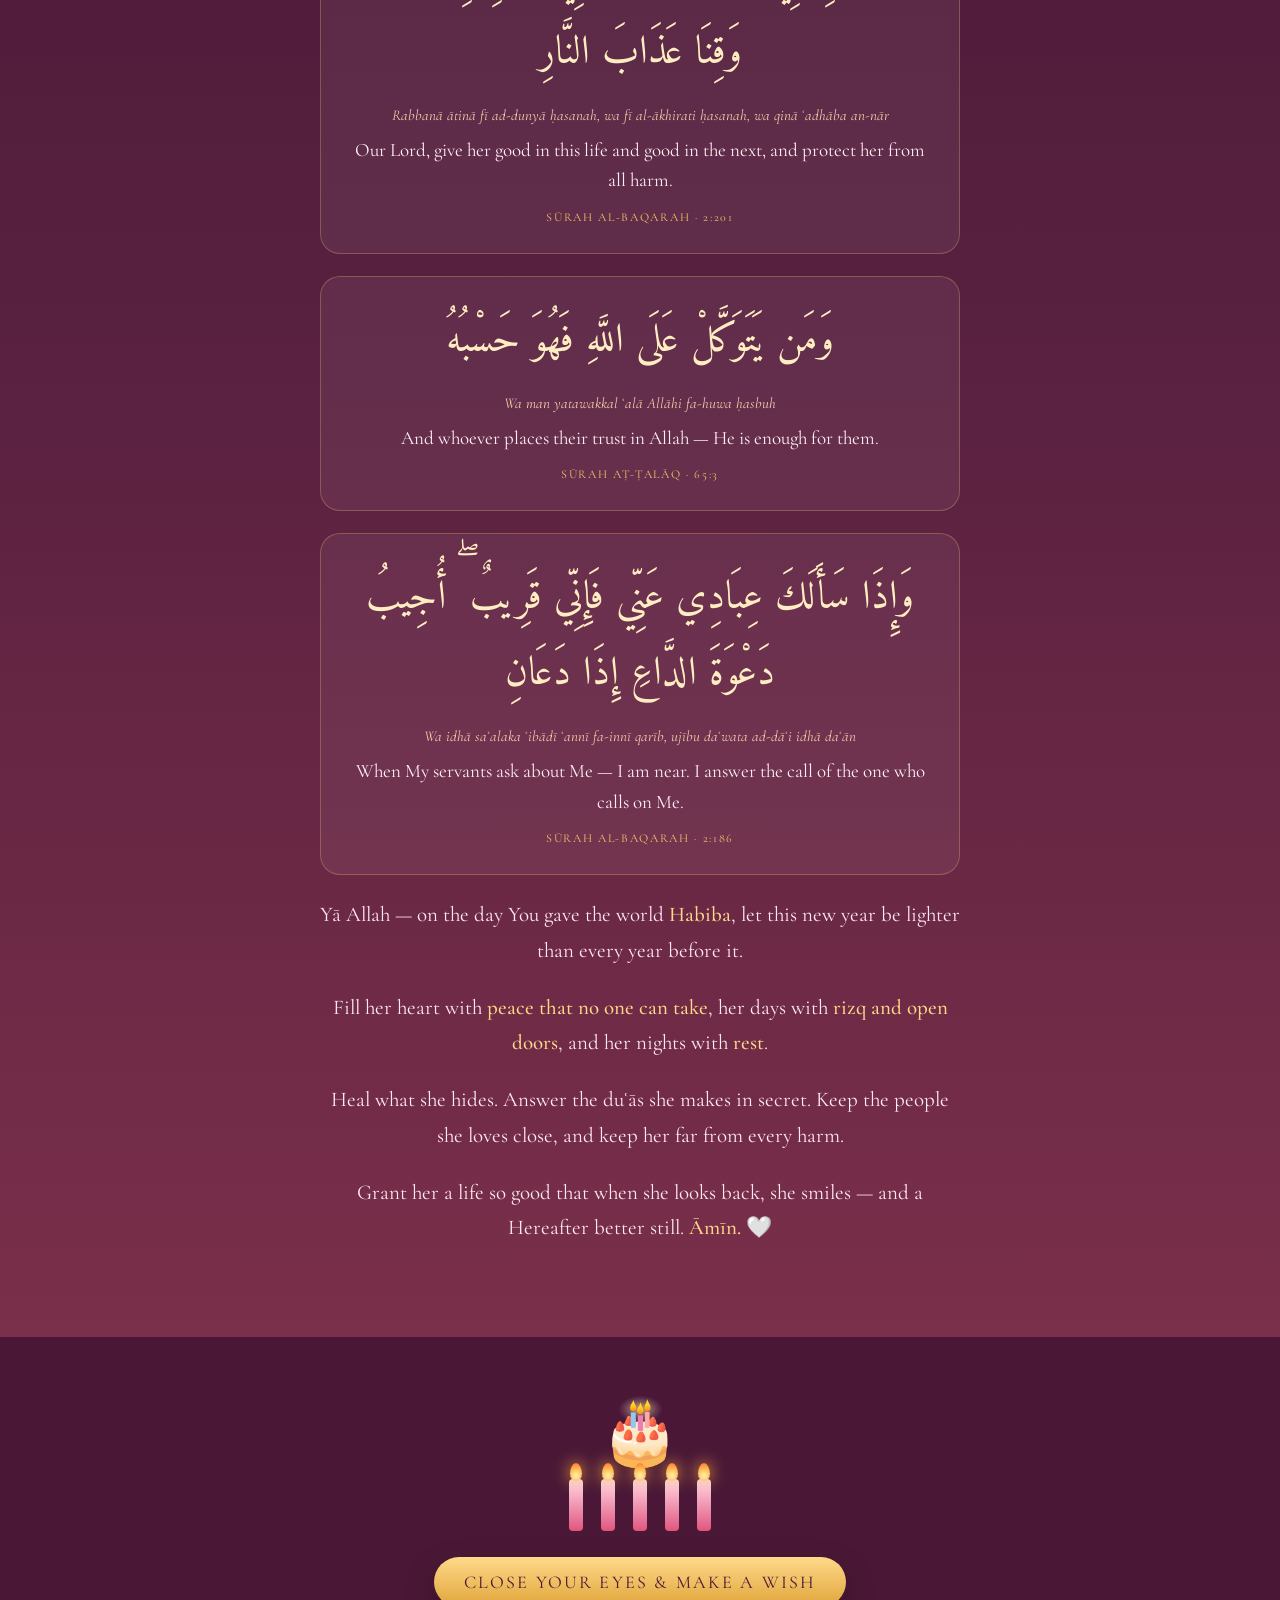
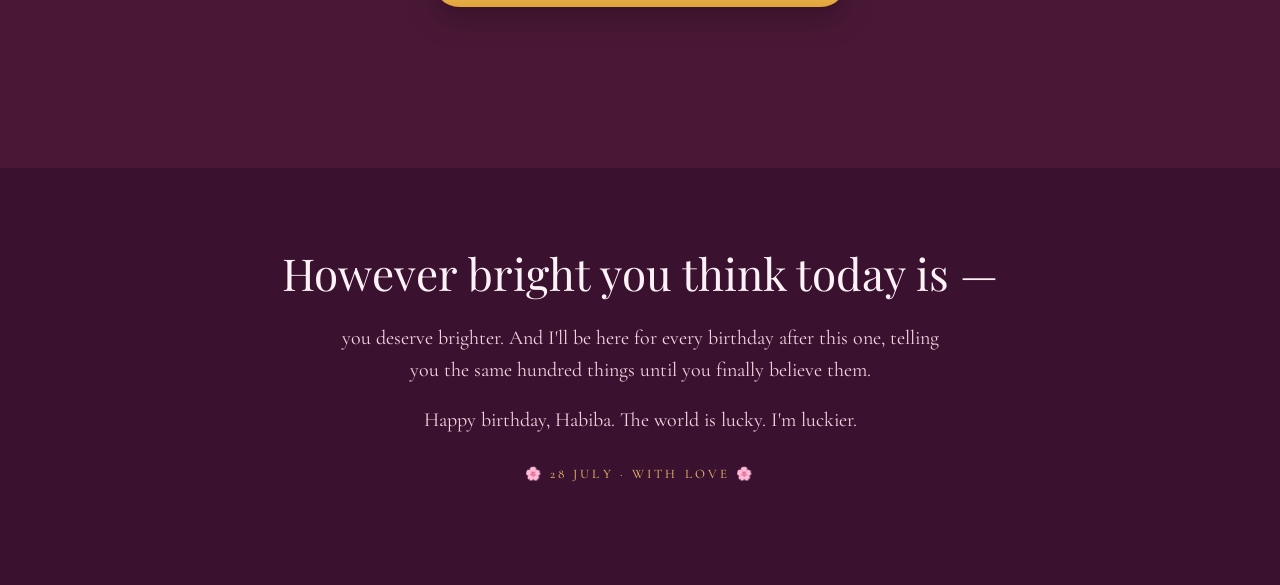
<file: docs/read/index.html>
<!DOCTYPE html>
<html lang="en">
<head>
<meta charset="UTF-8">
<meta name="viewport" content="width=device-width, initial-scale=1, viewport-fit=cover">
<title>Live Dispatch</title>
<meta name="theme-color" content="#2a1220">
<!-- Ordinary news-site preview so nothing about the surprise shows in a link preview -->
<meta property="og:site_name" content="Live Dispatch">
<meta property="og:title" content="Live Dispatch">
<meta property="og:description" content="The news, with its history attached.">
<meta name="twitter:card" content="summary">
<meta name="twitter:title" content="Live Dispatch">
<meta name="twitter:description" content="The news, with its history attached.">
<link rel="preconnect" href="https://fonts.googleapis.com">
<link rel="preconnect" href="https://fonts.gstatic.com" crossorigin>
<link href="https://fonts.googleapis.com/css2?family=Playfair+Display:ital,wght@0,500;0,700;1,500&family=Cormorant+Garamond:ital,wght@0,400;0,500;1,400&family=Amiri:ital@0;1&display=swap" rel="stylesheet">
<style>
  :root{
    --ink:#3a1f2b; --rose:#e0567f; --rose-deep:#b23566; --gold:#d9a441;
    --blush:#ffe6ee; --cream:#fff7f2; --plum:#5a2a44;
    --serif:'Playfair Display', Georgia, 'Times New Roman', serif;
    --body:'Cormorant Garamond', Georgia, serif;
    --arab:'Amiri', 'Geeza Pro', 'Traditional Arabic', serif;
  }
  *{box-sizing:border-box;}
  html,body{margin:0;padding:0;}
  body{
    font-family:var(--body);
    color:var(--ink);
    background:
      radial-gradient(1200px 700px at 50% -10%, #ffd9e6 0%, #ffe9f0 30%, #fff7f2 60%),
      linear-gradient(180deg,#fff7f2,#ffeef4);
    -webkit-font-smoothing:antialiased;
    overflow-x:hidden;
    text-align:center;
    line-height:1.6;
  }
  .wrap{ max-width:820px; margin:0 auto; padding:0 22px; position:relative; z-index:2; }

  /* falling petals */
  .petals{ position:fixed; inset:0; pointer-events:none; z-index:1; overflow:hidden; }
  .petal{ position:absolute; top:-8vh; font-size:20px; opacity:.8; animation:fall linear infinite; }
  @keyframes fall{
    0%{ transform:translateY(-10vh) rotate(0deg); opacity:0; }
    10%{ opacity:.9; }
    100%{ transform:translateY(112vh) rotate(360deg); opacity:.15; }
  }

  /* ---- Hero ---- */
  .hero{ min-height:100svh; display:flex; flex-direction:column; align-items:center; justify-content:center; padding:40px 22px; }
  .kicker{
    font-family:var(--body); letter-spacing:.42em; text-transform:uppercase;
    font-size:14px; color:var(--rose-deep); margin-bottom:10px; opacity:0;
    animation:rise 1.2s .2s forwards;
  }
  .name{
    font-family:var(--serif); font-weight:700; color:var(--plum);
    font-size:clamp(64px,17vw,150px); line-height:.98; margin:6px 0 4px;
    background:linear-gradient(180deg,#b23566,#e0567f 55%,#d9a441);
    -webkit-background-clip:text; background-clip:text; -webkit-text-fill-color:transparent;
    opacity:0; animation:rise 1.3s .5s forwards; text-shadow:0 8px 30px rgba(178,53,102,.12);
  }
  .meaning{ font-style:italic; font-size:clamp(18px,4.5vw,24px); color:var(--rose-deep); opacity:0; animation:rise 1.3s .9s forwards; }
  .meaning b{ font-style:normal; }
  .hbd{ font-family:var(--serif); font-size:clamp(22px,6vw,34px); color:var(--plum); margin-top:26px; opacity:0; animation:rise 1.3s 1.2s forwards; }
  .sub-hbd{ font-size:clamp(15px,3.6vw,18px); color:#8a5c72; margin-top:4px; opacity:0; animation:rise 1.3s 1.5s forwards; }
  .scroll-hint{ margin-top:40px; font-size:13px; letter-spacing:.2em; text-transform:uppercase; color:var(--rose); opacity:0; animation:rise 1.3s 2s forwards, bob 2.4s 2.5s infinite; }
  @keyframes rise{ from{opacity:0; transform:translateY(22px);} to{opacity:1; transform:none;} }
  @keyframes bob{ 0%,100%{transform:translateY(0);} 50%{transform:translateY(7px);} }

  /* ---- Section frame ---- */
  section.block{ padding:70px 0; }
  .eyebrow{ font-family:var(--body); letter-spacing:.34em; text-transform:uppercase; font-size:13px; color:var(--gold); margin-bottom:12px; }
  .htitle{ font-family:var(--serif); font-weight:700; color:var(--plum); font-size:clamp(30px,7vw,46px); margin:0 0 22px; }
  .lead{ font-size:clamp(18px,4.6vw,22px); color:#5f3d4e; max-width:640px; margin:0 auto 8px; }

  /* ---- Letter ---- */
  .letter{
    background:rgba(255,255,255,.66); border:1px solid #ffd4e2; border-radius:22px;
    padding:34px 30px; max-width:660px; margin:0 auto; text-align:left;
    box-shadow:0 20px 50px rgba(178,53,102,.10); backdrop-filter:blur(4px);
  }
  .letter p{ font-size:clamp(17px,4.4vw,20px); color:#4b2f3c; margin:0 0 15px; }
  .letter p:last-child{ margin-bottom:0; }
  .letter .sign{ font-family:var(--serif); font-style:italic; color:var(--rose-deep); margin-top:22px; }

  /* ---- Compliments cascade ---- */
  .comp-list{ max-width:660px; margin:26px auto 0; }
  .comp{
    display:flex; gap:16px; align-items:flex-start; text-align:left;
    padding:15px 18px; margin:11px 0; border-radius:16px;
    background:rgba(255,255,255,.62); border:1px solid #ffdbe6;
    opacity:0; transform:translateY(24px); transition:opacity .7s, transform .7s;
    box-shadow:0 8px 22px rgba(178,53,102,.06);
  }
  .comp.show{ opacity:1; transform:none; }
  .comp .no{ font-family:var(--serif); font-weight:700; color:var(--rose); font-size:20px; min-width:42px; }
  .comp .txt{ font-size:clamp(17px,4.4vw,20px); color:#4b2f3c; line-height:1.5; }
  .comp .heart{ color:var(--rose); }
  .comp-count{ font-family:var(--body); font-size:15px; color:#a4667e; letter-spacing:.1em; margin-top:26px; }

  /* ---- Duaa / ayah ---- */
  .prayers{ background:linear-gradient(180deg,#3a1230,#5a2140 60%,#7a2f4a); color:#ffe9f1; margin-top:20px; border-radius:30px 30px 0 0; }
  .prayers .eyebrow{ color:#f4c66a; }
  .prayers .htitle{ color:#fff2f7; }
  .prayers .lead{ color:#f4d3df; }
  .ayah{
    max-width:640px; margin:22px auto; padding:26px 24px;
    background:rgba(255,255,255,.06); border:1px solid rgba(244,198,106,.28);
    border-radius:20px;
  }
  .ayah .ar{ font-family:var(--arab); font-size:clamp(26px,7vw,40px); line-height:1.9; color:#ffedc2; direction:rtl; margin-bottom:12px; }
  .ayah .tr{ font-style:italic; color:#f6cdad; font-size:15px; margin-bottom:8px; }
  .ayah .en{ font-size:clamp(16px,4.3vw,19px); color:#ffeef4; }
  .ayah .ref{ font-family:var(--body); letter-spacing:.14em; text-transform:uppercase; font-size:12px; color:#f4c66a; margin-top:12px; }
  .duaa{ max-width:640px; margin:16px auto; font-size:clamp(17px,4.5vw,21px); color:#ffe9f1; line-height:1.7; }
  .duaa b{ color:#ffd98a; font-weight:500; }

  /* ---- Candles / wish ---- */
  .wishwrap{ background:#4a1836; color:#ffe9f1; padding:64px 0 90px; }
  .cake{ font-size:64px; line-height:1; margin-bottom:6px; }
  .candles{ display:flex; gap:18px; justify-content:center; margin:14px 0 26px; }
  .candle{ position:relative; width:14px; height:52px; background:linear-gradient(#ffd9e6,#e0567f); border-radius:4px; }
  .flame{ position:absolute; top:-16px; left:50%; transform:translateX(-50%); width:12px; height:18px; border-radius:50% 50% 50% 50%/60% 60% 40% 40%; background:radial-gradient(circle at 50% 70%, #fff3b0, #ffb347 55%, #ff6a3d); box-shadow:0 0 16px #ffb347; animation:flick .5s infinite alternate; transform-origin:bottom; }
  @keyframes flick{ from{transform:translateX(-50%) scaleY(1) rotate(-3deg);} to{transform:translateX(-50%) scaleY(1.12) rotate(3deg);} }
  .candle.out .flame{ opacity:0; transition:opacity .3s; }
  .wishbtn{
    font-family:var(--body); font-size:18px; letter-spacing:.12em; text-transform:uppercase;
    color:#4a1836; background:linear-gradient(180deg,#ffd98a,#e0a53a); border:none;
    padding:14px 30px; border-radius:999px; cursor:pointer; box-shadow:0 12px 30px rgba(0,0,0,.25);
  }
  .wishbtn:hover{ filter:brightness(1.06); }
  .wishmsg{ font-family:var(--serif); font-size:clamp(22px,6vw,32px); color:#ffd98a; margin-top:26px; min-height:1.4em; opacity:0; transition:opacity .8s; }
  .wishmsg.show{ opacity:1; }

  /* ---- Closing ---- */
  .closing{ padding:70px 22px 100px; background:#3a1230; color:#ffe9f1; }
  .closing .big{ font-family:var(--serif); font-size:clamp(28px,7vw,44px); color:#fff2f7; margin:0 0 14px; }
  .closing p{ font-size:clamp(17px,4.5vw,20px); color:#f4d3df; max-width:600px; margin:0 auto 10px; }
  .stamp{ margin-top:28px; font-family:var(--body); letter-spacing:.24em; text-transform:uppercase; font-size:13px; color:#f4c66a; }

  /* confetti canvas */
  #confetti{ position:fixed; inset:0; pointer-events:none; z-index:5; }

  @media (prefers-reduced-motion:reduce){ *{ animation:none !important; } .comp{ opacity:1; transform:none; } }
</style>
</head>
<body>

<canvas id="confetti"></canvas>
<div class="petals" id="petals"></div>

<!-- HERO -->
<header class="hero">
  <div class="wrap">
    <div class="kicker">28 July · Her Day</div>
    <h1 class="name">Habiba</h1>
    <div class="meaning">حبيبة — <b>the beloved one</b>. Named for love, and a lifetime of proving it true.</div>
    <div class="hbd">Happy Birthday 🌸</div>
    <div class="sub-hbd">عيد ميلاد سعيد · Joyeux anniversaire</div>
    <div class="scroll-hint">scroll, this is all for you ↓</div>
  </div>
</header>

<!-- LETTER -->
<section class="block">
  <div class="wrap">
    <div class="eyebrow">A letter, first</div>
    <h2 class="htitle">Before anything else</h2>
    <div class="letter">
      <p>Habiba,</p>
      <p>Today the whole year pauses to celebrate the fact that you were born — and honestly, it should. The world got warmer the day you arrived in it, and it has been warmer every day you've stayed.</p>
      <p>I made you this little corner of light because words in a message felt too small. You deserve more than a text. You deserve a hundred of them, and prayers on top, and a day that reminds you exactly how loved you are.</p>
      <p>So take your time here. Read every line slowly. Every single one is true.</p>
      <p class="sign">— with all my heart, your best friend 💛</p>
    </div>
  </div>
</section>

<!-- COMPLIMENTS -->
<section class="block">
  <div class="wrap">
    <div class="eyebrow">One hundred and eight of them</div>
    <h2 class="htitle">Things you need to know</h2>
    <p class="lead">Because you never let anyone say enough good about you — so here they are, all at once.</p>
    <div class="comp-list" id="comps"></div>
    <div class="comp-count" id="compcount"></div>
  </div>
</section>

<!-- PRAYERS -->
<section class="block prayers">
  <div class="wrap">
    <div class="eyebrow">Prayers & light for you</div>
    <h2 class="htitle">Duʿāʾ carried for you</h2>
    <p class="lead">Verses I hold over your name — that your Lord fills your year with ease, light, and mercy.</p>

    <div class="ayah">
      <div class="ar">فَإِنَّ مَعَ الْعُسْرِ يُسْرًا ۝ إِنَّ مَعَ الْعُسْرِ يُسْرًا</div>
      <div class="tr">Fa-inna maʿa al-ʿusri yusrā · Inna maʿa al-ʿusri yusrā</div>
      <div class="en">So, truly — with hardship comes ease. Truly, with hardship comes ease.</div>
      <div class="ref">Sūrah Ash-Sharḥ · 94:5–6</div>
    </div>

    <div class="ayah">
      <div class="ar">مَا وَدَّعَكَ رَبُّكَ وَمَا قَلَىٰ ۝ وَلَلْآخِرَةُ خَيْرٌ لَّكَ مِنَ الْأُولَىٰ ۝ وَلَسَوْفَ يُعْطِيكَ رَبُّكَ فَتَرْضَىٰ</div>
      <div class="tr">Mā waddaʿaka rabbuka wa mā qalā · wa lal-ākhiratu khayrun laka mina al-ūlā · wa la-sawfa yuʿṭīka rabbuka fa-tarḍā</div>
      <div class="en">Your Lord has not left you, nor forgotten you. What is coming is better for you than what has passed. And your Lord will keep giving to you, until you are pleased.</div>
      <div class="ref">Sūrah Aḍ-Ḍuḥā · 93:3–5</div>
    </div>

    <div class="ayah">
      <div class="ar">رَبَّنَا آتِنَا فِي الدُّنْيَا حَسَنَةً وَفِي الْآخِرَةِ حَسَنَةً وَقِنَا عَذَابَ النَّارِ</div>
      <div class="tr">Rabbanā ātinā fī ad-dunyā ḥasanah, wa fī al-ākhirati ḥasanah, wa qinā ʿadhāba an-nār</div>
      <div class="en">Our Lord, give her good in this life and good in the next, and protect her from all harm.</div>
      <div class="ref">Sūrah Al-Baqarah · 2:201</div>
    </div>

    <div class="ayah">
      <div class="ar">وَمَن يَتَوَكَّلْ عَلَى اللَّهِ فَهُوَ حَسْبُهُ</div>
      <div class="tr">Wa man yatawakkal ʿalā Allāhi fa-huwa ḥasbuh</div>
      <div class="en">And whoever places their trust in Allah — He is enough for them.</div>
      <div class="ref">Sūrah Aṭ-Ṭalāq · 65:3</div>
    </div>

    <div class="ayah">
      <div class="ar">وَإِذَا سَأَلَكَ عِبَادِي عَنِّي فَإِنِّي قَرِيبٌ ۖ أُجِيبُ دَعْوَةَ الدَّاعِ إِذَا دَعَانِ</div>
      <div class="tr">Wa idhā saʾalaka ʿibādī ʿannī fa-innī qarīb, ujību daʿwata ad-dāʿi idhā daʿān</div>
      <div class="en">When My servants ask about Me — I am near. I answer the call of the one who calls on Me.</div>
      <div class="ref">Sūrah Al-Baqarah · 2:186</div>
    </div>

    <div class="duaa">
      <p>Yā Allah — on the day You gave the world <b>Habiba</b>, let this new year be lighter than every year before it.</p>
      <p>Fill her heart with <b>peace that no one can take</b>, her days with <b>rizq and open doors</b>, and her nights with <b>rest</b>.</p>
      <p>Heal what she hides. Answer the duʿās she makes in secret. Keep the people she loves close, and keep her far from every harm.</p>
      <p>Grant her a life so good that when she looks back, she smiles — and a Hereafter better still. <b>Āmīn.</b> 🤍</p>
    </div>
  </div>
</section>

<!-- WISH -->
<section class="wishwrap">
  <div class="wrap">
    <div class="cake">🎂</div>
    <div class="candles" id="candles">
      <div class="candle"><div class="flame"></div></div>
      <div class="candle"><div class="flame"></div></div>
      <div class="candle"><div class="flame"></div></div>
      <div class="candle"><div class="flame"></div></div>
      <div class="candle"><div class="flame"></div></div>
    </div>
    <button class="wishbtn" id="wishbtn">Close your eyes &amp; make a wish</button>
    <div class="wishmsg" id="wishmsg"></div>
  </div>
</section>

<!-- CLOSING -->
<footer class="closing">
  <div class="wrap">
    <div class="big">However bright you think today is —</div>
    <p>you deserve brighter. And I'll be here for every birthday after this one, telling you the same hundred things until you finally believe them.</p>
    <p style="margin-top:18px;">Happy birthday, Habiba. The world is lucky. I'm luckier.</p>
    <div class="stamp">🌸 28 July · with love 🌸</div>
  </div>
</footer>

<script>
// ---- petals ----
(function(){
  const box=document.getElementById('petals'), kinds=['🌸','🌷','💗','✨','🌹'];
  for(let i=0;i<26;i++){
    const p=document.createElement('div'); p.className='petal';
    p.textContent=kinds[i%kinds.length];
    p.style.left=(Math.random()*100)+'vw';
    p.style.animationDuration=(7+Math.random()*9)+'s';
    p.style.animationDelay=(-Math.random()*12)+'s';
    p.style.fontSize=(14+Math.random()*18)+'px';
    box.appendChild(p);
  }
})();

// ---- 108 compliments ----
const COMPLIMENTS = [
  "The world is softer because you are in it.",
  "Your kindness arrives before you even speak.",
  "You make ordinary days feel like they matter.",
  "Knowing you is one of the luckiest things that ever happened to me.",
  "Your name means <span class='heart'>beloved</span>, and you spend every day proving it right.",
  "You love people the way everyone deserves to be loved.",
  "Your laugh is my favourite sound in any room.",
  "You notice the people no one else notices.",
  "You carry so much, and still you show up smiling.",
  "You are living proof that gentle and strong are the same thing.",
  "You make people feel safe just by being near them.",
  "Your heart is the most generous thing I know.",
  "You forgive faster than anyone should have to.",
  "You remember the small things that make people feel seen.",
  "You turn strangers into friends without trying.",
  "You give the best advice and the warmest hugs.",
  "You are the friend everyone wishes they had.",
  "Your presence calms a whole room down.",
  "You listen like what someone says actually matters — because to you, it does.",
  "You are braver than you give yourself credit for.",
  "You've survived every hard day so far, and that is not small.",
  "You make hope look effortless.",
  "You are so much stronger than the things that tried to break you.",
  "Your smile could end an argument.",
  "You are beautiful in a way that has nothing to do with mirrors.",
  "And also, yes — beautiful in the mirror kind of way too.",
  "You have the sort of eyes that people trust.",
  "Your energy makes everything more alive.",
  "You are proof that good people still exist.",
  "You love loudly and forgive quietly.",
  "You are the reason a lot of people's bad days got better.",
  "You are impossible to replace.",
  "You are wildly, quietly talented.",
  "You underestimate yourself far too often.",
  "Your dreams are worth every bit of the effort.",
  "You deserve every good thing coming your way.",
  "You make loyalty look easy.",
  "You never let a friend walk through anything alone.",
  "You are honest even when it's hard, and that's rare.",
  "Your mind is sharp and your heart is soft — the best combination.",
  "You have a gift for making people feel less alone.",
  "You are patient with everyone, sometimes even yourself.",
  "You laugh at the corniest jokes and I love you for it.",
  "You feel things deeply, and that is a strength, not a flaw.",
  "You are the calm in other people's storms.",
  "You make the people around you want to be better.",
  "You've grown so much, and it's beautiful to witness.",
  "You are exactly enough, exactly as you are.",
  "Your voice is comforting even when you're just complaining.",
  "You make me laugh until it hurts.",
  "You keep secrets like a vault and give love like a fountain.",
  "You are somebody's answered prayer — probably many people's.",
  "You make hard days survivable.",
  "You have never once made me feel like a burden.",
  "You are the definition of a real friend.",
  "You show up. Every time. That means everything.",
  "You are worth celebrating far more than one day a year.",
  "You have a heart that could hold the whole world.",
  "You are kind to people who can do nothing for you.",
  "You make everyone feel like the main character.",
  "You are the human version of a warm cup on a cold day.",
  "You handle life with more grace than you realise.",
  "You deserve softness after everything you give.",
  "You are a safe place for tired hearts.",
  "You are funny in a way you don't even try to be.",
  "You have impeccable taste — in everything but maybe your own worth.",
  "You are the friend I'd choose in every lifetime.",
  "You make growing up less scary.",
  "You are proof that some people are simply good, all the way through.",
  "You bring out the best version of everyone you love.",
  "You are stronger than yesterday and softer than the world deserves.",
  "You've never needed to change to be loved.",
  "You radiate a light people can't quite explain.",
  "You are the plot twist that made my story better.",
  "You are endlessly, effortlessly lovable.",
  "You make people feel chosen.",
  "You are the kind of beautiful that grows the more someone knows you.",
  "You deserve a love as big as the one you give.",
  "You are somebody's favourite person — and definitely mine.",
  "You make silence comfortable and conversation golden.",
  "You are wiser than your years.",
  "You are the reason 'best friend' isn't a big enough word.",
  "You forgive the world daily and it doesn't deserve you.",
  "You are a whole galaxy pretending to be one person.",
  "You make everything feel possible.",
  "You are proof that softness survives in a hard world.",
  "You are somebody I'm proud to love.",
  "You make me believe in good people.",
  "You have never given up on anyone, including me.",
  "You are the friend people write songs about.",
  "You deserve peace that stays.",
  "You are more loved than you will ever fully know.",
  "You make the future look bright just by being in it.",
  "You are gentle with a world that isn't always gentle back.",
  "You are the definition of home in human form.",
  "You are enough. You have always been enough.",
  "You make ordinary moments feel like memories.",
  "You are the calm and the confetti at the same time.",
  "You deserve everything you're too humble to ask for.",
  "You have a laugh that makes strangers smile.",
  "You are the reason a lot of us believe in kindness.",
  "You are a rare, rare thing — and you should know it.",
  "You are prayed for, thought of, and adored.",
  "You are the best part of so many people's day.",
  "You make the word 'friend' mean something holy.",
  "You are, and will always be, deeply and truly loved.",
  "You are the answer to a prayer I didn't know I had made.",
  "And on your birthday, and every day — I am so grateful you exist. 🤍"
];

(function(){
  const box=document.getElementById('comps');
  COMPLIMENTS.forEach((c,i)=>{
    const d=document.createElement('div'); d.className='comp';
    d.innerHTML=`<div class="no">${String(i+1).padStart(2,'0')}</div><div class="txt">${c}</div>`;
    box.appendChild(d);
  });
  document.getElementById('compcount').textContent='… and still, it isn’t all of them.';
  const io=new IntersectionObserver((es)=>{
    es.forEach(e=>{ if(e.isIntersecting){ e.target.classList.add('show'); io.unobserve(e.target); } });
  },{threshold:.15});
  document.querySelectorAll('.comp').forEach(c=>io.observe(c));
})();

// ---- confetti ----
const cv=document.getElementById('confetti'), ctx=cv.getContext('2d');
let parts=[]; function size(){ cv.width=innerWidth; cv.height=innerHeight; } size(); addEventListener('resize',size);
const COL=['#e0567f','#d9a441','#ffd9e6','#b23566','#ffb347','#ff6a9a'];
function burst(n,originY){
  for(let i=0;i<n;i++) parts.push({
    x:Math.random()*cv.width, y:(originY!=null?originY:-20)+Math.random()*40,
    vx:(Math.random()-.5)*7, vy:Math.random()*5+2, g:.12,
    s:6+Math.random()*7, c:COL[i%COL.length], a:1, rot:Math.random()*6, vr:(Math.random()-.5)*.3
  });
}
function loop(){
  ctx.clearRect(0,0,cv.width,cv.height);
  parts.forEach(p=>{ p.vy+=p.g; p.x+=p.vx; p.y+=p.vy; p.rot+=p.vr; p.a-=.006;
    ctx.save(); ctx.globalAlpha=Math.max(0,p.a); ctx.translate(p.x,p.y); ctx.rotate(p.rot);
    ctx.fillStyle=p.c; ctx.fillRect(-p.s/2,-p.s/2,p.s,p.s*.6); ctx.restore();
  });
  parts=parts.filter(p=>p.a>0 && p.y<cv.height+30);
  requestAnimationFrame(loop);
}
loop();
setTimeout(()=>burst(140),400);   // welcome burst

// ---- make a wish ----
const wishes=[
  "Your wish is already on its way. 🌠",
  "Consider it heard — and held. 🤍",
  "May this be the year it all begins to go right for you.",
  "The candles are out. The blessings are in. 🌸",
  "Whatever you wished — you deserve it, and more."
];
document.getElementById('wishbtn').addEventListener('click',()=>{
  document.querySelectorAll('#candles .candle').forEach((c,i)=>setTimeout(()=>c.classList.add('out'), i*180));
  setTimeout(()=>{ burst(180, cv.height*0.35);
    const m=document.getElementById('wishmsg'); m.textContent=wishes[Math.floor(Math.random()*wishes.length)]; m.classList.add('show');
  }, 5*180+150);
});
</script>
</body>
</html>
</file>
